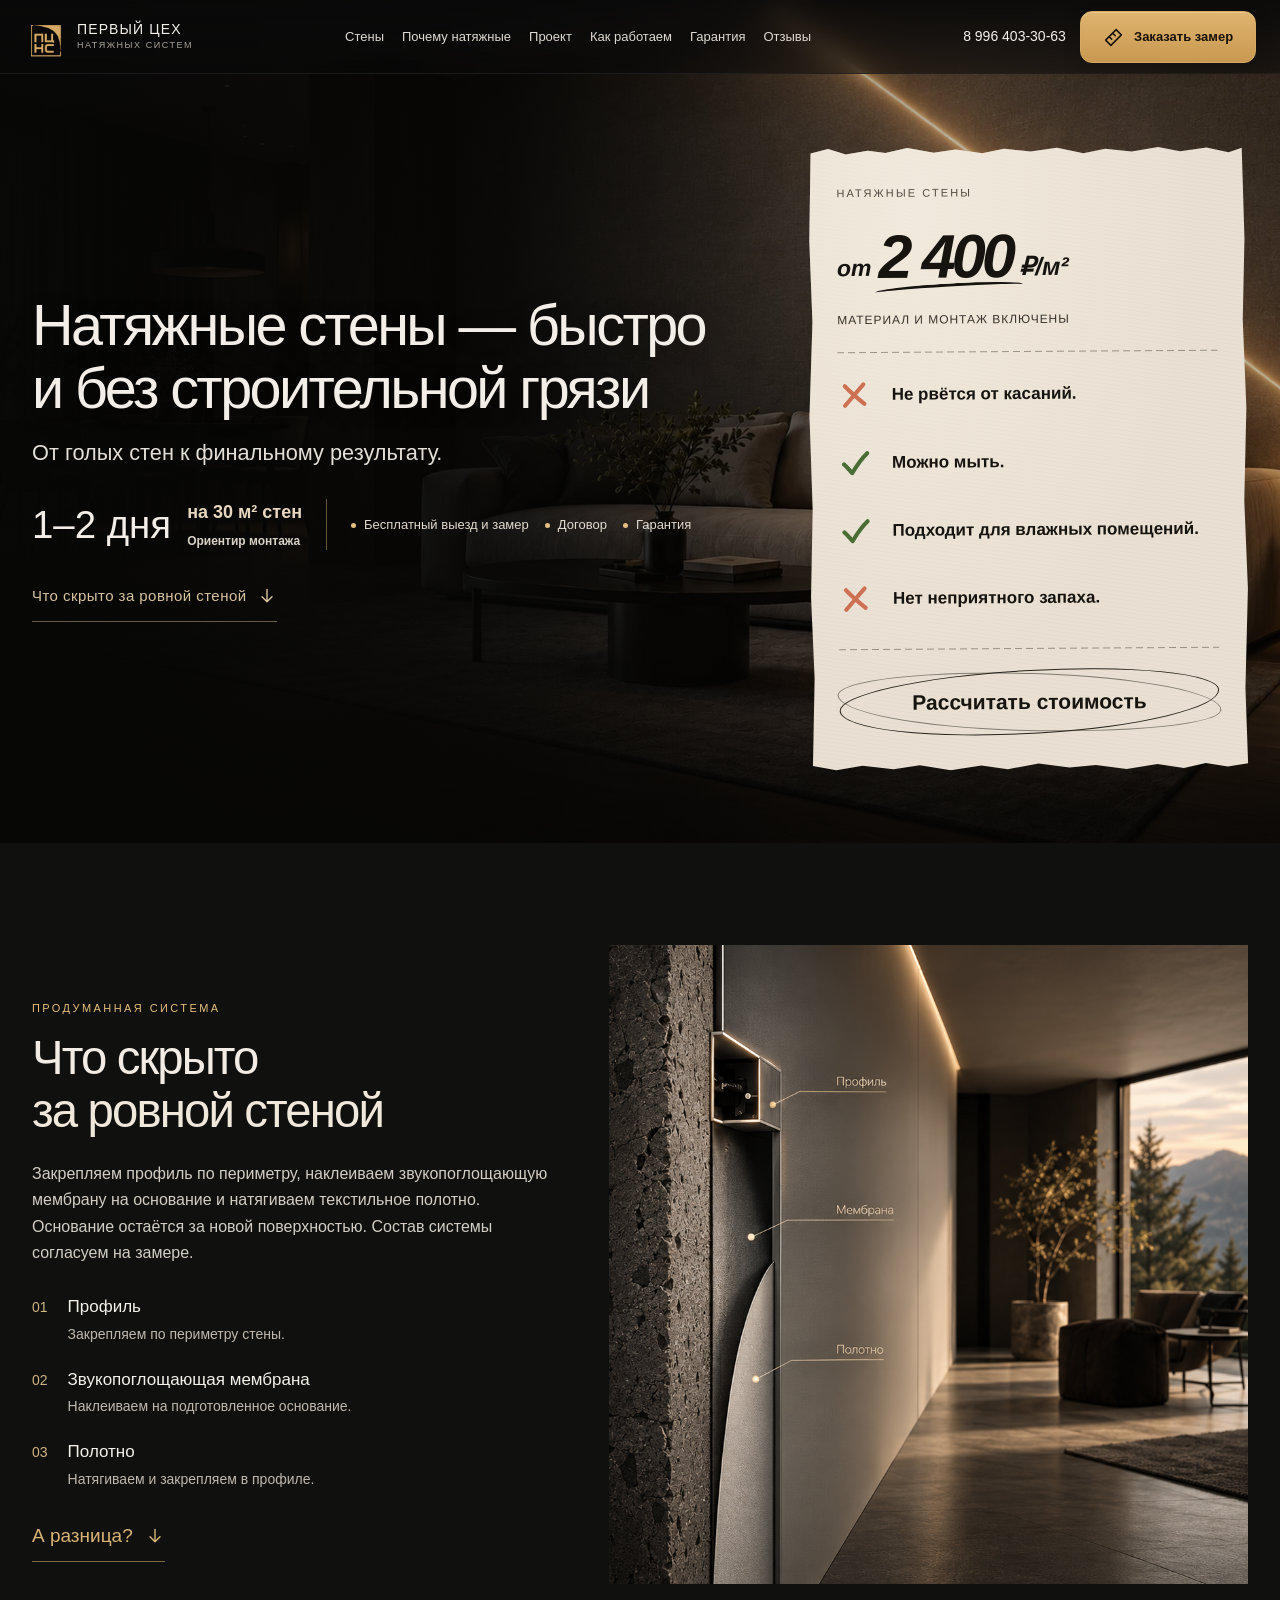
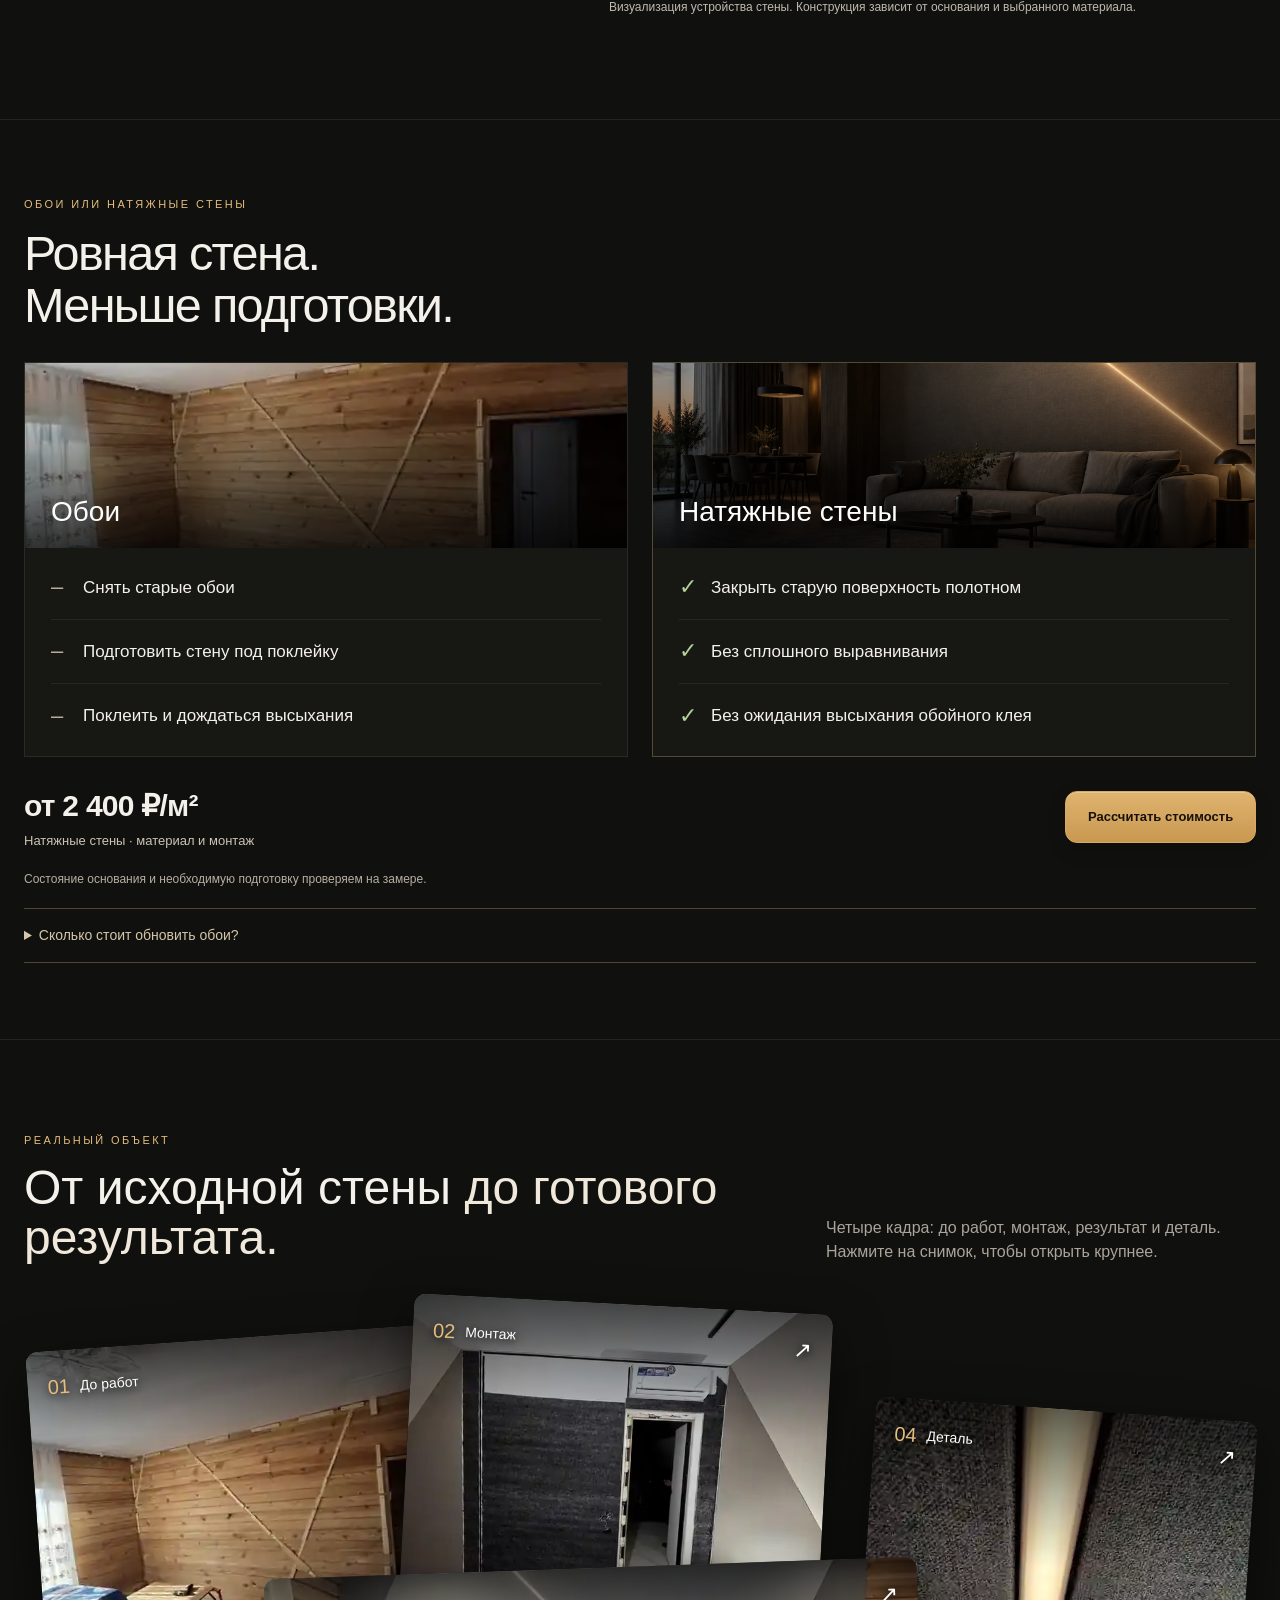
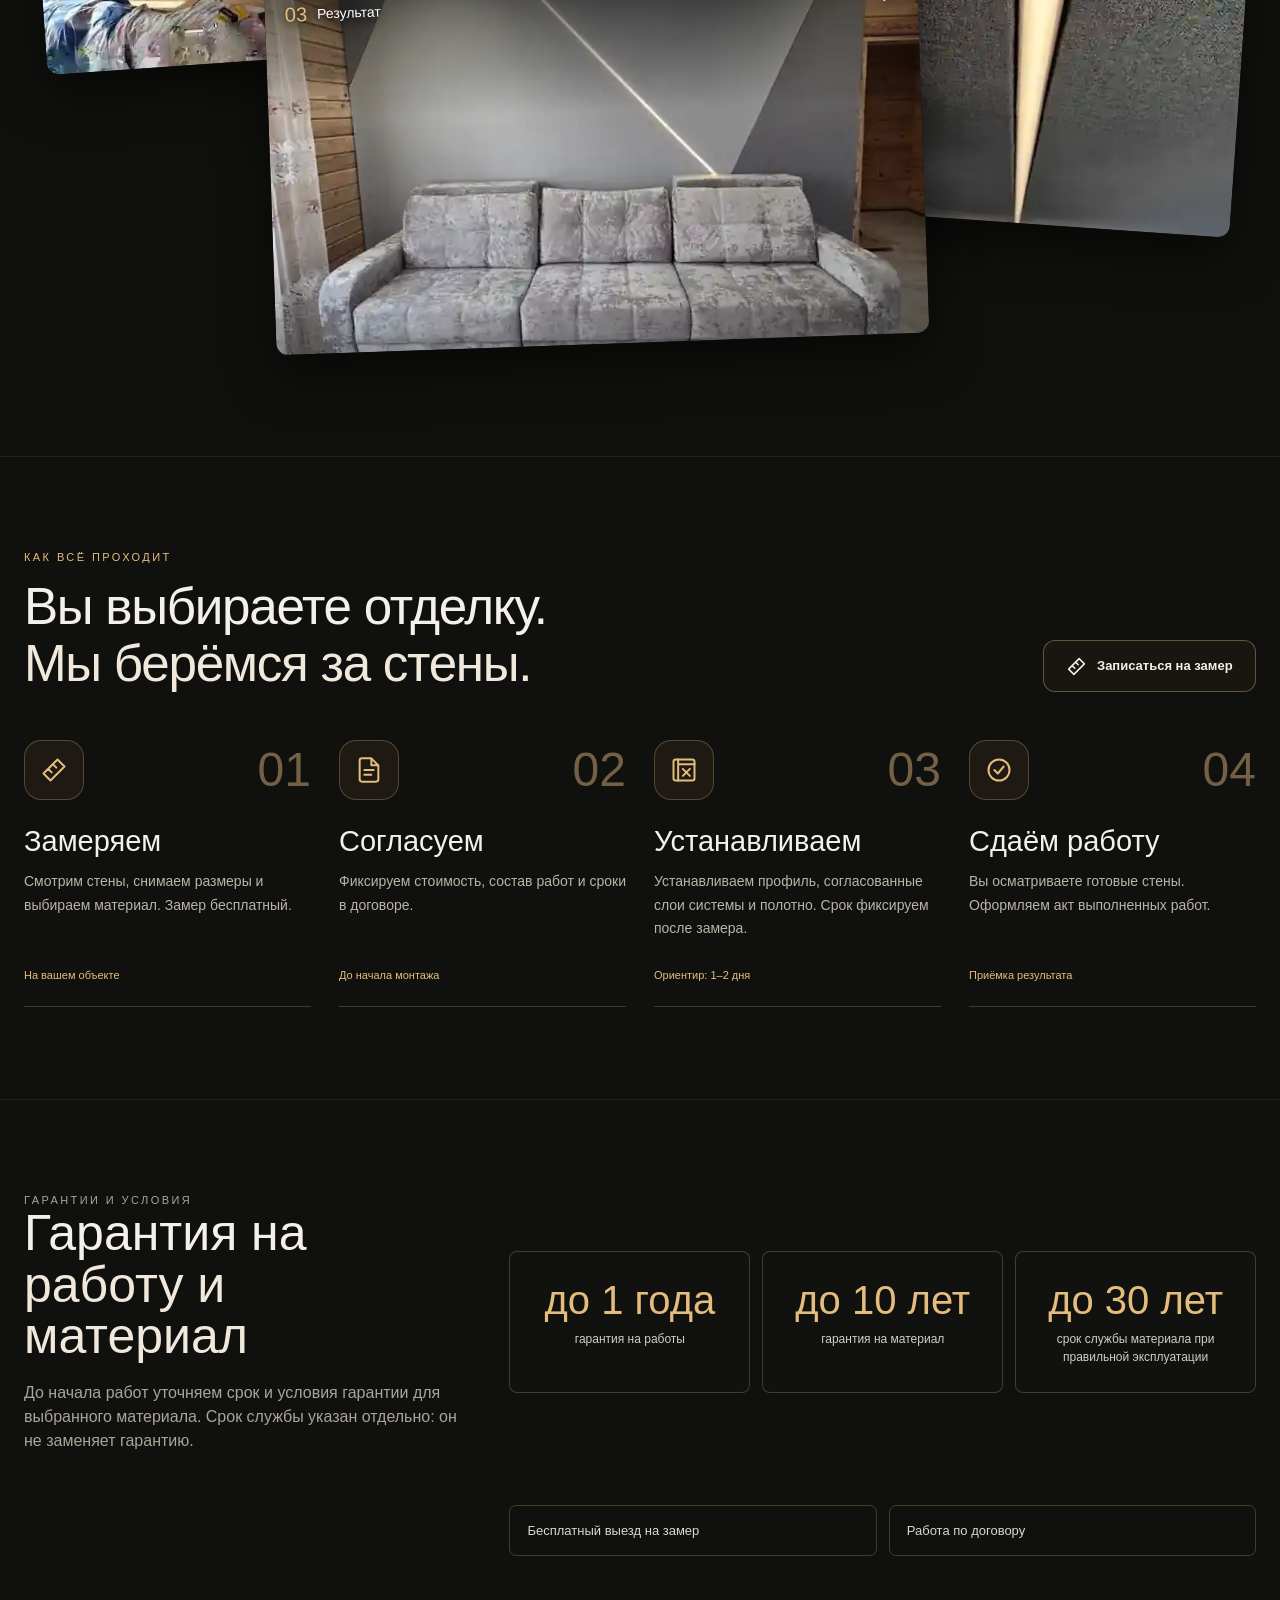
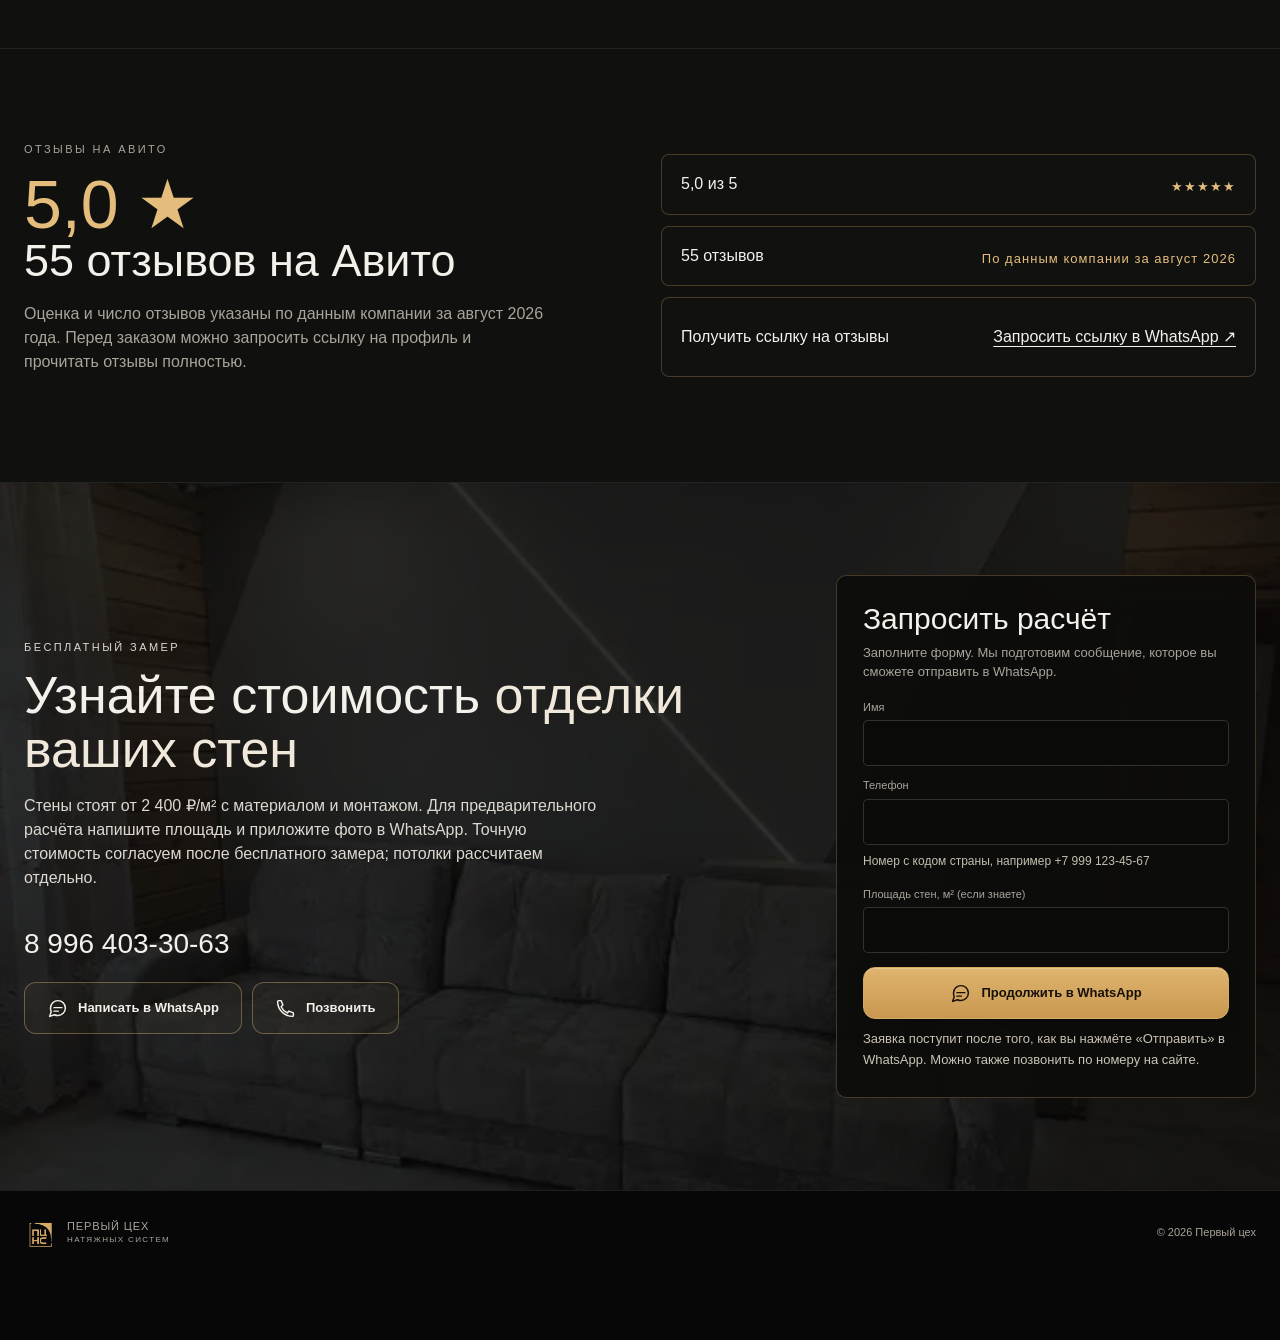
<file: index.html>
<!doctype html><html lang="ru"><head><meta charset="utf-8"><meta name="viewport" content="width=device-width,initial-scale=1,viewport-fit=cover"><title>Натяжные стены от 2 400 ₽/м² — Первый цех</title><meta name="description" content="Натяжные стены от 2 400 ₽/м² с материалом и монтажом. Также устанавливаем натяжные потолки. Бесплатный замер и расчёт."><meta name="theme-color" content="#090909"><link rel="icon" href="assets/logo.png"><link rel="stylesheet" href="styles.css?v=20260915-1936"><link rel="stylesheet" href="enhancements.css?v=20260915-1936"><link rel="stylesheet" href="comparison.css?v=20260915-1936"><link rel="stylesheet" href="story.css?v=20260915-1936"><link rel="stylesheet" href="attention.css?v=20260915-1936"><link rel="stylesheet" href="ui-refresh.css?v=20260916-bridge"><link rel="stylesheet" href="fullscreen.css?v=20260916-1"><link rel="stylesheet" href="revision-20260921.css?v=20260921-6"><style id="review-fixes-20260921">
.mount-detail{margin:0;min-width:0;padding:20px;background:rgba(9,8,7,.88);border-radius:16px}
.mount-detail svg{display:block;width:100%;height:auto}
.mount-detail figcaption{padding:0 10px 12px;color:#e2d9cb;font-size:15px;line-height:1.6}
.mount-detail small{display:block;margin-top:8px;font-size:12px;color:#b8ad9b}
.finish-visuals{display:grid;grid-template-columns:1fr 1fr;gap:24px;margin:0 0 32px}
.finish-visuals figure{position:relative;isolation:isolate;margin:0;min-height:390px;overflow:hidden;border-radius:16px;background:#28231d}
.finish-visuals img{position:absolute;inset:0;width:100%;height:100%;object-fit:cover}
.finish-visuals figure:after{content:"";position:absolute;inset:0;background:linear-gradient(0deg,rgba(0,0,0,.94),rgba(0,0,0,.5) 42%,transparent 85%);z-index:1}
.finish-visuals figcaption{position:absolute;z-index:2;bottom:0;left:0;right:0;padding:30px;color:#fff}
.finish-visuals small{display:block;font-size:13px;letter-spacing:.07em;color:#e6be7c;margin-bottom:12px}
.finish-visuals strong{display:block;font:400 clamp(28px,3vw,42px)/1.1 var(--serif);margin-bottom:12px}
.finish-visuals span{font-size:15px;line-height:1.5;color:#ddd5c9}
.finish-compare .finish-row>div{font-size:14px;line-height:1.55;padding:20px 16px}
.finish-compare .finish-row-head>div{font-size:14px}
@media(max-width:840px){.finish-visuals{gap:16px}.finish-visuals figure{min-height:360px}.finish-visuals figcaption{padding:22px}.finish-compare .finish-card dd{font-size:15px}.finish-compare .finish-card dt{font-size:11px}}
@media(max-width:600px){.finish-visuals{grid-template-columns:1fr}.finish-visuals figure{min-height:340px}.mount-detail{padding:10px}.mount-detail figcaption{font-size:14px}.wall-device-grid{min-width:0}}
</style><link rel="stylesheet" href="revision-20260922.css?v=20260923-2"><link rel="stylesheet" href="sections-v2.css?v=20260923"><link rel="stylesheet" href="audit-20260923.css?v=6"></head><body>
<header class="header"><div class="wrap header-in"><a class="brand" href="#top"><img src="assets/logo.png" alt="Логотип Первый цех"><span class="brand-text"><strong>Первый цех</strong><span>натяжных систем</span></span></a><nav class="nav"><a href="#walls">Стены</a><a href="#compare">Почему натяжные</a><a href="#case">Проект</a><a href="#process">Как работаем</a><a href="#guarantee">Гарантия</a><a href="#reviews">Отзывы</a></nav><div class="header-actions"><a class="phone" href="tel:+79964033063">8 996 403-30-63</a><a class="btn btn-primary attention-cue" href="#measure"><svg class="btn-icon" width="22" height="22" viewBox="0 0 24 24" fill="none" stroke="currentColor" stroke-width="1.7" stroke-linecap="round" stroke-linejoin="round" aria-hidden="true" focusable="false"><path d="m3 15 12-12 6 6L9 21l-6-6Z M7 11l3 3m1-7 3 3m1-7 3 3"/></svg><span class="btn-label">Заказать замер</span></a></div><button class="menu-btn" id="menuBtn" aria-expanded="false" aria-controls="mobilePanel" aria-label="Меню"><span></span></button></div></header>
<div class="mobile-panel" id="mobilePanel" aria-hidden="true" inert><nav><a href="#walls">Стены</a><a href="#compare">Почему натяжные</a><a href="#case">Проект</a><a href="#process">Как работаем</a><a href="#guarantee">Гарантия</a><a href="#reviews">Отзывы</a></nav><div class="mobile-contact"><a class="btn btn-primary attention-cue" href="#measure"><svg class="btn-icon" width="22" height="22" viewBox="0 0 24 24" fill="none" stroke="currentColor" stroke-width="1.7" stroke-linecap="round" stroke-linejoin="round" aria-hidden="true" focusable="false"><path d="m3 15 12-12 6 6L9 21l-6-6Z M7 11l3 3m1-7 3 3m1-7 3 3"/></svg><span class="btn-label">Заказать замер</span></a><a class="btn ghost" href="tel:+79964033063"><svg class="btn-icon" width="22" height="22" viewBox="0 0 24 24" fill="none" stroke="currentColor" stroke-width="1.7" stroke-linecap="round" stroke-linejoin="round" aria-hidden="true" focusable="false"><path d="M7 3H4a1 1 0 0 0-1 1c0 9.4 7.6 17 17 17a1 1 0 0 0 1-1v-3l-5-2-2 2a14 14 0 0 1-7-7l2-2-2-5Z"/></svg><span class="btn-label">Позвонить · 8 996 403-30-63</span></a></div></div>
<main id="top"><section class="hero hero-full hero-receipt-layout"><img class="full-section-image hero-full-image" src="assets/hero-interior-v2.webp?v=20260923-1" alt="" fetchpriority="high" decoding="async"><div class="wrap hero-receipt-grid"><div class="hero-receipt-copy"><h1 class="display">Натяжные стены — быстро и без строительной грязи</h1><p class="hero-receipt-lead">От голых стен к финальному результату.</p><div class="hero-receipt-facts"><div class="hero-time"><strong>1–2 дня</strong><span>на 30 м² стен<small>Ориентир монтажа</small></span></div><div class="hero-trust-line"><span>Бесплатный выезд и замер</span><span>Договор</span><span>Гарантия</span></div></div><a class="hero-down-link" href="#walls"><span>Что скрыто за ровной стеной</span><svg class="down-icon" width="20" height="20" viewBox="0 0 24 24" fill="none" stroke="currentColor" stroke-width="1.7" stroke-linecap="round" stroke-linejoin="round" aria-hidden="true"><path d="M12 4v15m-6-6 6 6 6-6"/></svg></a></div><aside class="receipt-card" aria-label="Стоимость и преимущества натяжных стен"><div class="receipt-kicker">Натяжные стены</div><div class="receipt-price"><small>от</small><strong>2 400</strong><span>₽/м²</span></div><div class="receipt-includes">Материал и монтаж включены</div><div class="receipt-rule" aria-hidden="true"></div><div class="receipt-benefits"><div><svg class="receipt-mark receipt-mark-no" viewBox="0 0 40 40" aria-hidden="true"><path d="M9 9c6 7 13 14 22 22M31 8C24 15 17 23 8 32"/></svg><b>Не рвётся от касаний.</b></div><div><svg class="receipt-mark receipt-mark-yes" viewBox="0 0 40 40" aria-hidden="true"><path d="M7 22c4 3 7 7 10 10C22 23 27 15 34 8"/></svg><b>Можно мыть.</b></div><div><svg class="receipt-mark receipt-mark-yes" viewBox="0 0 40 40" aria-hidden="true"><path d="M7 22c4 3 7 7 10 10C22 23 27 15 34 8"/></svg><b>Подходит для влажных помещений.</b></div><div><svg class="receipt-mark receipt-mark-no" viewBox="0 0 40 40" aria-hidden="true"><path d="M9 9c6 7 13 14 22 22M31 8C24 15 17 23 8 32"/></svg><b>Нет неприятного запаха.</b></div></div><div class="receipt-rule receipt-rule-bottom" aria-hidden="true"></div><a class="receipt-cta attention-cue" href="#measure">Рассчитать стоимость</a></aside></div></section><section class="section wall-system-v2" id="walls"><div class="wrap wall-system-grid"><div class="wall-system-copy"><p class="eyebrow">Продуманная система</p><h2>Что скрыто<br><span class="gold">за ровной стеной</span></h2><p>Закрепляем профиль по периметру, наклеиваем звукопоглощающую мембрану на основание и натягиваем текстильное полотно. Основание остаётся за новой поверхностью. Состав системы согласуем на замере.</p><ol class="system-steps"><li><span>01</span><div><b>Профиль</b><p>Закрепляем по периметру стены.</p></div></li><li><span>02</span><div><b>Звукопоглощающая мембрана</b><p>Наклеиваем на подготовленное основание.</p></div></li><li><span>03</span><div><b>Полотно</b><p>Натягиваем и закрепляем в профиле.</p></div></li></ol><a class="wall-scroll-link" href="#compare"><span>А разница?</span><svg class="down-icon" width="20" height="20" viewBox="0 0 24 24" fill="none" stroke="currentColor" stroke-width="1.7" stroke-linecap="round" stroke-linejoin="round" aria-hidden="true"><path d="M12 4v15m-6-6 6 6 6-6"/></svg></a></div><figure class="system-render" aria-label="Визуализация устройства натяжной стены"><div class="system-crop"><img src="assets/system-render-reference.png" width="1672" height="941" alt="Разрез стены: профиль, звукопоглощающая мембрана и наружное полотно" loading="lazy" decoding="async"></div><figcaption>Визуализация устройства стены. Конструкция зависит от основания и выбранного материала.</figcaption></figure></div></section><section class="section repair-simple" id="compare"><div class="wrap"><p class="eyebrow">Обои или натяжные стены</p><h2>Ровная стена.<br>Меньше подготовки.</h2><div class="repair-simple-grid"><article class="repair-simple-card"><div class="repair-simple-photo"><img src="assets/before.webp" alt="Основание до отделки" loading="lazy"><h3>Обои</h3></div><ul><li>Снять старые обои</li><li>Подготовить стену под поклейку</li><li>Поклеить и дождаться высыхания</li></ul></article><article class="repair-simple-card repair-simple-featured"><div class="repair-simple-photo"><img src="assets/hero-interior-v2.webp" alt="Визуализация готового интерьера" loading="lazy"><h3>Натяжные стены</h3></div><ul><li>Закрыть старую поверхность полотном</li><li>Без сплошного выравнивания</li><li>Без ожидания высыхания обойного клея</li></ul></article></div><div class="repair-simple-offer"><div><strong>от 2 400 ₽/м²</strong><span>Натяжные стены · материал и монтаж</span></div><a class="btn btn-primary" href="#measure">Рассчитать стоимость</a></div><p class="repair-simple-note">Состояние основания и необходимую подготовку проверяем на замере.</p><details class="wallpaper-estimate"><summary>Сколько стоит обновить обои?</summary><div class="estimate-body"><p>Пример расчёта на 9 м² стен по предоставленным расценкам. Это не универсальный прайс.</p><dl class="cost-breakdown"><div><dt>Обои: один рулон на 9 м²</dt><dd>2 000 ₽</dd></div><div><dt>Поклейка: 200 ₽ × 9 м²</dt><dd>1 800 ₽</dd></div><div><dt>Снятие старых обоев: 150 ₽ × 9 м²</dt><dd>1 350 ₽</dd></div><div><dt>Подготовка основания: условно 200 ₽ × 9 м²</dt><dd>1 800 ₽</dd></div></dl><p><strong>Всего по этим позициям: 6 950 ₽, или около 772 ₽/м².</strong> Клей и уборка не учтены. Реальный расход обоев зависит от высоты стен, проёмов и подгонки рисунка.</p><p>Грунтовка и выравнивание — разные работы: их необходимость и стоимость уточняются отдельно. В исходном примере на обновление обоев отведено 2–3 дня с уборкой; срок зависит от состояния стены и материалов.</p><p>Натяжная стена той же площади по стартовой цене: <strong>от 21 600 ₽</strong> с материалом и монтажом. В этом примере обои дешевле; для точного сравнения нужны две полные сметы на один объект.</p></div></details></div></section><section class="section project-section" id="case"><div class="wrap"><div class="section-head project-head"><div><p class="eyebrow">Реальный объект</p><h2>От исходной стены <span class="gold">до готового результата.</span></h2></div><p>Четыре кадра: до работ, монтаж, результат и деталь. Нажмите на снимок, чтобы открыть крупнее.</p></div><div class="project-collage" aria-label="Четыре фотографии отделки стены"><button class="collage-shot collage-before" type="button" data-photo-src="assets/before.webp" data-photo-caption="Исходная деревянная стена" aria-label="Открыть фото: Исходная деревянная стена"><img src="assets/before.webp" alt="Исходная деревянная стена" loading="lazy" decoding="async"><span class="collage-label"><small>01</small><strong>До работ</strong><span aria-hidden="true">↗</span></span></button><button class="collage-shot collage-process" type="button" data-photo-src="assets/process.webp" data-photo-caption="Подготовка и монтаж полотна" aria-label="Открыть фото: Подготовка и монтаж полотна"><img src="assets/process.webp" alt="Подготовка и монтаж полотна" loading="lazy" decoding="async"><span class="collage-label"><small>02</small><strong>Монтаж</strong><span aria-hidden="true">↗</span></span></button><button class="collage-shot collage-after" type="button" data-photo-src="assets/after.webp" data-photo-caption="Готовая стена со световой линией" aria-label="Открыть фото: Готовая стена со световой линией"><img src="assets/after.webp" alt="Готовая стена со световой линией" loading="lazy" decoding="async"><span class="collage-label"><small>03</small><strong>Результат</strong><span aria-hidden="true">↗</span></span></button><button class="collage-shot collage-detail" type="button" data-photo-src="assets/detail.webp" data-photo-caption="Фактура полотна и световая линия" aria-label="Открыть фото: Фактура полотна и световая линия"><img src="assets/detail.webp" alt="Фактура полотна и световая линия" loading="lazy" decoding="async"><span class="collage-label"><small>04</small><strong>Деталь</strong><span aria-hidden="true">↗</span></span></button></div></div></section><section class="section process-refresh" id="process"><div class="wrap"><div class="process-heading"><div><p class="eyebrow">Как всё проходит</p><h2>Вы выбираете отделку.<br><span class="gold">Мы берёмся за стены.</span></h2></div><a class="btn ghost" href="#measure"><svg class="btn-icon" width="22" height="22" viewBox="0 0 24 24" fill="none" stroke="currentColor" stroke-width="1.7" stroke-linecap="round" stroke-linejoin="round" aria-hidden="true" focusable="false"><path d="m3 15 12-12 6 6L9 21l-6-6Z M7 11l3 3m1-7 3 3m1-7 3 3"/></svg><span class="btn-label">Записаться на замер</span></a></div><ol class="order-steps"><li class="order-step"><div class="order-step-top"><span class="order-icon"><svg class="step-svg" width="22" height="22" viewBox="0 0 24 24" fill="none" stroke="currentColor" stroke-width="1.7" stroke-linecap="round" stroke-linejoin="round" aria-hidden="true" focusable="false"><path d="m3 15 12-12 6 6L9 21l-6-6Z M7 11l3 3m1-7 3 3m1-7 3 3"/></svg></span><span class="order-number">01</span></div><h3>Замеряем</h3><p>Смотрим стены, снимаем размеры и выбираем материал. Замер бесплатный.</p><small>На вашем объекте</small></li><li class="order-step"><div class="order-step-top"><span class="order-icon"><svg class="step-svg" width="22" height="22" viewBox="0 0 24 24" fill="none" stroke="currentColor" stroke-width="1.7" stroke-linecap="round" stroke-linejoin="round" aria-hidden="true" focusable="false"><path d="M14 2H6a2 2 0 0 0-2 2v16a2 2 0 0 0 2 2h12a2 2 0 0 0 2-2V8l-6-6Z M14 2v6h6M8 12h8m-8 4h6"/></svg></span><span class="order-number">02</span></div><h3>Согласуем</h3><p>Фиксируем стоимость, состав работ и сроки в договоре.</p><small>До начала монтажа</small></li><li class="order-step"><div class="order-step-top"><span class="order-icon"><svg class="step-svg" width="22" height="22" viewBox="0 0 24 24" fill="none" stroke="currentColor" stroke-width="1.7" stroke-linecap="round" stroke-linejoin="round" aria-hidden="true" focusable="false"><rect x="3" y="3" width="18" height="18" rx="2"/><path d="M7 3v18M7 7h14m-10 4 6 6m0-6-6 6"/></svg></span><span class="order-number">03</span></div><h3>Устанавливаем</h3><p>Устанавливаем профиль, согласованные слои системы и полотно. Срок фиксируем после замера.</p><small>Ориентир: 1–2 дня</small></li><li class="order-step"><div class="order-step-top"><span class="order-icon"><svg class="step-svg" width="22" height="22" viewBox="0 0 24 24" fill="none" stroke="currentColor" stroke-width="1.7" stroke-linecap="round" stroke-linejoin="round" aria-hidden="true" focusable="false"><circle cx="12" cy="12" r="9"/><path d="m8 12 3 3 5-6"/></svg></span><span class="order-number">04</span></div><h3>Сдаём работу</h3><p>Вы осматриваете готовые стены. Оформляем акт выполненных работ.</p><small>Приёмка результата</small></li></ol></div></section><section class="section guarantee" id="guarantee"><div class="wrap guarantee-grid"><div class="guarantee-copy"><p class="eyebrow">Гарантии и условия</p><h2>Гарантия на <span class="gold">работу и материал</span></h2><p>До начала работ уточняем срок и условия гарантии для выбранного материала. Срок службы указан отдельно: он не заменяет гарантию.</p></div><div class="metrics"><div class="metric"><strong>до 1 года</strong><span>гарантия на работы</span></div><div class="metric"><strong>до 10 лет</strong><span>гарантия на материал</span></div><div class="metric"><strong>до 30 лет</strong><span>срок службы материала при правильной эксплуатации</span></div></div><div class="guarantee-notes"><div class="note">Бесплатный выезд на замер</div><div class="note">Работа по договору</div></div></div></section>
<section class="section" id="reviews"><div class="wrap reviews-grid"><div class="rating-copy"><p class="eyebrow">Отзывы на Авито</p><h2><span class="rating">5,0 ★</span><br>55 отзывов на Авито</h2><p>Оценка и число отзывов указаны по данным компании за август 2026 года. Перед заказом можно запросить ссылку на профиль и прочитать отзывы полностью.</p></div><div class="review-points"><div class="review-point"><b>5,0 из 5</b><span>★★★★★</span></div><div class="review-point"><b>55 отзывов</b><span>По данным компании за август 2026</span></div><div class="review-point"><b>Получить ссылку на отзывы</b><a href="https://wa.me/79964033063?text=%D0%97%D0%B4%D1%80%D0%B0%D0%B2%D1%81%D1%82%D0%B2%D1%83%D0%B9%D1%82%D0%B5!%20%D0%9F%D1%80%D0%B8%D1%88%D0%BB%D0%B8%D1%82%D0%B5%2C%20%D0%BF%D0%BE%D0%B6%D0%B0%D0%BB%D1%83%D0%B9%D1%81%D1%82%D0%B0%2C%20%D1%81%D1%81%D1%8B%D0%BB%D0%BA%D1%83%20%D0%BD%D0%B0%20%D0%B2%D0%B0%D1%88%20%D0%BF%D1%80%D0%BE%D1%84%D0%B8%D0%BB%D1%8C%20%D0%90%D0%B2%D0%B8%D1%82%D0%BE%20%D1%81%20%D0%BE%D1%82%D0%B7%D1%8B%D0%B2%D0%B0%D0%BC%D0%B8." target="_blank" rel="noopener">Запросить ссылку в WhatsApp ↗</a></div></div></div></section>
<section class="section cta" id="measure"><div class="cta-bg"><img src="assets/hero.webp" alt=""></div><div class="wrap cta-in"><div class="cta-copy"><p class="eyebrow">Бесплатный замер</p><h2>Узнайте стоимость <span class="gold">отделки ваших стен</span></h2><p>Стены стоят от 2 400 ₽/м² с материалом и монтажом. Для предварительного расчёта напишите площадь и приложите фото в WhatsApp. Точную стоимость согласуем после бесплатного замера; потолки рассчитаем отдельно.</p><a class="cta-phone" href="tel:+79964033063">8 996 403-30-63</a><div class="contact-actions"><a class="btn ghost" href="https://wa.me/79964033063" target="_blank" rel="noopener"><svg class="btn-icon" width="22" height="22" viewBox="0 0 24 24" fill="none" stroke="currentColor" stroke-width="1.7" stroke-linecap="round" stroke-linejoin="round" aria-hidden="true" focusable="false"><path d="M21 11.5a8.5 8.5 0 0 1-8.5 8.5 9 9 0 0 1-4-.9L3 21l1.9-5.5a9 9 0 0 1-.9-4A8.5 8.5 0 0 1 12.5 3 8.5 8.5 0 0 1 21 11.5Z"/><path d="M8 11h9m-9 4h5"/></svg><span class="btn-label">Написать в WhatsApp</span></a><a class="btn ghost" href="tel:+79964033063"><svg class="btn-icon" width="22" height="22" viewBox="0 0 24 24" fill="none" stroke="currentColor" stroke-width="1.7" stroke-linecap="round" stroke-linejoin="round" aria-hidden="true" focusable="false"><path d="M7 3H4a1 1 0 0 0-1 1c0 9.4 7.6 17 17 17a1 1 0 0 0 1-1v-3l-5-2-2 2a14 14 0 0 1-7-7l2-2-2-5Z"/></svg><span class="btn-label">Позвонить</span></a></div></div><form class="form" id="leadForm"><h3>Запросить расчёт</h3><p>Заполните форму. Мы подготовим сообщение, которое вы сможете отправить в WhatsApp.</p><div class="field"><label for="name">Имя</label><input id="name" name="name" autocomplete="name" maxlength="80" required></div><div class="field"><label for="phone">Телефон</label><input id="phone" name="phone" type="tel" autocomplete="tel" inputmode="tel" maxlength="24" required aria-describedby="phoneHint"></div><small id="phoneHint">Номер с кодом страны, например +7 999 123-45-67</small><div class="field"><label for="area">Площадь стен, м² (если знаете)</label><input id="area" name="area" inputmode="decimal" maxlength="12"></div><button class="btn btn-primary attention-cue" type="submit"><svg class="btn-icon" width="22" height="22" viewBox="0 0 24 24" fill="none" stroke="currentColor" stroke-width="1.7" stroke-linecap="round" stroke-linejoin="round" aria-hidden="true" focusable="false"><path d="M21 11.5a8.5 8.5 0 0 1-8.5 8.5 9 9 0 0 1-4-.9L3 21l1.9-5.5a9 9 0 0 1-.9-4A8.5 8.5 0 0 1 12.5 3 8.5 8.5 0 0 1 21 11.5Z"/><path d="M8 11h9m-9 4h5"/></svg><span class="btn-label">Продолжить в WhatsApp</span></button><div class="form-note">Заявка поступит после того, как вы нажмёте «Отправить» в WhatsApp. Можно также позвонить по номеру на сайте.</div></form></div></section></main>
<div class="project-lightbox" id="projectLightbox" aria-hidden="true" inert role="dialog" aria-modal="true" aria-label="Фотография проекта"><button class="lightbox-close" id="lightboxClose" type="button" aria-label="Закрыть">×</button><figure><img id="lightboxImage" alt=""><figcaption id="lightboxCaption"></figcaption></figure></div><footer class="footer"><div class="wrap footer-in"><a class="brand" href="#top"><img src="assets/logo.png" alt=""><span class="brand-text"><strong>Первый цех</strong><span>натяжных систем</span></span></a><div>© <span id="year"></span> Первый цех</div></div></footer><div class="mobile-cta"><a class="btn ghost" href="tel:+79964033063"><svg class="btn-icon" width="22" height="22" viewBox="0 0 24 24" fill="none" stroke="currentColor" stroke-width="1.7" stroke-linecap="round" stroke-linejoin="round" aria-hidden="true" focusable="false"><path d="M7 3H4a1 1 0 0 0-1 1c0 9.4 7.6 17 17 17a1 1 0 0 0 1-1v-3l-5-2-2 2a14 14 0 0 1-7-7l2-2-2-5Z"/></svg><span class="btn-label">Позвонить</span></a><a class="btn btn-primary attention-cue" href="#measure"><svg class="btn-icon" width="22" height="22" viewBox="0 0 24 24" fill="none" stroke="currentColor" stroke-width="1.7" stroke-linecap="round" stroke-linejoin="round" aria-hidden="true" focusable="false"><rect x="5" y="2" width="14" height="20" rx="3"/><path d="M8 6h8M8 11h1m6 0h1m-8 4h1m6 0h1m-8 4h1m6 0h1"/></svg><span class="btn-label">Рассчитать</span></a></div>
<script src="script.js?v=20260925-1" defer></script></body></html>
</file>
<file: styles.css>
:root{--bg:#090909;--bg2:#0d0d0c;--panel:#11110f;--text:#f3f0e9;--muted:#aaa49a;--gold:#d6aa65;--gold2:#e4bd7c;--line:rgba(214,170,101,.28);--soft:rgba(255,255,255,.08);--max:1240px;--serif:Georgia,'Times New Roman',serif;--sans:Arial,Helvetica,sans-serif;--header:74px}
*{box-sizing:border-box}html{scroll-behavior:smooth;scroll-padding-top:calc(var(--header) + 16px);background:var(--bg)}body{margin:0;background:var(--bg);color:var(--text);font:16px/1.5 var(--sans);-webkit-font-smoothing:antialiased;overflow-x:hidden}body.menu-open{overflow:hidden}img{display:block;max-width:100%}a{color:inherit;text-decoration:none}button,input{font:inherit}.wrap{width:min(var(--max),calc(100% - 48px));margin:auto}.gold{color:var(--gold2)}.eyebrow{margin:0 0 14px;color:var(--gold2);font-size:11px;letter-spacing:.22em;text-transform:uppercase}.display{font-family:var(--serif);font-weight:400;line-height:.98;letter-spacing:-.035em}.btn{display:inline-flex;min-height:48px;padding:0 20px;align-items:center;justify-content:center;border:1px solid var(--gold);border-radius:6px;background:var(--gold);color:#17120b;font-size:13px;font-weight:700;cursor:pointer;transition:.16s}.btn:hover{filter:brightness(1.05);transform:translateY(-1px)}.btn.ghost{background:transparent;color:var(--text);border-color:rgba(214,170,101,.58);font-weight:600}.btn:focus-visible,a:focus-visible,input:focus-visible,button:focus-visible{outline:2px solid var(--gold2);outline-offset:3px}
.header{height:var(--header);position:fixed;inset:0 0 auto;z-index:100;background:rgba(9,9,9,.96);border-bottom:1px solid var(--soft)}.header-in{height:100%;display:flex;align-items:center;gap:24px}.brand{display:flex;align-items:center;gap:11px}.brand img{width:42px;height:42px;object-fit:contain}.brand-text strong{display:block;font-size:14px;line-height:1.1;font-weight:500;letter-spacing:.08em;text-transform:uppercase}.brand-text span{display:block;margin-top:4px;color:var(--muted);font-size:9px;line-height:1.1;letter-spacing:.17em;text-transform:uppercase}.nav{display:flex;gap:22px;margin:auto;font-size:13px;color:#ddd9d2}.nav a{padding:10px 0}.nav a:hover{color:var(--gold2)}.header-actions{display:flex;align-items:center;gap:14px}.phone{font-size:14px;white-space:nowrap}.phone small{display:block;color:var(--muted);font-size:10px;text-align:right}.menu-btn{display:none;margin-left:auto;width:42px;height:42px;border:1px solid var(--soft);border-radius:7px;background:#10100f;color:var(--text);cursor:pointer}.menu-btn span,.menu-btn:before,.menu-btn:after{content:'';display:block;width:18px;height:1px;margin:4px auto;background:currentColor;transition:.18s}.menu-btn[aria-expanded="true"] span{opacity:0}.menu-btn[aria-expanded="true"]:before{transform:translateY(5px) rotate(45deg)}.menu-btn[aria-expanded="true"]:after{transform:translateY(-5px) rotate(-45deg)}.mobile-panel{display:none;position:fixed;inset:var(--header) 0 0;z-index:99;background:rgba(8,8,8,.985);padding:28px 24px}.mobile-panel.open{display:block}.mobile-panel nav{display:grid}.mobile-panel nav a{padding:14px 4px;border-bottom:1px solid var(--soft);font:26px var(--serif)}.mobile-contact{display:grid;gap:10px;margin-top:26px}.mobile-contact .btn{width:100%}
.hero{padding:calc(var(--header) + 46px) 0 34px;border-bottom:1px solid var(--soft)}.hero-grid{display:grid;grid-template-columns:minmax(0,.86fr) minmax(560px,1.14fr);gap:46px;align-items:center}.hero-copy{padding:30px 0}.hero h1{margin:0 0 22px;font-size:clamp(52px,5vw,72px)}.hero-sub{margin:0 0 12px;font:25px/1.22 var(--serif)}.hero-text{max-width:540px;margin:0 0 28px;color:#d9d5cd}.hero-actions{display:flex;gap:12px;flex-wrap:wrap}.hero-media{position:relative;overflow:hidden;min-height:620px;border:1px solid var(--soft);border-radius:15px;background:#111}.hero-media>img{width:100%;height:620px;object-fit:cover}.price-card{position:absolute;right:24px;bottom:24px;width:330px;padding:26px;background:rgba(12,12,11,.96);border:1px solid rgba(214,170,101,.62);border-radius:12px;box-shadow:0 18px 45px rgba(0,0,0,.34)}.price-card small{color:#cac5bc}.price{margin:7px 0 16px;font:45px/1.08 var(--serif);color:var(--gold2)}.checks{display:grid;gap:9px;margin-bottom:20px;color:#ded9d1;font-size:13px}.checks span:before{content:'✓';margin-right:9px;color:var(--gold2)}.price-card .btn{width:100%}.trustbar{display:grid;grid-template-columns:repeat(3,1fr);margin-top:26px;background:var(--panel);border:1px solid var(--line);border-radius:9px;overflow:hidden}.trust{padding:18px 22px;border-right:1px solid var(--soft)}.trust:last-child{border-right:0}.trust b{display:block;font:25px var(--serif)}.trust span{display:block;margin-top:2px;color:var(--muted);font-size:12px}
.section{padding:92px 0;border-bottom:1px solid var(--soft);scroll-margin-top:calc(var(--header) + 16px)}.section-head{display:flex;align-items:end;justify-content:space-between;gap:34px;margin-bottom:34px}.section-head h2{max-width:760px;margin:0;font:400 48px/1.05 var(--serif)}.section-head>p{max-width:430px;margin:0;color:var(--muted)}.technology{display:grid;grid-template-columns:.92fr 1.08fr;gap:62px;align-items:center}.tech-copy h2{margin:0 0 24px;font:400 50px/1.03 var(--serif)}.tech-copy>p{max-width:560px;color:#d3cfc7}.tech-steps{display:grid;grid-template-columns:repeat(3,1fr);margin-top:32px}.tech-step{padding:0 18px;border-right:1px solid var(--line)}.tech-step:first-child{padding-left:0}.tech-step:last-child{border:0}.tech-step b{display:block;font:28px var(--serif);color:var(--gold2)}.tech-step span{font-size:13px;color:#d6d1c8}.tech-image{overflow:hidden;border:1px solid var(--soft);border-radius:12px}.tech-image img{width:100%;height:520px;object-fit:cover}.case-grid{display:grid;grid-template-columns:repeat(4,minmax(0,1fr));gap:14px}.case-card{overflow:hidden;background:var(--panel);border:1px solid var(--line);border-radius:9px}.case-card img{width:100%;aspect-ratio:4/3;object-fit:cover}.case-info{padding:16px}.case-num{display:inline-grid;place-items:center;width:32px;height:32px;margin-bottom:11px;border:1px solid var(--gold);border-radius:50%;color:var(--gold2);font-family:var(--serif)}.case-info h3{margin:0 0 5px;font:23px var(--serif)}.case-info p{margin:0;color:var(--muted);font-size:13px}.process-grid{display:grid;grid-template-columns:repeat(4,1fr);border-top:1px solid var(--line);border-bottom:1px solid var(--line)}.process-item{min-height:170px;padding:24px 22px;border-right:1px solid var(--line)}.process-item:last-child{border:0}.process-item .num{font:27px var(--serif);color:var(--gold2)}.process-item h3{margin:10px 0 7px;font:22px var(--serif)}.process-item p{margin:0;color:var(--muted);font-size:13px}.guarantee{background:var(--bg2)}.guarantee-grid{display:grid;grid-template-columns:.9fr 1.55fr;gap:52px;align-items:center}.guarantee-copy h2{margin:0 0 18px;font:400 50px/1.03 var(--serif)}.guarantee-copy p{margin:0;color:var(--muted)}.metrics{display:grid;grid-template-columns:repeat(3,1fr);gap:12px}.metric{padding:26px 16px;border:1px solid var(--line);border-radius:8px;background:#11110f;text-align:center}.metric strong{display:block;font:40px/1.1 var(--serif);color:var(--gold2)}.metric span{display:block;margin-top:8px;color:#d2cdc5;font-size:12px}.guarantee-notes{grid-column:2;display:grid;grid-template-columns:1fr 1fr;gap:12px}.note{padding:15px 17px;border:1px solid var(--line);border-radius:7px;color:#dcd7cf;font-size:13px}.reviews-grid{display:grid;grid-template-columns:1fr 1fr;gap:42px;align-items:center}.rating-copy h2{margin:0 0 16px;font:400 45px/1.08 var(--serif)}.rating{color:var(--gold2);font-size:68px;line-height:.95}.rating-copy p{max-width:520px;color:var(--muted)}.review-points{display:grid;gap:11px}.review-point{padding:17px 19px;border:1px solid var(--line);border-radius:8px;background:var(--panel)}.review-point b{font-weight:500}.review-point span{display:block;margin-top:5px;color:var(--gold2);font-size:13px;letter-spacing:.08em}.cta{position:relative;background:#0b0b0a}.cta-bg{position:absolute;inset:0;overflow:hidden}.cta-bg img{width:100%;height:100%;object-fit:cover;opacity:.42}.cta-bg:after{content:'';position:absolute;inset:0;background:rgba(7,7,7,.6)}.cta-in{position:relative;z-index:2;display:grid;grid-template-columns:1fr 420px;gap:54px;align-items:center}.cta h2{margin:0 0 18px;font:400 52px/1.03 var(--serif)}.cta-copy>p{max-width:580px;color:#ddd8d0}.cta-phone{display:inline-block;margin:22px 0;font:28px var(--serif)}.contact-actions{display:flex;gap:10px;flex-wrap:wrap}.form{padding:26px;background:rgba(13,13,12,.96);border:1px solid var(--line);border-radius:10px}.form h3{margin:0 0 7px;font:30px var(--serif)}.form>p{margin:0 0 17px;color:var(--muted);font-size:13px}.field{margin-bottom:11px}.field label{display:block;margin-bottom:5px;color:var(--muted);font-size:11px}.field input{width:100%;height:46px;padding:0 12px;border:1px solid rgba(255,255,255,.16);border-radius:5px;background:#0a0a09;color:#fff;outline:0}.field input:focus{border-color:var(--gold)}.form .btn{width:100%;margin-top:3px}.form-note{margin-top:10px;color:var(--muted);font-size:10px}.footer{padding:25px 0 92px;background:#070707}.footer-in{display:flex;align-items:center;justify-content:space-between;gap:24px;color:var(--muted);font-size:11px}.footer .brand img{width:32px;height:32px}.footer .brand-text strong{font-size:11px}.footer .brand-text span{font-size:8px}.mobile-cta{display:none}
@media(max-width:1120px){.nav,.header-actions{display:none}.menu-btn{display:block}.hero-grid{grid-template-columns:.82fr 1.18fr;gap:28px}.hero-media{min-height:560px}.hero-media>img{height:560px}.price-card{right:16px;bottom:16px;width:300px;padding:22px}.price{font-size:39px}.case-grid{grid-template-columns:repeat(2,1fr)}}
@media(max-width:860px){:root{--header:66px}.wrap{width:min(var(--max),calc(100% - 32px))}.header-in{gap:12px}.brand img{width:38px;height:38px}.brand-text strong{font-size:12px}.brand-text span{font-size:8px}.hero{padding-top:calc(var(--header) + 30px)}.hero-grid{grid-template-columns:1fr;gap:26px}.hero-copy{padding:0}.hero h1{font-size:clamp(46px,9vw,64px)}.hero-sub{font-size:22px}.hero-media{min-height:auto}.hero-media>img{height:auto;aspect-ratio:16/10;object-fit:cover}.price-card{position:relative;right:auto;bottom:auto;width:auto;border-radius:0;border-left:0;border-right:0;border-bottom:0;box-shadow:none}.trustbar{grid-template-columns:1fr}.trust{border-right:0;border-bottom:1px solid var(--soft);padding:15px 18px}.trust:last-child{border-bottom:0}.trust b{font-size:21px}.section{padding:70px 0}.section-head{display:block;margin-bottom:26px}.section-head h2,.tech-copy h2,.guarantee-copy h2,.rating-copy h2,.cta h2{font-size:38px}.section-head>p{margin-top:10px}.technology,.guarantee-grid,.reviews-grid,.cta-in{grid-template-columns:1fr;gap:28px}.tech-image{order:-1}.tech-image img{height:auto;aspect-ratio:4/3}.tech-steps{grid-template-columns:1fr}.tech-step{padding:11px 0;border-right:0;border-bottom:1px solid var(--line)}.tech-step:last-child{border-bottom:0}.case-grid{grid-template-columns:1fr 1fr}.process-grid{grid-template-columns:1fr 1fr}.process-item:nth-child(2){border-right:0}.process-item:nth-child(-n+2){border-bottom:1px solid var(--line)}.metrics{grid-template-columns:1fr}.metric{display:grid;grid-template-columns:120px 1fr;align-items:center;text-align:left;padding:18px}.metric strong{font-size:32px}.metric span{margin:0}.guarantee-notes{grid-column:auto}.rating{font-size:56px}.cta-in{gap:24px}.form{max-width:520px}.footer-in{flex-direction:column;text-align:center}.mobile-cta{position:fixed;z-index:95;left:10px;right:10px;bottom:max(10px,env(safe-area-inset-bottom));display:flex;gap:8px;padding:8px;background:rgba(13,13,12,.97);border:1px solid var(--line);border-radius:8px;box-shadow:0 12px 32px rgba(0,0,0,.42)}.mobile-cta .btn{flex:1;min-height:44px;padding:0 10px}}
@media(max-width:600px){.wrap{width:calc(100% - 24px)}.hero{padding-top:calc(var(--header) + 22px)}.hero h1{font-size:43px}.hero-sub{font-size:20px}.hero-text{font-size:14px}.hero-actions{display:grid;grid-template-columns:1fr}.hero-actions .btn{width:100%}.hero-media>img{aspect-ratio:4/3}.price-card{padding:20px}.price{font-size:36px}.section{padding:58px 0}.section-head h2,.tech-copy h2,.guarantee-copy h2,.rating-copy h2,.cta h2{font-size:34px}.case-grid{grid-template-columns:1fr}.case-card img{aspect-ratio:16/10}.process-grid{grid-template-columns:1fr}.process-item{min-height:auto;padding:18px 4px;border-right:0!important;border-bottom:1px solid var(--line)!important}.process-item:last-child{border-bottom:0!important}.guarantee-notes{grid-template-columns:1fr}.metric{grid-template-columns:105px 1fr}.rating-copy h2{font-size:32px}.rating{font-size:52px}.cta-phone{font-size:24px}.form{padding:20px}.contact-actions{display:grid;grid-template-columns:1fr 1fr}.contact-actions .btn{width:100%}.mobile-panel nav a{font-size:23px}}
@media(max-width:380px){.hero h1{font-size:38px}.section-head h2,.tech-copy h2,.guarantee-copy h2,.rating-copy h2,.cta h2{font-size:31px}.brand-text{display:none}.metric{grid-template-columns:92px 1fr}.metric strong{font-size:29px}}
</file>
<file: enhancements.css>
/* Motion system: one restrained language for every CTA */
.nav{gap:18px}
.btn{position:relative;overflow:hidden;isolation:isolate;will-change:transform,box-shadow}
.btn::before{content:"";position:absolute;z-index:0;pointer-events:none;top:-65%;left:-45%;width:28%;height:230%;background:linear-gradient(90deg,transparent,rgba(255,255,255,.46),transparent);transform:skewX(-18deg);opacity:0}
.btn>*{position:relative;z-index:1}
.btn-primary{background:linear-gradient(180deg,#dfb46f,#c99850);border-color:#d7aa63;color:#17110a;box-shadow:0 7px 18px rgba(0,0,0,.16),inset 0 1px 0 rgba(255,255,255,.24)}
.btn-primary:hover{filter:none;transform:translateY(-2px);box-shadow:0 11px 28px rgba(0,0,0,.24),0 0 0 1px rgba(228,189,124,.12),inset 0 1px 0 rgba(255,255,255,.28)}
.btn.ghost:hover{filter:none;transform:translateY(-2px);border-color:rgba(228,189,124,.86);background:rgba(214,170,101,.055)}
.btn:hover::before{animation:buttonSweep .82s ease-out both}
.btn.attention-cue.is-calling{animation:buttonWake 1.25s cubic-bezier(.2,.75,.2,1) both}
.btn.attention-cue.is-calling::before{animation:buttonSweep 1.15s ease-out both}

/* Hero motion without scaling the photo: keeps the image sharper */
.hero-copy>*{opacity:0;transform:translateY(14px);animation:heroCopyIn .7s cubic-bezier(.2,.75,.2,1) forwards}.hero-copy>*:nth-child(1){animation-delay:.05s}.hero-copy>*:nth-child(2){animation-delay:.13s}.hero-copy>*:nth-child(3){animation-delay:.21s}.hero-copy>*:nth-child(4){animation-delay:.29s}.hero-copy>*:nth-child(5){animation-delay:.37s}
.hero-animated{isolation:isolate}.hero-animated>img{transform:none!important;animation:none!important;filter:none!important;image-rendering:auto}
.hero-animated::after{content:"";position:absolute;z-index:1;inset:0;pointer-events:none;background:linear-gradient(108deg,transparent 0 43%,rgba(228,189,124,.075) 49%,transparent 55%);background-size:230% 100%;animation:heroLight 11s ease-in-out infinite}
.hero-badge{position:absolute;z-index:3;left:22px;top:22px;display:flex;align-items:center;gap:10px;padding:10px 13px;border:1px solid rgba(228,189,124,.34);border-radius:999px;background:rgba(8,8,8,.72);backdrop-filter:blur(10px);box-shadow:0 10px 28px rgba(0,0,0,.22)}.hero-badge-dot{width:8px;height:8px;border-radius:50%;background:var(--gold2);box-shadow:0 0 0 0 rgba(228,189,124,.35);animation:dotPulse 3.2s ease-out infinite}.hero-badge span:last-child{display:grid;line-height:1.05}.hero-badge b{font:16px var(--serif);font-weight:400;color:#fff}.hero-badge small{margin-top:3px;color:#bbb4a9;font-size:9px}
.price-card{overflow:hidden}.price-card::after{content:"";position:absolute;pointer-events:none;inset:-1px;border-radius:12px;background:linear-gradient(120deg,transparent 20%,rgba(228,189,124,.42) 48%,transparent 74%);background-size:240% 100%;mix-blend-mode:screen;opacity:.12;animation:priceSheen 8.5s ease-in-out infinite}.price-card.idle-active{animation:priceGlowOnce 1.3s ease-out both}

/* Aggressive comparison */
.compare-section{background:linear-gradient(180deg,#0a0a09,#0e0d0c)}.compare-head h2{max-width:900px}.compare-head>p{max-width:410px}.compare-battle{display:grid;grid-template-columns:minmax(0,1fr) 62px minmax(0,1fr);align-items:stretch;gap:14px}.compare-card{position:relative;padding:30px;border:1px solid var(--soft);border-radius:14px;background:#0e0e0d;overflow:hidden}.compare-card::before{content:"";position:absolute;inset:0;pointer-events:none;opacity:.45}.compare-card.classic{border-color:rgba(190,82,63,.46)}.compare-card.classic::before{background:radial-gradient(circle at 0 0,rgba(180,66,47,.17),transparent 44%)}.compare-card.stretch{border-color:rgba(214,170,101,.66);box-shadow:0 0 0 1px rgba(214,170,101,.05) inset}.compare-card.stretch::before{background:radial-gradient(circle at 100% 0,rgba(214,170,101,.15),transparent 44%)}.compare-card-top{position:relative;z-index:1;display:grid;gap:7px;margin-bottom:24px}.compare-kicker{font-size:10px;letter-spacing:.18em;text-transform:uppercase;color:#bbaea4}.classic .compare-kicker{color:#e39a88}.stretch .compare-kicker{color:var(--gold2)}.compare-card-top strong{max-width:520px;font:400 31px/1.08 var(--serif)}.compare-vs{align-self:center;justify-self:center;display:grid;place-items:center;width:52px;height:52px;border:1px solid var(--line);border-radius:50%;background:#0b0b0a;color:var(--gold2);font:15px var(--serif);box-shadow:0 0 0 8px #0d0d0c}.classic-chain,.stretch-chain{position:relative;z-index:1;display:flex;flex-wrap:wrap;align-items:center;gap:8px;margin:0 0 22px}.classic-chain span,.stretch-chain span{padding:10px 12px;border-radius:7px;font-size:12px;line-height:1;background:#141312;border:1px solid rgba(255,255,255,.08)}.classic-chain span{color:#d3bcb5}.classic-chain i,.stretch-chain i{font-style:normal;color:#665f59}.stretch-chain span{color:#f0e8dc;border-color:rgba(214,170,101,.3);background:rgba(214,170,101,.065)}.stretch-chain i{color:var(--gold2)}.compare-pains,.compare-wins{position:relative;z-index:1;display:grid;grid-template-columns:repeat(3,1fr);gap:9px}.compare-pains span,.compare-wins span{min-height:76px;padding:14px;border-radius:9px;border:1px solid rgba(255,255,255,.07);font-size:12px}.compare-pains span{display:flex;align-items:flex-end;color:#d3bbb5;background:rgba(150,55,42,.09)}.compare-pains span::before{content:"×";align-self:flex-start;margin-right:7px;color:#e58c78;font:21px/1 var(--serif)}.compare-wins span{display:block;color:#ddd7ce;background:rgba(214,170,101,.06)}.compare-wins b{display:block;margin-bottom:5px;color:var(--gold2);font:24px/1 var(--serif);font-weight:400}.compare-punch{display:grid;grid-template-columns:160px 1fr auto;align-items:center;gap:22px;margin-top:16px;padding:22px 24px;border:1px solid rgba(214,170,101,.5);border-radius:11px;background:rgba(214,170,101,.065)}.compare-punch>span{color:var(--gold2);font-size:10px;letter-spacing:.16em;text-transform:uppercase}.compare-punch>strong{font:400 22px/1.25 var(--serif)}.compare-punch .btn{white-space:nowrap}

/* Real-project gallery: no artificial zoom so the source stays crisp */
.project-section{background:#090908}.project-head{margin-bottom:28px}.project-gallery{display:grid;gap:13px}.project-stage{position:relative;isolation:isolate;overflow:hidden;width:100%;height:min(66vw,690px);min-height:520px;padding:0;border:1px solid rgba(214,170,101,.2);border-radius:15px;background:#0e0e0d;color:#fff;text-align:left;cursor:zoom-in;box-shadow:0 24px 55px rgba(0,0,0,.2)}.project-stage>img{width:100%;height:100%;object-fit:cover;transform:none!important;filter:none!important;image-rendering:auto;transition:opacity .25s ease}.project-stage.is-changing>img{opacity:.28}.stage-shade{position:absolute;z-index:1;inset:0;background:linear-gradient(180deg,rgba(0,0,0,.01) 38%,rgba(0,0,0,.12) 57%,rgba(0,0,0,.79) 100%);pointer-events:none}.project-count{position:absolute;z-index:2;top:22px;right:22px;padding:8px 11px;border:1px solid rgba(255,255,255,.22);border-radius:999px;background:rgba(6,6,6,.46);backdrop-filter:blur(8px);font:12px var(--serif);letter-spacing:.08em}.stage-copy{position:absolute;z-index:2;left:28px;right:28px;bottom:30px;display:grid;gap:5px;max-width:620px;pointer-events:none}.stage-copy small{color:var(--gold2);font-size:10px;letter-spacing:.17em;text-transform:uppercase}.stage-copy strong{font:400 40px/1.04 var(--serif)}.stage-copy em{margin-top:5px;color:#d4cfc8;font-size:11px;font-style:normal;opacity:.82}.project-progress{position:absolute;z-index:3;left:0;right:0;bottom:0;height:3px;background:rgba(255,255,255,.09)}.project-progress i{display:block;width:0;height:100%;background:var(--gold2)}.project-gallery.is-playing .project-progress i{animation:galleryProgress 4.8s linear forwards}.project-thumbs{display:grid;grid-template-columns:repeat(4,1fr);gap:12px}.project-thumb{position:relative;overflow:hidden;min-height:150px;padding:0;border:1px solid var(--soft);border-radius:10px;background:#11110f;color:#fff;cursor:pointer;text-align:left;transition:border-color .22s ease,transform .22s ease,opacity .22s ease;opacity:.72}.project-thumb:hover{opacity:1;transform:translateY(-2px)}.project-thumb.is-active{opacity:1;border-color:rgba(214,170,101,.72);box-shadow:0 0 0 1px rgba(214,170,101,.08) inset}.project-thumb img{width:100%;height:150px;object-fit:cover;transform:none!important;filter:none!important;image-rendering:auto}.project-thumb::after{content:"";position:absolute;inset:0;background:linear-gradient(180deg,transparent 45%,rgba(0,0,0,.72) 100%);pointer-events:none}.project-thumb>span{position:absolute;z-index:2;left:13px;right:13px;bottom:11px;font-size:11px}.project-thumb b{margin-right:6px;color:var(--gold2);font:13px var(--serif);font-weight:400}.project-lightbox{position:fixed;z-index:300;inset:0;display:grid;place-items:center;padding:28px;background:rgba(4,4,4,.93);backdrop-filter:blur(10px);opacity:0;visibility:hidden;transition:opacity .22s ease,visibility .22s ease}.project-lightbox.open{opacity:1;visibility:visible}.project-lightbox figure{margin:0;max-width:min(1120px,94vw);max-height:90vh;display:grid;gap:10px}.project-lightbox img{max-width:100%;max-height:82vh;border-radius:10px;border:1px solid var(--soft);object-fit:contain;image-rendering:auto}.project-lightbox figcaption{color:#d8d3cb;font-size:13px;text-align:center}.lightbox-close{position:absolute;top:18px;right:20px;width:44px;height:44px;border:1px solid rgba(255,255,255,.18);border-radius:50%;background:rgba(10,10,10,.72);color:#fff;font-size:30px;line-height:1;cursor:pointer}body.lightbox-open{overflow:hidden}

.motion-ready .reveal-item{opacity:0;transform:translateY(18px);transition:opacity .7s cubic-bezier(.2,.75,.2,1),transform .7s cubic-bezier(.2,.75,.2,1)}.motion-ready .reveal-item.in-view{opacity:1;transform:none}
@keyframes buttonSweep{0%{left:-45%;opacity:0}18%{opacity:.18}72%{left:120%;opacity:.72}100%{left:120%;opacity:0}}@keyframes buttonWake{0%,100%{transform:translateY(0) scale(1);box-shadow:inherit}42%{transform:translateY(-2px) scale(1.012);box-shadow:0 12px 30px rgba(0,0,0,.25),0 0 0 1px rgba(228,189,124,.24),0 0 24px rgba(214,170,101,.16)}}@keyframes phoneWake{0%,100%{color:inherit;text-shadow:none}45%{color:#f4dfbd;text-shadow:0 0 18px rgba(228,189,124,.3)}}@keyframes heroCopyIn{to{opacity:1;transform:none}}@keyframes heroLight{0%,72%,100%{background-position:210% 0;opacity:0}78%{opacity:.28}90%{background-position:-30% 0;opacity:.65}96%{opacity:0}}@keyframes dotPulse{0%,100%{box-shadow:0 0 0 0 rgba(228,189,124,.35)}50%{box-shadow:0 0 0 8px rgba(228,189,124,0)}}@keyframes priceSheen{0%,74%,100%{background-position:210% 0;opacity:.05}84%{opacity:.17}94%{background-position:-30% 0;opacity:.07}}@keyframes priceGlowOnce{0%,100%{border-color:rgba(214,170,101,.62);box-shadow:0 18px 45px rgba(0,0,0,.34)}45%{border-color:rgba(228,189,124,.98);box-shadow:0 18px 45px rgba(0,0,0,.34),0 0 0 1px rgba(228,189,124,.22),0 0 34px rgba(214,170,101,.17)}}@keyframes galleryProgress{from{width:0}to{width:100%}}
@media(max-width:1180px){.nav{gap:15px;font-size:12px}.compare-battle{grid-template-columns:1fr 48px 1fr}.compare-pains,.compare-wins{grid-template-columns:1fr}.compare-punch{grid-template-columns:140px 1fr}.compare-punch .btn{grid-column:1/-1;justify-self:start}}
@media(max-width:860px){.hero-badge{left:14px;top:14px}.compare-battle{grid-template-columns:1fr}.compare-vs{margin:-6px 0;z-index:2}.compare-punch{grid-template-columns:1fr}.compare-punch .btn{grid-column:auto;width:100%}.project-stage{height:auto;min-height:0;aspect-ratio:4/3}.project-thumbs{grid-template-columns:repeat(4,minmax(160px,1fr));overflow-x:auto;scroll-snap-type:x mandatory;padding-bottom:5px}.project-thumb{scroll-snap-align:start}.stage-copy strong{font-size:34px}.project-lightbox{padding:18px}.project-lightbox img{max-height:76vh}}
@media(max-width:600px){.hero-badge{padding:8px 10px}.hero-badge b{font-size:14px}.hero-badge small{font-size:8px}.compare-card{padding:22px}.compare-card-top strong{font-size:27px}.classic-chain,.stretch-chain{gap:6px}.classic-chain span,.stretch-chain span{padding:9px 10px}.compare-punch{padding:19px}.compare-punch>strong{font-size:20px}.project-stage{aspect-ratio:1/1.05}.stage-copy{left:18px;right:18px;bottom:20px}.stage-copy strong{font-size:29px}.project-count{top:14px;right:14px}.project-thumbs{grid-template-columns:repeat(4,minmax(142px,1fr));gap:9px}.project-thumb,.project-thumb img{height:132px;min-height:132px}.lightbox-close{top:12px;right:12px}}
@media(prefers-reduced-motion:reduce){.hero-copy>*,.hero-animated::after,.hero-badge-dot,.price-card::after,.btn::before,.btn,.phone-ring,.price-card,.project-stage>img,.project-progress i,.reveal-item,.project-lightbox{animation:none!important;transition:none!important;opacity:1!important;transform:none!important}.btn:hover,.project-thumb:hover{transform:none}}

/* Comparison v2: deliberately dirty on the left, clean and fast on the right */
.compare-section{position:relative;overflow:hidden;background:#0b0a09}
.compare-section::before{content:"";position:absolute;inset:0;pointer-events:none;background:radial-gradient(circle at 14% 20%,rgba(142,59,45,.10),transparent 30%),radial-gradient(circle at 78% 34%,rgba(214,170,101,.055),transparent 32%)}
.compare-intro{position:relative;z-index:1;max-width:930px;margin-bottom:34px}
.compare-intro h2{margin:0;max-width:900px;font:400 58px/1.00 var(--serif);letter-spacing:-.035em}
.compare-lead{max-width:700px;margin:20px 0 0;color:#bbb3aa;font-size:16px}
.dirty-word{color:#df8e7d}
.compare-showdown{position:relative;z-index:1;display:grid;grid-template-columns:1.08fr .92fr;gap:16px;align-items:stretch}
.compare-showdown .compare-card{min-height:590px;border-radius:16px;padding:34px}
.compare-showdown .compare-card::before{display:none}
.dirt-card{position:relative;overflow:hidden;border-color:rgba(194,78,59,.5)!important;background:radial-gradient(circle at 13% 18%,rgba(219,133,111,.13) 0 1px,transparent 2px),radial-gradient(circle at 23% 38%,rgba(219,133,111,.08) 0 1px,transparent 2px),radial-gradient(circle at 74% 18%,rgba(255,255,255,.055) 0 1px,transparent 2px),radial-gradient(circle at 84% 66%,rgba(219,133,111,.07) 0 1px,transparent 2px),linear-gradient(145deg,#17110f,#0f0e0d 65%)}
.dirt-card::after{content:"ПЫЛЬ";position:absolute;right:-16px;bottom:-32px;z-index:0;color:rgba(218,126,105,.055);font:700 124px/1 var(--sans);letter-spacing:-.08em;transform:rotate(-4deg);pointer-events:none}
.compare-showdown .compare-kicker{position:relative;z-index:2;display:inline-block;margin-bottom:18px;font-size:11px;letter-spacing:.19em;text-transform:uppercase}
.dirt-card .compare-kicker{color:#e59382}
.clean-card .compare-kicker{color:var(--gold2)}
.compare-showdown h3{position:relative;z-index:2;margin:0 0 26px;font:400 47px/.98 var(--serif);letter-spacing:-.035em}
.dirt-card h3{color:#f0ded9}
.dirt-card h3 em{color:#df8e7d;font-style:normal}
.clean-card h3 span{color:var(--gold2)}
.clean-card>p{position:relative;z-index:2;max-width:500px;margin:0 0 30px;color:#c8c1b8}
.mess-list{position:relative;z-index:2;display:grid;border-top:1px solid rgba(229,147,130,.25)}
.mess-list>div{display:grid;grid-template-columns:48px 1fr;gap:15px;align-items:center;min-height:69px;border-bottom:1px solid rgba(229,147,130,.18)}
.mess-list b{color:#ae6455;font:16px var(--serif);font-weight:400}
.mess-list span{display:grid;gap:2px}
.mess-list strong{font:400 23px/1.05 var(--serif);color:#f2ded9}
.mess-list small{color:#a99995;font-size:11px}
.dirt-stamp{position:relative;z-index:2;display:inline-block;margin-top:24px;padding:10px 13px;border:1px solid rgba(225,133,114,.35);border-radius:7px;color:#df8e7d;background:rgba(170,65,48,.08);font-size:10px;letter-spacing:.14em;text-transform:uppercase}
.clean-card{border-color:rgba(214,170,101,.72)!important;background:linear-gradient(145deg,rgba(214,170,101,.08),rgba(16,15,13,.96) 40%,#0e0e0d)}
.clean-steps{position:relative;z-index:2;display:grid;gap:10px;margin:0 0 24px}
.clean-steps>div{display:grid;grid-template-columns:50px 1fr;align-items:center;min-height:72px;padding:0 18px;border:1px solid rgba(214,170,101,.20);border-radius:10px;background:rgba(214,170,101,.035)}
.clean-steps>div.final{border-color:rgba(214,170,101,.65);background:rgba(214,170,101,.09)}
.clean-steps b{color:var(--gold2);font:16px var(--serif);font-weight:400}
.clean-steps strong{font:400 24px/1.05 var(--serif)}
.clean-facts{position:relative;z-index:2;display:grid;grid-template-columns:repeat(3,1fr);gap:9px}
.clean-facts span{min-height:98px;padding:16px;border:1px solid rgba(214,170,101,.16);border-radius:10px;background:rgba(214,170,101,.04)}
.clean-facts strong{display:block;margin-bottom:7px;color:var(--gold2);font:400 27px/1 var(--serif)}
.clean-facts small{display:block;color:#bcb5ab;font-size:11px;line-height:1.3}
.compare-punch{position:relative;z-index:1;display:flex;justify-content:space-between;align-items:center;gap:24px;margin-top:16px;padding:24px 26px;border:1px solid rgba(214,170,101,.46);border-radius:12px;background:rgba(214,170,101,.055)}
.compare-punch>div{display:grid;gap:4px}
.compare-punch>div>span{color:#a9a198;font-size:11px;text-transform:uppercase;letter-spacing:.14em}
.compare-punch>div>strong{font:400 26px/1.15 var(--serif)}
.compare-punch .btn{flex:0 0 auto;white-space:nowrap}
@media(max-width:980px){.compare-intro h2{font-size:48px}.compare-showdown{grid-template-columns:1fr}.compare-showdown .compare-card{min-height:0}.compare-punch{align-items:flex-start;flex-direction:column}.compare-punch .btn{width:100%}}
@media(max-width:600px){.compare-intro{margin-bottom:24px}.compare-intro h2{font-size:38px}.compare-lead{font-size:14px}.compare-showdown .compare-card{padding:22px}.compare-showdown h3{font-size:37px}.mess-list>div{grid-template-columns:40px 1fr;min-height:62px}.mess-list strong{font-size:21px}.dirt-card::after{font-size:84px}.clean-facts{grid-template-columns:1fr}.clean-facts span{min-height:0}.compare-punch{padding:20px}.compare-punch>div>strong{font-size:22px}}
</file>
<file: comparison.css>
/* Visual comparison rebuilt from the approved concept */
.visual-compare{position:relative;overflow:hidden;background:
radial-gradient(circle at 12% 45%,rgba(143,62,44,.16),transparent 34%),
radial-gradient(circle at 88% 42%,rgba(214,170,101,.08),transparent 35%),
#0a0908}
.visual-compare::before{content:"";position:absolute;inset:0;pointer-events:none;opacity:.18;background-image:
radial-gradient(circle at 15% 20%,rgba(255,255,255,.12) 0 1px,transparent 1.5px),
radial-gradient(circle at 8% 75%,rgba(206,108,83,.18) 0 1px,transparent 1.5px),
radial-gradient(circle at 24% 58%,rgba(206,108,83,.12) 0 1px,transparent 1.5px);background-size:74px 74px,96px 96px,120px 120px}
.visual-compare .wrap{position:relative;z-index:1}
.visual-compare-head{text-align:center;max-width:980px;margin:0 auto 34px}
.visual-compare-head .eyebrow{margin-bottom:12px}
.visual-compare-head h2{margin:0;font:400 58px/.98 var(--serif);letter-spacing:-.035em}
.visual-compare-head>p:last-child{margin:14px auto 0;max-width:720px;color:#b8b0a7;font-size:17px}
.visual-compare-grid{display:grid;grid-template-columns:minmax(0,1fr) 62px minmax(0,1fr);gap:18px;align-items:stretch}
.visual-side{position:relative;overflow:hidden;padding:28px;border-radius:16px;border:1px solid var(--soft);background:#0f0e0d;box-shadow:0 18px 45px rgba(0,0,0,.2)}
.visual-side-dirty{border-color:rgba(191,78,57,.46);background:linear-gradient(145deg,#17110f,#0f0e0d 62%)}
.visual-side-dirty::after{content:"";position:absolute;inset:0;pointer-events:none;background:radial-gradient(circle at 15% 15%,rgba(191,78,57,.12),transparent 38%)}
.visual-side-clean{border-color:rgba(214,170,101,.64);background:linear-gradient(145deg,rgba(214,170,101,.055),#0e0e0d 42%)}
.visual-side-title{position:relative;z-index:2;margin-bottom:20px}
.visual-side-title h3{margin:0 0 4px;font:400 34px/1.05 var(--serif)}
.visual-side-title p{margin:0;color:#b7afa6;font-size:15px}
.visual-side-dirty .visual-side-title p{color:#d4aaa0}
.visual-side-clean .visual-side-title h3{color:#f0c27f}
.cmp-strip{position:relative;z-index:2;display:grid;overflow:hidden;border:1px solid rgba(255,255,255,.11);border-radius:11px;background:#0c0c0b}
.cmp-strip-5{grid-template-columns:repeat(5,minmax(0,1fr))}
.cmp-strip-3{grid-template-columns:repeat(3,minmax(0,1fr))}
.cmp-shot{position:relative;min-width:0;height:355px;margin:0;overflow:hidden;border-right:1px solid rgba(255,255,255,.13);background:#111}
.cmp-shot:last-child{border-right:0}
.cmp-shot img{width:100%;height:100%;object-fit:cover;display:block;filter:saturate(.8) contrast(1.04)}
.visual-side-clean .cmp-shot img{filter:saturate(.92) contrast(1.02)}
.cmp-shot::after{content:"";position:absolute;inset:0;background:linear-gradient(180deg,rgba(0,0,0,.48),transparent 29%,transparent 68%,rgba(0,0,0,.12));pointer-events:none}
.cmp-shot figcaption{position:absolute;z-index:2;top:14px;left:14px;right:10px;color:#fff;font-size:13px;font-weight:700;text-shadow:0 2px 10px rgba(0,0,0,.7)}
.cmp-badges{position:relative;z-index:2;display:flex;flex-wrap:wrap;gap:8px;margin-top:15px}
.cmp-badges span{display:inline-flex;align-items:center;gap:8px;min-height:38px;padding:0 12px;border:1px solid rgba(255,255,255,.10);border-radius:999px;font-size:12px;background:rgba(255,255,255,.025)}
.cmp-badges span::before{display:grid;place-items:center;width:20px;height:20px;border-radius:50%;font-size:13px;font-weight:800;line-height:1}
.cmp-badges.negative span{border-color:rgba(211,101,80,.38);color:#e2cbc5;background:rgba(159,61,45,.055)}
.cmp-badges.negative span::before{content:"×";background:#cf6551;color:#180a07}
.cmp-badges.positive span{border-color:rgba(214,170,101,.34);color:#e8dfd2;background:rgba(214,170,101,.045)}
.cmp-badges.positive span::before{content:"✓";background:#e0b46d;color:#17110a}
.visual-vs{align-self:center;justify-self:center;display:grid;place-items:center;width:54px;height:54px;border-radius:50%;border:1px solid rgba(214,170,101,.55);background:#0b0a09;color:#efc77f;font:400 17px var(--serif);box-shadow:0 0 0 8px #0b0a09,0 0 32px rgba(214,170,101,.08)}
.visual-compare-footer{display:flex;align-items:center;justify-content:center;gap:26px;margin-top:30px;text-align:center;flex-wrap:wrap}
.visual-compare-footer strong{font:400 28px/1.15 var(--serif)}
.visual-compare-footer strong span{color:#efc77f}
.visual-compare-footer .btn{min-width:220px}
@media(max-width:1180px){.visual-compare-head h2{font-size:50px}.visual-compare-grid{grid-template-columns:1fr}.visual-vs{margin:-2px auto}.cmp-shot{height:320px}}
@media(max-width:760px){.visual-compare-head{text-align:left}.visual-compare-head h2{font-size:41px}.visual-compare-head>p:last-child{margin-left:0}.visual-side{padding:20px}.visual-side-title h3{font-size:29px}.cmp-strip{overflow-x:auto;scroll-snap-type:x mandatory}.cmp-strip-5{grid-template-columns:repeat(5,150px)}.cmp-strip-3{grid-template-columns:repeat(3,210px)}.cmp-shot{height:290px;scroll-snap-align:start}.cmp-badges{display:grid;grid-template-columns:1fr 1fr}.cmp-badges span{justify-content:flex-start}.visual-compare-footer{align-items:stretch;flex-direction:column}.visual-compare-footer strong{font-size:24px}.visual-compare-footer .btn{width:100%}}
@media(max-width:430px){.visual-compare-head h2{font-size:36px}.cmp-badges{grid-template-columns:1fr}.cmp-shot{height:270px}.cmp-strip-5{grid-template-columns:repeat(5,138px)}.cmp-strip-3{grid-template-columns:repeat(3,190px)}}

/* The transition card between comparison and gallery is intentionally removed. */
.project-bridge{display:none!important}
</file>
<file: story.css>
/* Clear explanation + two-picture comparison */
.wall-explain-section{position:relative;overflow:hidden;background:linear-gradient(180deg,#0a0a09,#0d0c0b)}.wall-explain-section:before{content:"";position:absolute;inset:0;pointer-events:none;background:radial-gradient(circle at 78% 45%,rgba(214,170,101,.1),transparent 34%)}.wall-explain{position:relative;z-index:1;display:grid;grid-template-columns:minmax(0,.96fr) minmax(420px,1.04fr);gap:64px;align-items:center}.wall-explain-copy h2{margin:0 0 22px;font:400 56px/1 var(--serif);letter-spacing:-.035em}.wall-explain-lead{max-width:720px;margin:0 0 16px;font:400 27px/1.25 var(--serif);color:#f0ece4}.wall-explain-note{max-width:660px;margin:0;color:#bbb4aa;font-size:16px;line-height:1.65}.wall-thesis{display:grid;gap:5px;max-width:690px;margin-top:26px;padding:20px 22px;border-left:2px solid var(--gold2);background:rgba(214,170,101,.055)}.wall-thesis span{color:#9f978d;font-size:10px;letter-spacing:.16em;text-transform:uppercase}.wall-thesis strong{font:400 24px/1.25 var(--serif);color:#fff}.wall-question{display:inline-flex;align-items:center;gap:11px;margin-top:30px;padding:12px 15px;border:1px solid rgba(214,170,101,.34);border-radius:999px;color:#e8dfd2;background:rgba(214,170,101,.035);font-size:13px;transition:.2s}.wall-question:hover{transform:translateY(-1px);border-color:rgba(228,189,124,.72);background:rgba(214,170,101,.07)}.question-dot{width:9px;height:9px;flex:0 0 9px;border-radius:50%;background:var(--gold2);animation:questionPing 2.8s ease-out infinite}.wall-question b{color:var(--gold2);font-size:16px;font-weight:400;animation:questionArrow 2.8s ease-in-out infinite}.wall-diagram{position:relative;min-height:470px;perspective:1000px}.wall-layer{position:absolute;top:50%;width:64%;height:72%;transform:translateY(-50%);border-radius:14px;overflow:hidden;box-shadow:0 24px 55px rgba(0,0,0,.28)}.wall-layer-old{left:2%;padding:24px;border:1px solid rgba(206,105,82,.28);background:linear-gradient(145deg,#24201d,#171513);transform:translateY(-50%) rotateY(9deg) rotateZ(-1.2deg)}.wall-layer-old:before{content:"";position:absolute;inset:0;background:linear-gradient(116deg,transparent 19%,rgba(255,255,255,.035) 20%,transparent 21%),linear-gradient(70deg,transparent 43%,rgba(205,112,91,.08) 44%,transparent 45%);background-size:180px 180px,220px 220px}.wall-layer-old span,.wall-layer-old small,.wall-layer-new span,.wall-layer-new strong{position:relative;z-index:1;display:block}.wall-layer-old span{color:#d7b3aa;font:25px var(--serif)}.wall-layer-old small{margin-top:6px;color:#8f8580;font-size:11px}.wall-layer-new{right:1%;padding:26px;border:1px solid rgba(228,189,124,.66);background:linear-gradient(145deg,#1a1916,#0f0f0e);transform:translateY(-50%) rotateY(-8deg) rotateZ(.8deg);box-shadow:0 26px 70px rgba(0,0,0,.34)}.wall-layer-new:before{content:"";position:absolute;inset:0;background:linear-gradient(112deg,transparent 0 43%,rgba(228,189,124,.09) 49%,transparent 55%);background-size:220% 100%;animation:wallSheen 7s ease-in-out infinite}.wall-layer-new span{color:var(--gold2);font-size:11px;letter-spacing:.15em;text-transform:uppercase}.wall-layer-new strong{max-width:390px;margin-top:12px;font:400 38px/1.03 var(--serif)}.wall-profile{position:absolute;z-index:4;right:4.5%;width:57%;height:3px;background:linear-gradient(90deg,transparent,var(--gold2) 16% 84%,transparent);box-shadow:0 0 18px rgba(228,189,124,.22)}.wall-profile-top{top:14%}.wall-profile-bottom{bottom:14%}.wall-gap-label{position:absolute;z-index:5;left:48%;top:50%;padding:7px 9px;border:1px solid rgba(228,189,124,.4);border-radius:999px;background:#0c0b0a;color:var(--gold2);font-size:9px;letter-spacing:.13em;text-transform:uppercase;transform:translate(-50%,-50%) rotate(-90deg)}
.compare-simple{position:relative;overflow:hidden;background:linear-gradient(180deg,#0d0c0b,#090909)}.compare-simple:before{content:"";position:absolute;inset:0;pointer-events:none;background:radial-gradient(circle at 17% 50%,rgba(151,58,44,.12),transparent 30%),radial-gradient(circle at 83% 50%,rgba(214,170,101,.08),transparent 32%)}.compare-simple .wrap{position:relative;z-index:1}.compare-simple-head{max-width:900px;margin:0 auto 34px;text-align:center}.compare-simple-head h2{margin:0;font:400 56px/1 var(--serif);letter-spacing:-.035em}.compare-simple-head>p:last-child{margin:14px auto 0;color:#b7afa5;font-size:16px}.compare-duo{position:relative;display:grid;grid-template-columns:1fr 1fr;gap:0;max-width:1180px;margin:0 auto}.compare-picture{position:relative;min-width:0}.compare-photo{position:relative;height:520px;overflow:hidden;background:#111;box-shadow:0 22px 55px rgba(0,0,0,.28)}.compare-picture-old .compare-photo{clip-path:polygon(0 0,100% 0,94% 100%,0 100%);border-radius:16px 0 0 16px}.compare-picture-new .compare-photo{clip-path:polygon(6% 0,100% 0,100% 100%,0 100%);border-radius:0 16px 16px 0}.compare-photo img{width:100%;height:100%;object-fit:cover;display:block}.compare-picture-old .compare-photo img{filter:saturate(.62) contrast(1.06) brightness(.72)}.compare-picture-new .compare-photo img{filter:saturate(.92) contrast(1.02) brightness(.96)}.compare-photo:after{content:"";position:absolute;inset:0;background:linear-gradient(180deg,rgba(0,0,0,.38),transparent 32%,transparent 62%,rgba(0,0,0,.62));pointer-events:none}.compare-photo-label{position:absolute;z-index:3;top:20px;left:22px;padding:8px 11px;border:1px solid rgba(255,255,255,.18);border-radius:999px;background:rgba(8,8,8,.58);backdrop-filter:blur(8px);font-size:10px;letter-spacing:.16em;text-transform:uppercase}.compare-picture-new .compare-photo-label{left:auto;right:22px;color:var(--gold2);border-color:rgba(228,189,124,.35)}.compare-vs{position:absolute;z-index:6;left:50%;top:46%;display:grid;place-items:center;width:58px;height:58px;border:1px solid rgba(228,189,124,.62);border-radius:50%;background:#0b0a09;color:var(--gold2);font:400 17px var(--serif);box-shadow:0 0 0 9px rgba(11,10,9,.94),0 0 34px rgba(214,170,101,.13);transform:translate(-50%,-50%)}.compare-verdict{position:relative;margin-top:-74px;padding:24px 26px 22px;min-height:150px;border:1px solid rgba(255,255,255,.08);background:rgba(11,10,9,.95);backdrop-filter:blur(12px)}.compare-verdict-old{margin-right:28px;border-color:rgba(198,83,63,.35);border-radius:0 12px 12px 12px}.compare-verdict-new{margin-left:28px;border-color:rgba(214,170,101,.45);border-radius:12px 0 12px 12px}.compare-verdict strong{display:block;font:400 34px/1.05 var(--serif)}.compare-verdict-old strong{color:#e59a89}.compare-verdict-new strong{color:#efc77f}.compare-verdict small{display:block;margin-top:10px;color:#aaa299;font-size:11px;line-height:1.5}.compare-simple-footer{display:flex;align-items:center;justify-content:center;gap:28px;margin-top:34px;text-align:center;flex-wrap:wrap}.compare-simple-footer>strong{max-width:700px;font:400 28px/1.18 var(--serif)}.compare-simple-footer>strong span{color:var(--gold2)}.compare-simple-footer .btn{min-width:220px}
@keyframes questionPing{0%,14%,28%,100%{box-shadow:0 0 0 0 rgba(228,189,124,.36);transform:scale(1)}7%,21%{box-shadow:0 0 0 8px rgba(228,189,124,0);transform:scale(1.18)}}@keyframes questionArrow{0%,14%,28%,100%{transform:translateY(0)}7%,21%{transform:translateY(4px)}}@keyframes wallSheen{0%,68%,100%{background-position:210% 0;opacity:0}76%{opacity:.28}90%{background-position:-30% 0;opacity:.65}96%{opacity:0}}
@media(max-width:980px){.wall-explain{grid-template-columns:1fr;gap:38px}.wall-explain-copy h2,.compare-simple-head h2{font-size:48px}.wall-diagram{min-height:390px;max-width:720px;width:100%;margin:auto}.compare-photo{height:430px}.compare-verdict strong{font-size:29px}}
@media(max-width:760px){.wall-explain-copy h2,.compare-simple-head h2{font-size:40px}.wall-explain-lead{font-size:23px}.wall-explain-note{font-size:14px}.wall-thesis strong{font-size:21px}.wall-question{width:100%;justify-content:center;text-align:center}.wall-diagram{min-height:330px}.wall-layer{width:69%;height:70%}.wall-layer-old{left:-2%}.wall-layer-new{right:-2%}.wall-layer-new strong{font-size:29px}.wall-profile{right:1%;width:64%}.wall-gap-label{display:none}.compare-simple-head{text-align:left}.compare-simple-head>p:last-child{margin-left:0}.compare-duo{grid-template-columns:1fr;gap:14px}.compare-picture-old .compare-photo,.compare-picture-new .compare-photo{clip-path:none;border-radius:14px}.compare-photo{height:360px}.compare-picture-new .compare-photo-label{left:22px;right:auto}.compare-vs{top:50%;width:50px;height:50px}.compare-verdict,.compare-verdict-old,.compare-verdict-new{margin:-62px 14px 0;border-radius:12px;min-height:130px}.compare-simple-footer{align-items:stretch;flex-direction:column}.compare-simple-footer>strong{font-size:24px}.compare-simple-footer .btn{width:100%}}
@media(max-width:480px){.wall-explain-copy h2,.compare-simple-head h2{font-size:36px}.wall-explain-lead{font-size:21px}.wall-thesis{padding:17px}.wall-diagram{min-height:285px}.wall-layer{height:68%}.wall-layer-old span{font-size:20px}.wall-layer-new strong{font-size:24px}.compare-photo{height:300px}.compare-verdict strong{font-size:26px}.compare-verdict small{font-size:10px}.compare-vs{display:none}}
@media(prefers-reduced-motion:reduce){.question-dot,.wall-question b,.wall-layer-new:before{animation:none!important}}
</file>
<file: attention.css>
/* First-screen CTA attention + stability fixes */

/* Main hero CTA: starts immediately, then repeats rarely. */
.hero-actions .btn-primary.attention-cue{
  position:relative;
  z-index:3;
  animation:heroCtaWake 8.2s cubic-bezier(.2,.75,.2,1) .12s infinite both;
  transform-origin:center;
}
.hero-actions .btn-primary.attention-cue::before{
  animation:heroCtaSweep 8.2s ease .12s infinite both;
}
.hero-actions .btn-primary.attention-cue::after{
  content:"";
  position:absolute;
  inset:1px;
  z-index:0;
  border:1px solid rgba(255,238,202,0);
  border-radius:5px;
  box-shadow:inset 0 0 0 0 rgba(255,235,196,0);
  pointer-events:none;
  animation:heroCtaInnerGlow 8.2s ease .12s infinite both;
}
@keyframes heroCtaWake{
  0%,2%,14%,100%{transform:translateY(0) scale(1);box-shadow:0 7px 18px rgba(0,0,0,.16),inset 0 1px 0 rgba(255,255,255,.24)}
  4%{transform:translateY(-3px) scale(1.035);box-shadow:0 13px 36px rgba(0,0,0,.30),0 0 0 1px rgba(239,199,127,.24),0 0 30px rgba(214,170,101,.30),inset 0 1px 0 rgba(255,255,255,.34)}
  7%{transform:translateY(0) scale(1.008)}
  10%{transform:translateY(-1px) scale(1.018);box-shadow:0 11px 30px rgba(0,0,0,.24),0 0 21px rgba(214,170,101,.20),inset 0 1px 0 rgba(255,255,255,.30)}
  13%{transform:translateY(0) scale(1)}
}
@keyframes heroCtaSweep{
  0%,2%,7%,100%{left:-45%;opacity:0}
  3%{opacity:.22}
  6%{left:120%;opacity:.86}
  8%{left:-45%;opacity:0}
  10%{opacity:.14}
  13%{left:120%;opacity:.58}
  14%{opacity:0}
}
@keyframes heroCtaInnerGlow{
  0%,2%,14%,100%{border-color:rgba(255,238,202,0);box-shadow:inset 0 0 0 0 rgba(255,235,196,0)}
  4%{border-color:rgba(255,238,202,.55);box-shadow:inset 0 0 18px rgba(255,226,170,.10)}
  7%{border-color:rgba(255,238,202,.12);box-shadow:inset 0 0 0 rgba(255,235,196,0)}
  10%{border-color:rgba(255,238,202,.36);box-shadow:inset 0 0 12px rgba(255,226,170,.07)}
}

/* Project gallery: JS changes the slide every 5.4s, so the progress line must match it. */
.project-gallery.is-playing .project-progress i{animation-duration:5.4s!important}

/* Comparison photos: failed remote image must not break the card. */
.cmp-shot{background:linear-gradient(145deg,#1b1714,#0e0d0c)}
.cmp-shot img{min-width:100%;min-height:100%}
.cmp-shot.is-image-missing::before{
  content:"Фото этапа";
  position:absolute;
  z-index:1;
  inset:0;
  display:grid;
  place-items:center;
  padding:28px 12px;
  color:#7e756d;
  font-size:11px;
  letter-spacing:.12em;
  text-transform:uppercase;
}

/* Guard against overflow on narrow screens. */
.btn{max-width:100%;text-align:center;white-space:normal}
.phone,.cta-phone{overflow-wrap:anywhere}
.project-stage,.project-thumb,.visual-side,.form,.price-card{min-width:0}

/* Second section — clear explanation in the approved visual direction. */
.wall-explain-section{
  padding:76px 0!important;
  background:#090909!important;
}
.wall-explain-section::before{display:none!important}
.wall-explain-section .wall-explain{
  position:relative!important;
  z-index:1;
  display:grid!important;
  grid-template-columns:minmax(0,1.04fr) minmax(420px,.96fr)!important;
  gap:0!important;
  align-items:stretch!important;
  overflow:hidden;
  border:1px solid rgba(214,170,101,.44);
  border-radius:28px;
  background:#0b0a09!important;
  box-shadow:0 28px 72px rgba(0,0,0,.34);
}
.wall-explain-section .wall-explain-copy{
  position:relative!important;
  z-index:3;
  display:flex!important;
  flex-direction:column;
  justify-content:center;
  min-width:0;
  padding:58px 48px 48px!important;
  background:linear-gradient(90deg,#0b0a09 0%,#0b0a09 78%,rgba(11,10,9,.88) 100%);
}
.wall-explain-section .wall-explain-copy>.eyebrow{order:1;margin:0 0 28px!important;font-size:0!important}
.wall-explain-section .wall-explain-copy>.eyebrow::before{
  content:"ЧТО ТАКОЕ НАТЯЖНЫЕ СТЕНЫ?";
  color:#9e958a;
  font:600 11px/1 var(--sans);
  letter-spacing:.24em;
}
.wall-explain-section .wall-explain-copy>h2{
  order:2;
  margin:0 0 24px!important;
  max-width:700px;
  font-size:0!important;
  letter-spacing:-.035em!important;
}
.wall-explain-section .wall-explain-copy>h2>*{display:none!important}
.wall-explain-section .wall-explain-copy>h2::before,
.wall-explain-section .wall-explain-copy>h2::after{display:block;font:400 clamp(38px,4.1vw,62px)/.98 var(--serif)}
.wall-explain-section .wall-explain-copy>h2::before{content:"Новая ровная поверхность";color:var(--gold2)}
.wall-explain-section .wall-explain-copy>h2::after{content:"поверх старой стены";color:#f4f0e8}
.wall-explain-section .wall-explain-lead{
  order:3;
  max-width:680px!important;
  margin:0!important;
  font-size:0!important;
  color:#cbc4bb!important;
}
.wall-explain-section .wall-explain-lead>*{display:none!important}
.wall-explain-section .wall-explain-lead::before{
  content:"По краям стены устанавливается тонкий профиль. На него натягивается прочное тканевое полотно. Неровности и старая отделка остаются под ним — снаружи вы видите аккуратную, ровную и современную поверхность.";
  display:block;
  font:400 16px/1.62 var(--sans);
}
.wall-explain-section .wall-explain-note{display:none!important}
.wall-explain-section .wall-thesis{
  order:4;
  display:flex!important;
  flex-wrap:wrap;
  gap:10px 22px;
  max-width:none!important;
  margin:24px 0 0!important;
  padding:18px 0 0!important;
  border:0!important;
  border-top:1px solid rgba(214,170,101,.23)!important;
  background:transparent!important;
}
.wall-explain-section .wall-thesis>*{display:none!important}
.wall-explain-section .wall-thesis::before{
  content:"●  Без штукатурки     ●  Без шлифовки     ●  Современный вид";
  color:#efe7da;
  font:600 13px/1.6 var(--sans);
  word-spacing:.1em;
}
.wall-explain-section .wall-explain-copy::after{
  content:"СТАРАЯ СТЕНА   →   ПРОФИЛЬ И ПОЛОТНО   →   ГОТОВАЯ ПОВЕРХНОСТЬ";
  order:5;
  display:block;
  margin-top:23px;
  padding:14px 16px;
  border:1px solid rgba(214,170,101,.25);
  border-radius:9px;
  color:#a9a198;
  background:rgba(255,255,255,.018);
  font:600 10px/1.45 var(--sans);
  letter-spacing:.1em;
}
.wall-explain-section .wall-question{
  order:6;
  position:relative!important;
  display:inline-flex!important;
  align-items:center!important;
  justify-content:space-between!important;
  align-self:flex-start;
  width:270px!important;
  min-height:62px!important;
  margin:26px 0 0!important;
  padding:0 23px!important;
  border:1px solid rgba(228,189,124,.85)!important;
  border-radius:16px!important;
  background:linear-gradient(180deg,#e7bd7d,#c99752)!important;
  color:#17110a!important;
  box-shadow:0 12px 32px rgba(0,0,0,.26),0 0 22px rgba(214,170,101,.10)!important;
  overflow:hidden;
  transition:transform .2s,box-shadow .2s,filter .2s!important;
  animation:wallQuestionPulse 4.8s ease-in-out infinite;
}
.wall-explain-section .wall-question:hover{transform:translateY(-2px)!important;filter:brightness(1.05);box-shadow:0 16px 38px rgba(0,0,0,.3),0 0 26px rgba(214,170,101,.16)!important}
.wall-explain-section .wall-question .question-dot{display:none!important}
.wall-explain-section .wall-question>span:not(.question-dot){font-size:0!important}
.wall-explain-section .wall-question>span:not(.question-dot)::after{content:"А разница?";font:700 17px/1 var(--sans)}
.wall-explain-section .wall-question>b{font-size:0!important;color:#17110a!important;animation:none!important}
.wall-explain-section .wall-question>b::after{content:"→";font:400 22px/1 var(--sans)}
.wall-explain-section .wall-diagram{
  position:relative!important;
  display:block!important;
  min-height:610px!important;
  margin:0!important;
  overflow:hidden;
  background:#17130f url('assets/wall-touch.webp') center/cover no-repeat!important;
  perspective:none!important;
}
.wall-explain-section .wall-diagram>*{display:none!important}
.wall-explain-section .wall-diagram::after{
  content:"";
  position:absolute;
  inset:0;
  pointer-events:none;
  background:linear-gradient(90deg,rgba(11,10,9,.38) 0%,transparent 24%),linear-gradient(180deg,transparent 60%,rgba(8,7,6,.22) 100%);
}
.wall-explain-section .wall-diagram::before{
  content:"ДЕТАЛИ СОЗДАЮТ БОЛЬШЕ, ЧЕМ ПРОСТРАНСТВО";
  position:absolute;
  z-index:2;
  right:28px;
  bottom:28px;
  width:135px;
  color:rgba(239,229,214,.48);
  font:600 9px/1.55 var(--sans);
  letter-spacing:.17em;
}
@keyframes wallQuestionPulse{
  0%,14%,100%{box-shadow:0 12px 32px rgba(0,0,0,.26),0 0 0 rgba(214,170,101,0)}
  5%{box-shadow:0 15px 38px rgba(0,0,0,.3),0 0 28px rgba(214,170,101,.22)}
  9%{box-shadow:0 12px 32px rgba(0,0,0,.26),0 0 14px rgba(214,170,101,.10)}
}

@media(max-width:980px){
  .wall-explain-section .wall-explain{grid-template-columns:1fr 42%!important}
  .wall-explain-section .wall-explain-copy{padding:42px 32px 38px!important}
  .wall-explain-section .wall-diagram{min-height:560px!important}
  .wall-explain-section .wall-explain-lead::before{font-size:14px}
  .wall-explain-section .wall-thesis::before{font-size:12px}
}
@media(max-width:760px){
  .wall-explain-section{padding:48px 0!important}
  .wall-explain-section .wall-explain{grid-template-columns:1fr!important;border-radius:18px}
  .wall-explain-section .wall-explain-copy{padding:34px 24px 28px!important;background:#0b0a09}
  .wall-explain-section .wall-explain-copy>h2::before,
  .wall-explain-section .wall-explain-copy>h2::after{font-size:clamp(36px,10vw,48px)}
  .wall-explain-section .wall-thesis::before{white-space:normal;line-height:1.9}
  .wall-explain-section .wall-question{width:100%!important}
  .wall-explain-section .wall-diagram{min-height:420px!important;background-position:center!important}
}
@media(max-width:600px){
  .hero-actions .btn-primary.attention-cue,
  .hero-actions .btn-primary.attention-cue::before,
  .hero-actions .btn-primary.attention-cue::after{animation-delay:.08s}
}
@media(prefers-reduced-motion:reduce){
  .hero-actions .btn-primary.attention-cue,
  .hero-actions .btn-primary.attention-cue::before,
  .hero-actions .btn-primary.attention-cue::after,
  .wall-explain-section .wall-question{animation:none!important}
}
</file>
<file: ui-refresh.css>
/* Action controls and an open, unframed explanation. */
.btn{gap:10px;min-height:52px;padding:12px 22px;border-radius:12px;line-height:1.25;transition:background .2s,box-shadow .2s,transform .2s;touch-action:manipulation}
.btn-icon{display:block;flex:0 0 21px;width:21px;height:21px;position:relative;z-index:1}
.btn-label{position:relative;z-index:1}
.btn.ghost{background:rgba(228,189,124,.035);border-color:rgba(228,189,124,.38)}
.btn.ghost:hover{background:rgba(228,189,124,.1);border-color:var(--gold2)}
.btn:active{transform:translateY(1px);filter:brightness(.95)}
.btn:focus-visible{outline:2px solid #fff;outline-offset:4px}
.wall-intro-v2{scroll-margin-top:calc(var(--header) + 24px)}
.wall-intro-v2-card{border:0;border-radius:0;background:transparent;box-shadow:none;gap:48px;overflow:visible;grid-template-columns:minmax(0,1fr) minmax(0,.96fr)}
.wall-intro-v2-copy{padding:28px 0;background:transparent}
.wall-intro-v2-media{min-height:530px;border-radius:20px;overflow:hidden}
.wall-intro-v2 h2{font-size:clamp(38px,4vw,60px);line-height:1.05}
.wall-intro-v2-question{gap:12px;justify-content:center;width:auto;max-width:100%;min-height:52px;margin-top:32px;padding:14px 22px;border-radius:12px;font-size:14px;animation:none}
.wall-intro-v2-question:after{display:none}
.wall-intro-v2-question:before{animation:none;display:none}
.wall-intro-v2-points{gap:14px 22px}
.compare-verdict strong{font-size:clamp(26px,2.65vw,38px)}
.compare-verdict small{font-size:12px;line-height:1.6}
.room-invite{position:relative;display:flex;align-items:center;gap:28px;max-width:1180px;margin:48px auto 0;padding:36px 40px;overflow:hidden;border-radius:20px;background:linear-gradient(115deg,#252017,#12110e 64%);border:1px solid rgba(228,189,124,.18)}
.room-invite-mark{flex:none;display:grid;place-items:center;width:94px;height:94px;border:1px solid rgba(228,189,124,.3);border-radius:50%;font:64px/1 var(--serif);color:var(--gold2)}
.room-invite-copy{flex:1;min-width:0}
.room-invite .eyebrow{margin:0 0 9px;font-size:10px}
.room-invite h3{margin:0 0 10px;font:400 38px/1.1 var(--serif)}
.room-invite-copy>p:last-child{margin:0;color:#c5bdb0;font-size:14px;line-height:1.65}
.room-invite .btn{flex:none}
.process-refresh{background:linear-gradient(180deg,#090909,#11100d)}
.process-heading{display:flex;align-items:end;justify-content:space-between;gap:28px;margin-bottom:48px}
.process-heading h2{margin:0;font:400 clamp(34px,4vw,52px)/1.1 var(--serif);letter-spacing:-.025em}
.process-heading .btn{flex:none}
.order-steps{list-style:none;display:grid;grid-template-columns:repeat(4,minmax(0,1fr));gap:28px;padding:0;margin:0}
.order-step{position:relative;display:flex;flex-direction:column;min-width:0;padding:0 0 22px;border-bottom:1px solid rgba(228,189,124,.24)}
.order-step-top{display:flex;align-items:center;justify-content:space-between;margin-bottom:26px}
.order-icon{position:relative;z-index:1;display:grid;place-items:center;width:60px;height:60px;background:#1e1a13;color:var(--gold2);border:1px solid rgba(228,189,124,.28);border-radius:17px}
.step-svg{width:28px;height:28px}
.order-number{font:400 48px/1 var(--serif);color:#746044}
.order-step h3{margin:0 0 12px;font:400 29px/1.1 var(--serif)}
.order-step>p{margin:0 0 26px;font-size:14px;line-height:1.7;color:#bbb4a8}
.order-step>small{margin-top:auto;font-size:11px;color:var(--gold2)}
.project-thumb:focus-visible{outline:2px solid var(--gold2);outline-offset:4px}
.gallery-toolbar{display:flex;align-items:center;justify-content:space-between;gap:16px;margin:0 0 18px;color:#bdb5a7;font-size:13px}
.gallery-buttons{display:flex;gap:8px;flex:none}
.gallery-arrow{display:grid;place-items:center;width:48px;height:48px;padding:0;border:1px solid rgba(228,189,124,.36);border-radius:50%;color:var(--gold2);background:#17150f;cursor:pointer;touch-action:manipulation;transition:background .2s}
.gallery-arrow:hover{background:#2b2418}.gallery-arrow:active{background:#393021}
@media(max-width:980px){
 .wall-intro-v2-card{gap:32px}.wall-intro-v2-media{min-height:480px}
 .room-invite{padding:28px;gap:22px}.room-invite-mark{width:68px;height:68px;font-size:46px}.room-invite h3{font-size:32px}
 .order-steps{grid-template-columns:repeat(2,minmax(0,1fr));gap:34px}
}
@media(max-width:760px){
 .wall-intro-v2-card{grid-template-columns:1fr;gap:28px}.wall-intro-v2-copy{padding:0}.wall-intro-v2-media{min-height:0;height:420px;border-radius:16px}
 .wall-intro-v2-question{width:100%}.wall-intro-v2-kicker{gap:14px;font-size:10px;letter-spacing:.17em}.wall-intro-v2-kicker:after{width:60px}
 .room-invite{display:grid;grid-template-columns:48px 1fr;gap:16px;padding:24px;margin-top:28px}
 .room-invite-mark{width:48px;height:48px;font-size:34px}.room-invite h3{font-size:30px}.room-invite .eyebrow{font-size:9px;letter-spacing:.16em}
 .room-invite .btn{grid-column:1/-1;width:100%;margin-top:4px}.room-invite-copy>p:last-child{font-size:13px}.room-invite br{display:none}
 .process-heading{display:block;margin-bottom:32px}.process-heading .btn{margin-top:24px}
 .btn{min-height:52px;font-size:14px}.btn-icon{width:22px;height:22px;flex-basis:22px}
 .mobile-cta{border-radius:18px;padding:8px;gap:8px;background:rgba(16,15,12,.96);backdrop-filter:blur(16px)}
 .mobile-cta .btn{min-height:50px;gap:8px;border-radius:12px;font-size:13px}
 .contact-actions{grid-template-columns:1fr}.contact-actions .btn{justify-content:center}
}
@media(max-width:480px){
 .wall-intro-v2-media{height:340px}.wall-intro-v2 h2{font-size:37px}
 .order-steps{grid-template-columns:1fr;gap:0;padding-left:0}
 .order-step{padding:0 0 28px 78px;margin-bottom:28px;border-bottom:1px solid rgba(228,189,124,.15)}
 .order-step:last-child{padding-bottom:0;margin-bottom:0;border-bottom:0}
 .order-step-top{position:absolute;top:0;left:0;display:block;margin:0}
 .order-icon{width:54px;height:54px;border-radius:15px}.order-number{display:block;margin-top:12px;text-align:center;font-size:26px}
 .order-step h3{font-size:28px}.order-step>p{margin-bottom:12px}.order-step>small{margin:0}
 .hero-actions{grid-template-columns:1fr}.process-heading .btn{width:100%}
}
@media(prefers-reduced-motion:reduce){.btn,.wall-intro-v2-question{animation:none!important;transition:none!important}}
/* Comparison copy sits directly on photographs, without caption panels. */
.compare-duo{gap:20px}
.compare-picture{overflow:hidden;border:0;border-radius:16px}
.compare-picture-old .compare-photo,.compare-picture-new .compare-photo{clip-path:none;border-radius:0;box-shadow:none;height:560px}
.compare-photo:after{background:linear-gradient(180deg,rgba(0,0,0,.28),transparent 30%,rgba(0,0,0,.1) 43%,rgba(0,0,0,.88))}
.compare-verdict,.compare-verdict-old,.compare-verdict-new{position:absolute;z-index:4;left:0;right:0;bottom:0;margin:0;padding:36px;min-height:0;background:none;border:0;border-radius:0;backdrop-filter:none;box-shadow:none}
.compare-verdict strong{max-width:450px;font-size:clamp(30px,3.5vw,46px);line-height:1.08;text-shadow:0 3px 24px rgba(0,0,0,.65)}
.compare-verdict small{color:#ddd3c4;max-width:420px;line-height:1.6}
.compare-photo-label{border:0;background:none;backdrop-filter:none;padding:0;font-size:11px;text-shadow:0 2px 10px #000}
.compare-vs{border:0;box-shadow:none;background:none;text-shadow:0 2px 14px #000}
.project-bridge{display:flex;align-items:center;justify-content:space-between;gap:32px;max-width:1180px;margin:0 auto;padding:50px 0 8px}
.bridge-copy{display:block}.bridge-copy>small{display:block;margin-bottom:14px;color:#bcb3a5;font-size:12px;letter-spacing:.04em}
.bridge-copy>strong{display:block;font:400 clamp(32px,3.5vw,48px)/1.1 var(--serif)}
.bridge-action{display:flex;align-items:center;gap:20px;font-size:14px;color:var(--gold2)}
.bridge-action svg{box-sizing:content-box;padding:18px;border:1px solid rgba(228,189,124,.4);border-radius:50%;transition:transform .25s,background .25s}
.project-bridge:hover .bridge-action svg{transform:translateY(5px);background:rgba(228,189,124,.08)}
.project-collage{position:relative;height:660px;margin:40px 0 0;isolation:isolate}
.collage-shot{position:absolute;overflow:hidden;padding:0;border:0;border-radius:12px;background:#171613;color:#fff;box-shadow:0 20px 50px rgba(0,0,0,.55);cursor:zoom-in;text-align:left;transition:transform .3s,box-shadow .3s;touch-action:manipulation}
.collage-shot img{width:100%;height:100%;object-fit:cover}
.collage-shot:after{content:'';position:absolute;inset:0;background:linear-gradient(180deg,rgba(0,0,0,.64),transparent 38%,transparent 80%,rgba(0,0,0,.1));pointer-events:none}
.collage-label{position:absolute;z-index:1;left:20px;right:20px;top:20px;display:flex;align-items:center;gap:10px;text-shadow:0 2px 10px #000}
.collage-label small{font:20px var(--serif);color:var(--gold2)}
.collage-label strong{font-size:14px;font-weight:500}.collage-label>span{margin-left:auto;font-size:22px}
.collage-before{left:1%;top:5%;width:36%;height:49%;transform:rotate(-4deg);z-index:1}
.collage-process{left:31%;top:0;width:34%;height:50%;transform:rotate(3deg);z-index:2}
.collage-after{left:20%;top:40%;width:53%;height:57%;transform:rotate(-2deg);z-index:4}
.collage-detail{right:1%;top:16%;width:31%;height:63%;transform:rotate(4deg);z-index:3}
.collage-shot:hover,.collage-shot:focus-visible{z-index:6;transform:rotate(0) translateY(-5px);box-shadow:0 24px 60px rgba(0,0,0,.7)}
.collage-shot:focus-visible{outline:2px solid var(--gold2);outline-offset:5px}
@media(max-width:760px){
 .compare-duo{gap:20px}.compare-picture-old .compare-photo,.compare-picture-new .compare-photo{height:400px}
 .compare-verdict,.compare-verdict-old,.compare-verdict-new{padding:26px}.compare-verdict strong{font-size:36px}.compare-vs{display:none}
 .project-bridge{padding-top:34px;display:block}.bridge-action{margin-top:24px;justify-content:space-between}.bridge-action svg{padding:12px;width:24px;height:24px}
 .project-collage{height:590px;margin-top:28px}
 .collage-before{left:2%;top:0;width:59%;height:36%;transform:rotate(-3deg)}
 .collage-process{left:43%;top:10%;width:54%;height:36%;transform:rotate(3deg)}
 .collage-after{left:2%;top:41%;width:66%;height:49%;transform:rotate(-2deg);z-index:3}
 .collage-detail{right:2%;top:60%;width:45%;height:39%;transform:rotate(3deg);z-index:4}
 .collage-label{top:14px;left:14px;right:14px;gap:7px}.collage-label strong{font-size:12px}.collage-label small{font-size:17px}
}
@media(max-width:420px){.compare-picture-old .compare-photo,.compare-picture-new .compare-photo{height:350px}.compare-verdict strong{font-size:32px}.compare-verdict small{font-size:11px}.project-collage{height:530px}}
@media(prefers-reduced-motion:reduce){.collage-shot,.bridge-action svg{transition:none}}

/* Main conversion buttons pulse continuously, including while scrolling. */
@keyframes primaryContinuousPulse{
  0%,100%{filter:brightness(1);box-shadow:0 6px 18px rgba(0,0,0,.2),0 0 0 0 rgba(228,189,124,0),inset 0 1px 0 rgba(255,255,255,.24)}
  50%{filter:brightness(1.14);box-shadow:0 8px 24px rgba(0,0,0,.25),0 0 25px 3px rgba(228,189,124,.38),inset 0 1px 0 rgba(255,255,255,.42)}
}
.btn.btn-primary.attention-cue{animation:primaryContinuousPulse 2.6s ease-in-out infinite!important}
.btn.btn-primary.attention-cue::before,.btn.btn-primary.attention-cue::after{animation:none!important;opacity:0!important}
.price-card::after{animation:none;opacity:0}
@media(prefers-reduced-motion:reduce){.btn.btn-primary.attention-cue{animation:none!important}}


/* The transition into the project gallery is a single, compact invitation. */
.project-bridge{position:relative;isolation:isolate;display:grid;grid-template-columns:58px minmax(0,1fr) auto;align-items:center;gap:20px;max-width:1180px;margin:22px auto 0;padding:18px 20px 18px 16px;border:1px solid rgba(228,189,124,.24);border-radius:18px;background:linear-gradient(100deg,rgba(228,189,124,.075),rgba(255,255,255,.02) 62%,rgba(228,189,124,.05));overflow:hidden;transition:transform .22s ease,border-color .22s ease,background .22s ease}
.project-bridge::before{content:'';position:absolute;z-index:-1;inset:0;background:linear-gradient(100deg,transparent 15%,rgba(255,236,196,.16) 50%,transparent 85%);transform:translateX(-105%);transition:transform .7s ease}
.project-bridge:hover{transform:translateY(-2px);border-color:rgba(228,189,124,.48);background:linear-gradient(100deg,rgba(228,189,124,.11),rgba(255,255,255,.035) 62%,rgba(228,189,124,.08))}
.project-bridge:hover::before{transform:translateX(105%)}
.bridge-index{display:grid;place-items:center;width:58px;height:58px;border:1px solid rgba(228,189,124,.5);border-radius:14px;background:rgba(10,9,8,.62);color:var(--gold2);font:400 27px/1 var(--serif)}
.bridge-copy{min-width:0}.bridge-copy>small{display:block;margin:0 0 6px;color:var(--gold2);font-size:10px;letter-spacing:.18em}.bridge-copy>strong{display:block;font:400 clamp(26px,3vw,42px)/1.08 var(--serif);letter-spacing:-.02em}
.bridge-action{display:inline-flex;align-items:center;justify-content:center;gap:13px;min-height:48px;padding:10px 13px 10px 18px;border:1px solid rgba(228,189,124,.65);border-radius:999px;background:linear-gradient(180deg,#e4bb78,#c99953);color:#17110a;font-size:13px;font-weight:700;white-space:nowrap;box-shadow:0 8px 22px rgba(0,0,0,.22);transition:transform .22s ease,filter .22s ease,box-shadow .22s ease}
.bridge-action svg{flex:0 0 22px;width:22px;height:22px;padding:0;border:0;border-radius:0;transition:transform .24s ease;background:transparent}.project-bridge:hover .bridge-action{filter:brightness(1.05);box-shadow:0 11px 28px rgba(0,0,0,.28)}.project-bridge:hover .bridge-action svg{transform:translateY(3px);background:transparent}
@media(max-width:760px){
 .project-bridge{grid-template-columns:46px minmax(0,1fr);gap:14px;margin-top:18px;padding:16px;border-radius:15px}
 .bridge-index{width:46px;height:46px;border-radius:12px;font-size:21px}.bridge-copy>small{font-size:9px}.bridge-copy>strong{font-size:27px}
 .bridge-action{grid-column:2;justify-self:start;margin-top:0;min-height:44px;padding:9px 12px 9px 15px;font-size:12px}
 .bridge-action svg{width:20px;height:20px;flex-basis:20px}
}
@media(max-width:480px){
 .project-bridge{grid-template-columns:42px minmax(0,1fr);gap:12px;padding:14px}.bridge-index{width:42px;height:42px;font-size:19px}.bridge-copy>strong{font-size:24px}
 .bridge-action{grid-column:1/-1;justify-self:stretch;width:100%;margin-top:3px;justify-content:space-between}
}

 /* Main CTA buttons get a stronger, still controlled pulse. */
@keyframes primaryContinuousPulse{
  0%,100%{transform:scale(1);filter:brightness(1) saturate(1);box-shadow:0 6px 18px rgba(0,0,0,.2),0 0 0 0 rgba(228,189,124,0),inset 0 1px 0 rgba(255,255,255,.24)}
  36%{transform:scale(1.018);filter:brightness(1.06) saturate(1.02);box-shadow:0 8px 24px rgba(0,0,0,.24),0 0 18px 1px rgba(228,189,124,.22),inset 0 1px 0 rgba(255,255,255,.34)}
  50%{transform:scale(1.038);filter:brightness(1.17) saturate(1.08);box-shadow:0 11px 30px rgba(0,0,0,.3),0 0 0 4px rgba(228,189,124,.13),0 0 34px 5px rgba(228,189,124,.4),inset 0 1px 0 rgba(255,255,255,.48)}
  64%{transform:scale(1.012);filter:brightness(1.04) saturate(1.01);box-shadow:0 8px 23px rgba(0,0,0,.23),0 0 20px 1px rgba(228,189,124,.2),inset 0 1px 0 rgba(255,255,255,.3)}
}
@keyframes primaryContinuousSweep{0%,18%,100%{left:-48%;opacity:0}25%{opacity:.1}44%{left:120%;opacity:.8}56%{left:120%;opacity:0}}
.btn.btn-primary.attention-cue{animation:primaryContinuousPulse 2.35s cubic-bezier(.25,.8,.25,1) infinite!important}
.btn.btn-primary.attention-cue::before{animation:primaryContinuousSweep 2.35s ease-in-out infinite!important;opacity:1!important}
@media(prefers-reduced-motion:reduce){.btn.btn-primary.attention-cue,.btn.btn-primary.attention-cue::before{animation:none!important;opacity:0!important}}


/* Keep the cached pre-refresh markup readable while GitHub Pages rolls out index.html. */
.project-bridge:not(:has(.bridge-index)){display:flex;grid-template-columns:none;padding:18px 20px 18px 16px}
.project-bridge:not(:has(.bridge-index)) .bridge-copy{flex:1;min-width:0}.project-bridge:not(:has(.bridge-index)) .bridge-copy>small{margin:0;font-size:0;letter-spacing:0}.project-bridge:not(:has(.bridge-index)) .bridge-copy>small::before{content:'ЧЕТЫРЕ КАДРА';display:block;margin:0 0 6px;color:var(--gold2);font:600 10px/1 var(--sans);letter-spacing:.18em}.project-bridge:not(:has(.bridge-index)) .bridge-copy>small::after{content:'Посмотрите, как меняется стена';display:block;color:#f3f0e9;font:400 clamp(26px,3vw,42px)/1.08 var(--serif);letter-spacing:-.02em}
@media(max-width:760px){.project-bridge:not(:has(.bridge-index)){display:grid;padding:16px}.project-bridge:not(:has(.bridge-index)) .bridge-action{grid-column:2;justify-self:start;margin-top:0}.project-bridge:not(:has(.bridge-index)) .bridge-copy>small::after{font-size:27px}}
@media(max-width:480px){.project-bridge:not(:has(.bridge-index)){padding:14px}.project-bridge:not(:has(.bridge-index)) .bridge-action{grid-column:1/-1;justify-self:stretch;width:100%;margin-top:3px;justify-content:space-between}.project-bridge:not(:has(.bridge-index)) .bridge-copy>small::after{font-size:24px}}
</file>
<file: fullscreen.css>
/* Approved immersive two-section design. */
.header{background:linear-gradient(180deg,rgba(9,9,9,.9),rgba(9,9,9,.55));backdrop-filter:blur(10px)}
.hero.hero-full{position:relative;isolation:isolate;min-height:100vh;min-height:100svh;display:flex;flex-direction:column;padding:var(--header) 0 0;overflow:hidden;border-bottom:0;background:#13110e}
.full-section-image{position:absolute;inset:0;z-index:-2;width:100%;height:100%;object-fit:cover;pointer-events:none}
.hero-full:before{content:'';position:absolute;inset:0;z-index:-1;background:linear-gradient(90deg,rgba(0,0,0,.69),rgba(0,0,0,.42) 43%,rgba(0,0,0,.08) 75%),linear-gradient(0deg,rgba(0,0,0,.72),transparent 34%);pointer-events:none}
.full-hero-layout{flex:1;display:grid;grid-template-columns:minmax(0,1fr) 330px;gap:64px;align-items:center;padding:100px 0 70px}
.hero-full .hero-copy{padding:0;max-width:790px}
.hero-full h1{margin:0 0 28px;font-size:clamp(52px,5.6vw,84px);line-height:1.04;letter-spacing:-.035em;text-shadow:0 3px 24px rgba(0,0,0,.2)}
.hero-full .hero-text{max-width:570px;margin:0 0 34px;font-size:18px;line-height:1.65;color:#ece8e1;text-wrap:pretty}
.hero-full .hero-actions{display:flex;gap:16px;flex-wrap:wrap}
.hero-full .hero-actions .ghost{background:rgba(0,0,0,.3)}
.hero-full .price-card{position:relative;inset:auto;width:100%;align-self:end;padding:25px;background:rgba(12,11,9,.88);backdrop-filter:blur(10px);border:1px solid rgba(228,189,124,.8);border-radius:14px;box-shadow:0 18px 50px rgba(0,0,0,.22)}
.hero-full .price-card>small{display:block;max-width:245px;line-height:1.5;color:#e1dcd3;font-size:13px}
.hero-full .price{font-size:37px;line-height:1.15;margin:16px 0 22px;letter-spacing:-.025em}
.price-amount{white-space:nowrap}
.hero-full .checks{gap:10px;margin-bottom:24px;font-size:13px}
.full-hero-facts{background:rgba(9,9,9,.35);border-top:1px solid rgba(228,189,124,.12);padding:25px 0}
.hero-full .trustbar{display:grid;grid-template-columns:repeat(3,minmax(0,1fr));margin:0 auto;background:none;border:0;border-radius:0}
.hero-full .trust{padding:0 28px;border-right:1px solid rgba(228,189,124,.35);border-bottom:0;text-align:center}
.hero-full .trust:last-child{border-right:0}
.hero-full .trust b{font-size:28px;color:#f3f0e9}.hero-full .trust span{color:#cec7bb;font-size:12px;margin-top:5px}
.wall-full{position:relative;isolation:isolate;overflow:hidden;display:flex;align-items:center;min-height:780px;padding:100px 0;scroll-margin-top:var(--header);background:#1d1a16}
.wall-full:before{content:'';position:absolute;inset:0;z-index:-1;background:linear-gradient(90deg,rgba(0,0,0,.85),rgba(0,0,0,.67) 41%,rgba(0,0,0,.2) 69%,rgba(0,0,0,.04)),linear-gradient(0deg,rgba(0,0,0,.25),transparent 30%);pointer-events:none}
.wall-full-copy{max-width:730px;width:62%}
.wall-full .eyebrow{margin-bottom:24px;font-size:11px;letter-spacing:.19em}
.wall-full h2{margin:0 0 28px;font:400 clamp(38px,4.15vw,62px)/1.1 var(--serif);letter-spacing:-.025em;text-wrap:balance}
.wall-full-copy>p:not(.eyebrow){max-width:615px;margin:0 0 22px;color:#e0dcd5;font-size:17px;line-height:1.7}
.wall-full .btn{margin-top:16px;gap:20px}
@media(min-width:1700px){.full-hero-layout{padding-top:135px;padding-bottom:110px}.wall-full{min-height:880px}}
@media(max-width:1100px){.full-hero-layout{grid-template-columns:minmax(0,1fr) 300px;gap:32px}.hero-full h1{font-size:60px}.hero-full .price-card{padding:21px}.hero-full .price{font-size:34px}.wall-full-copy{width:65%}}
@media(max-width:760px){
 .full-hero-layout{grid-template-columns:1fr;gap:40px;padding:62px 0 40px}.hero-full .hero-copy{max-width:620px}
 .hero-full h1{font-size:clamp(42px,8.5vw,62px);margin-bottom:24px}.hero-full .hero-text{font-size:16px;max-width:520px}
 .hero-full .price-card{max-width:400px;justify-self:start;padding:24px}.hero-full .price{font-size:40px}
 .hero-full-image{object-position:62% center}.hero-full:before{background:linear-gradient(90deg,rgba(0,0,0,.76),rgba(0,0,0,.36)),linear-gradient(0deg,rgba(0,0,0,.65),transparent 45%)}
 .full-hero-facts{padding:20px 0}.hero-full .trust{padding:0 10px}.hero-full .trust b{font-size:23px}.hero-full .trust span{font-size:11px;line-height:1.45}
 .wall-full{min-height:730px;padding:70px 0}.wall-full-copy{width:84%;max-width:600px}.wall-full h2{font-size:43px}.wall-full-copy>p:not(.eyebrow){font-size:16px}
 .wall-full .full-section-image{object-position:65% center}.wall-full:before{background:linear-gradient(90deg,rgba(0,0,0,.87),rgba(0,0,0,.68) 50%,rgba(0,0,0,.27))}
}
@media(max-width:480px){
 .full-hero-layout{padding-top:48px;gap:36px}.hero-full h1{font-size:clamp(35px,9.7vw,46px)}
 .hero-full .hero-actions{display:grid;grid-template-columns:1fr;gap:12px}.hero-full .hero-actions .btn{width:100%}
 .hero-full .price-card{max-width:none}.hero-full .price{font-size:clamp(32px,9vw,40px)}
 .hero-full .trust{padding:0 6px}.hero-full .trust b{font-size:20px}.hero-full .trust span{font-size:10px}
 .wall-full{min-height:720px;padding:64px 0}.wall-full-copy{width:100%}.wall-full h2{font-size:clamp(32px,9vw,41px)}.wall-full .eyebrow{font-size:10px;letter-spacing:.12em}
 .wall-full-copy>p:not(.eyebrow){font-size:15px;max-width:95%}.wall-full .btn{width:100%;margin-top:20px}
 .wall-full:before{background:linear-gradient(90deg,rgba(0,0,0,.87),rgba(0,0,0,.63)),linear-gradient(0deg,rgba(0,0,0,.25),transparent)}
}
</file>
<file: revision-20260921.css>
/* 2026-09-21: hero, wall explainer, 4-way comparison, transition, mobile QA */
section[id]{scroll-margin-top:calc(var(--header) + 16px)}
.hero-revamp .hero-text.hero-one-liner{max-width:660px;margin-bottom:24px;font-size:18px;line-height:1.55}
.hero-revamp-layout{align-items:center}
.hero-quick-facts{display:flex;align-items:center;gap:24px;flex-wrap:wrap;margin:0 0 28px}
.hero-term{display:flex;align-items:baseline;gap:10px;padding-right:24px;border-right:1px solid rgba(228,189,124,.32)}
.hero-term b{font:400 34px/1 var(--serif);color:var(--gold2);white-space:nowrap}
.hero-term span{font-size:12px;line-height:1.35;color:#d6cec1}
.hero-compact-trust{display:flex;gap:16px;flex-wrap:wrap;color:#eee7dd;font-size:12px}
.hero-compact-trust span{position:relative;padding-left:13px}
.hero-compact-trust span:before{content:"";position:absolute;left:0;top:.5em;width:5px;height:5px;border-radius:50%;background:var(--gold2)}
.hero-price-card .price{margin-bottom:10px}
.price-includes{margin:0 0 22px;color:#ddd4c7;font-size:13px;line-height:1.5}
.hero-revamp .full-hero-facts{display:none!important}

.wall-device{min-height:760px}
.wall-device-grid{display:grid;grid-template-columns:minmax(0,.92fr) minmax(420px,1.08fr);gap:70px;align-items:center}
.wall-device .wall-full-copy{width:auto;max-width:650px}
.wall-device .wall-full-copy>p:not(.eyebrow){font-size:18px;line-height:1.68}
.wall-next{margin-top:22px!important}
.wall-layer-diagram{padding:28px;border:1px solid rgba(228,189,124,.25);border-radius:18px;background:rgba(10,9,8,.76);backdrop-filter:blur(8px);box-shadow:0 24px 60px rgba(0,0,0,.28)}
.layer-scene{position:relative;display:grid;grid-template-columns:minmax(150px,1fr) 42px 86px 12px;align-items:stretch;gap:0;min-height:330px;padding:24px 12px 18px}
.layer-base,.layer-profile,.layer-space,.layer-fabric{position:relative;min-width:0}
.layer-base{border:1px solid rgba(255,255,255,.12);border-radius:10px 0 0 10px;background:linear-gradient(130deg,#5f574f,#302c28 58%,#1e1c19);box-shadow:inset -18px 0 35px rgba(0,0,0,.16)}
.layer-base:after{content:"";position:absolute;inset:0;opacity:.45;background:repeating-linear-gradient(112deg,transparent 0 33px,rgba(255,255,255,.035) 34px 35px,transparent 36px 68px)}
.layer-profile{align-self:stretch;margin:34px 0;border-left:3px solid #c9c7c0;border-right:3px solid #77766f;background:linear-gradient(90deg,#282826,#a5a39c 25%,#3b3a37 45%,#bdbab2 72%,#20201e);box-shadow:0 0 0 1px rgba(255,255,255,.08)}
.layer-profile:after{content:"";position:absolute;left:8px;right:8px;top:46%;height:26px;border:2px solid #0c0c0b;background:#171614}
.layer-space{background:linear-gradient(90deg,rgba(228,189,124,.04),rgba(228,189,124,.015))}
.layer-fabric{border-radius:3px;background:linear-gradient(180deg,#d7d1c5,#a79f94 48%,#777168);box-shadow:-5px 0 18px rgba(228,189,124,.14),0 0 0 1px rgba(228,189,124,.42)}
.layer-fabric:after{content:"";position:absolute;inset:0;opacity:.35;background:radial-gradient(circle,rgba(255,255,255,.42) 0 1px,transparent 1.4px);background-size:8px 8px}
.layer-base span,.layer-profile span,.layer-fabric span{position:absolute;z-index:2;left:50%;bottom:-30px;transform:translateX(-50%);white-space:nowrap;color:#f0e9de;font-size:11px;font-weight:700;letter-spacing:.08em;text-transform:uppercase}
.layer-profile span{bottom:auto;top:-25px}
.wall-layer-diagram>p{margin:36px 0 0;color:#bdb5a9;font-size:13px;line-height:1.6}

.finish-compare{background:#090908}
.finish-compare-head{max-width:900px;margin-bottom:32px}
.finish-compare-head h2{margin:0;font:400 clamp(38px,4.2vw,58px)/1.02 var(--serif);letter-spacing:-.035em}
.finish-compare-head p{max-width:760px;margin:14px 0 0;color:#bbb3a8;font-size:15px;line-height:1.65}
.finish-table{overflow:hidden;border:1px solid rgba(228,189,124,.18);border-radius:18px;background:#0e0d0b}
.finish-row{display:grid;grid-template-columns:170px repeat(4,minmax(0,1fr));border-top:1px solid rgba(255,255,255,.07)}
.finish-row:first-child{border-top:0}
.finish-row>div{min-width:0;padding:18px 16px;border-left:1px solid rgba(255,255,255,.07);color:#d8d1c6;font-size:12px;line-height:1.55}
.finish-row>div:first-child{border-left:0}
.finish-row-head>div{background:rgba(228,189,124,.055);color:#f1e8dc;font-size:13px;font-weight:800}
.finish-row-head>div:last-child{color:var(--gold2)}
.finish-param{color:#a99f92!important;font-weight:700;text-transform:uppercase;letter-spacing:.06em;font-size:10px!important}
.finish-row strong{color:#f2e8d8}
.compare-caveat{display:block;margin-top:7px;color:#a89f94;font-size:11px;line-height:1.45}
.compare-example strong{display:block;color:#f1ddba;font-size:12px;line-height:1.45}
.compare-example span{display:block;margin-top:6px;color:#b9b0a4;font-size:11px;line-height:1.5}
.finish-cards{display:none}
.project-transition{display:flex;align-items:center;justify-content:space-between;gap:28px;margin-top:30px;padding:22px 0;border-top:1px solid rgba(228,189,124,.2);border-bottom:1px solid rgba(228,189,124,.12)}
.project-transition small{display:block;margin-bottom:6px;color:var(--gold2);font-size:10px;font-weight:700;letter-spacing:.16em;text-transform:uppercase}
.project-transition strong{display:block;font:400 clamp(26px,3vw,40px)/1.1 var(--serif)}
.project-transition .btn{flex:none}

.project-section .collage-label strong{white-space:nowrap}

.btn.btn-primary.attention-cue{position:relative;overflow:hidden;isolation:isolate;animation:revPrimaryPulse 2.7s ease-in-out infinite!important;opacity:1!important;transform-origin:center}
.btn.btn-primary.attention-cue:before{content:"";position:absolute;z-index:0;top:-35%;bottom:-35%;left:-42%;width:34%;background:linear-gradient(90deg,transparent,rgba(255,255,255,.42),transparent);transform:skewX(-20deg);animation:revPrimaryShine 2.7s ease-in-out infinite!important;opacity:1!important;pointer-events:none}
.btn.btn-primary.attention-cue .btn-label,.btn.btn-primary.attention-cue .btn-icon{position:relative;z-index:1}
@keyframes revPrimaryPulse{0%,100%{filter:brightness(1);box-shadow:0 8px 22px rgba(0,0,0,.22),0 0 0 rgba(228,189,124,0)}50%{filter:brightness(1.12);box-shadow:0 10px 28px rgba(0,0,0,.25),0 0 28px rgba(228,189,124,.34)}}
@keyframes revPrimaryShine{0%,28%,100%{left:-42%;opacity:0}36%{opacity:.3}50%{left:118%;opacity:.9}58%{opacity:0}}

@media(max-width:1180px){
 .wall-device-grid{grid-template-columns:minmax(0,.9fr) minmax(360px,1.1fr);gap:38px}
 .finish-row{grid-template-columns:145px repeat(4,minmax(0,1fr))}
 .finish-row>div{padding:15px 12px;font-size:11px}
}
@media(max-width:840px){
 .hero-revamp-layout{grid-template-columns:1fr;gap:34px;padding-top:64px}
 .hero-revamp .hero-copy{max-width:680px}
 .hero-revamp .hero-price-card{max-width:430px;justify-self:start;align-self:auto}
 .wall-device{padding:70px 0}.wall-device-grid{grid-template-columns:1fr;gap:32px}.wall-device .wall-full-copy{max-width:620px}.wall-layer-diagram{max-width:620px}
 .finish-table{display:none}.finish-cards{display:grid;grid-template-columns:1fr 1fr;gap:14px}
 .finish-card{padding:22px;border:1px solid rgba(255,255,255,.09);border-radius:16px;background:#11100e}
 .finish-card-accent{border-color:rgba(228,189,124,.46);background:linear-gradient(145deg,rgba(228,189,124,.065),#11100e 45%)}
 .finish-card h3{margin:0 0 18px;font:400 30px/1.05 var(--serif);color:#f2ede5}.finish-card-accent h3{color:var(--gold2)}
 .finish-card dl{margin:0}.finish-card dt{margin-top:15px;color:#9f9689;font-size:9px;font-weight:800;letter-spacing:.08em;text-transform:uppercase}.finish-card dt:first-child{margin-top:0}
 .finish-card dd{margin:5px 0 0;color:#d8d0c5;font-size:12px;line-height:1.55}
 .project-transition{align-items:flex-start}
}
@media(max-width:600px){
 .hero-revamp-layout{padding-top:50px}.hero-revamp .hero-text.hero-one-liner{font-size:16px}
 .hero-quick-facts{display:grid;gap:14px}.hero-term{border-right:0;padding-right:0}.hero-compact-trust{gap:10px 14px}
 .hero-revamp .hero-actions{grid-template-columns:1fr}.hero-revamp .hero-actions .btn{width:100%}
 .hero-revamp .hero-price-card{max-width:none;width:100%}
 .wall-device{min-height:0}.wall-layer-diagram{padding:22px 16px}.layer-scene{grid-template-columns:minmax(115px,1fr) 34px 56px 10px;min-height:260px;padding-left:0;padding-right:0}
 .layer-base span,.layer-profile span,.layer-fabric span{font-size:9px}.wall-layer-diagram>p{font-size:12px}
 .finish-cards{grid-template-columns:1fr}.finish-card{padding:20px}
 .project-transition{display:grid;grid-template-columns:1fr;gap:16px}.project-transition .btn{width:100%}
}
@media(max-width:390px){
 .hero-term b{font-size:30px}.hero-compact-trust{font-size:11px}.wall-device h2{font-size:34px}
 .layer-scene{grid-template-columns:minmax(96px,1fr) 30px 48px 9px;min-height:230px}.layer-profile span{top:-23px}.layer-base span,.layer-fabric span{bottom:-27px}
 .finish-card h3{font-size:27px}
}
@media(prefers-reduced-motion:reduce){
 .btn.btn-primary.attention-cue{animation:none!important;opacity:1!important;filter:none!important;transform:none!important}
 .btn.btn-primary.attention-cue:before{animation:none!important;opacity:0!important}
}


/* 2026-09-21 v2: speed/convenience emphasis + household comparison + daily life */
.hero-process-benefit{max-width:690px;margin:-10px 0 23px;padding-left:16px;border-left:2px solid rgba(228,189,124,.6);color:#d8d0c4;font-size:14px;line-height:1.55}
.finish-visuals-story figcaption span{max-width:560px;display:block}
.comfort-strip{display:grid;grid-template-columns:repeat(3,minmax(0,1fr));gap:12px;margin:0 0 28px}
.comfort-strip>div{padding:18px 18px 17px;border:1px solid rgba(228,189,124,.15);border-radius:14px;background:linear-gradient(145deg,rgba(228,189,124,.055),rgba(255,255,255,.015))}
.comfort-strip b{display:block;margin-bottom:7px;color:#f0dfc4;font-size:14px}
.comfort-strip span{display:block;color:#aaa195;font-size:12px;line-height:1.5}
.finish-row-life>div{background:rgba(255,255,255,.012)}
.daily-life{position:relative;overflow:hidden;background:linear-gradient(180deg,#0b0a09,#10100e)}
.daily-life:before{content:"";position:absolute;inset:0;pointer-events:none;background:radial-gradient(circle at 20% 40%,rgba(228,189,124,.07),transparent 32%)}
.daily-life-grid{position:relative;display:grid;grid-template-columns:minmax(360px,.82fr) minmax(0,1.18fr);gap:58px;align-items:center}
.daily-life-media{position:relative;overflow:hidden;min-height:590px;border-radius:18px;border:1px solid rgba(228,189,124,.22);background:#15130f}
.daily-life-media img{position:absolute;inset:0;width:100%;height:100%;object-fit:cover}
.daily-life-media:after{content:"";position:absolute;inset:0;background:linear-gradient(180deg,transparent 55%,rgba(0,0,0,.62))}
.daily-life-media span{position:absolute;z-index:2;left:20px;bottom:18px;color:#eee7dc;font-size:11px;letter-spacing:.08em;text-transform:uppercase}
.daily-life-copy h2{margin:0 0 28px;font:400 clamp(36px,4vw,54px)/1.03 var(--serif);letter-spacing:-.03em}
.life-qa{display:grid;gap:0;border-top:1px solid rgba(228,189,124,.16)}
.life-qa article{padding:20px 0;border-bottom:1px solid rgba(228,189,124,.13)}
.life-qa h3{margin:0 0 8px;color:#efe8de;font:500 19px/1.25 var(--sans)}
.life-qa p{margin:0;color:#b9b0a4;font-size:14px;line-height:1.65}
.life-note{margin:20px 0 0;padding:14px 16px;border-radius:12px;background:rgba(228,189,124,.05);color:#9f968b;font-size:12px;line-height:1.55}
@media(max-width:980px){.daily-life-grid{grid-template-columns:1fr;gap:30px}.daily-life-media{min-height:420px}.comfort-strip{grid-template-columns:1fr 1fr}.comfort-strip>div:last-child{grid-column:1/-1}}
@media(max-width:600px){.hero-process-benefit{margin-top:-6px;font-size:13px}.comfort-strip{grid-template-columns:1fr}.comfort-strip>div:last-child{grid-column:auto}.daily-life-media{min-height:340px}.life-qa h3{font-size:18px}.life-qa p{font-size:13px}}


/* 2026-09-21 v3: Nail brief — 30m² timing + wallpaper cost story */
.hero-process-benefit strong{display:block;margin-bottom:4px;color:#f2e8d8;font-size:15px}
.hero-term{align-items:center}
.hero-term-area{display:grid!important;grid-template-columns:auto auto;align-items:baseline;column-gap:5px;row-gap:2px}
.hero-term-area strong{color:#f1e7d8;font:600 19px/1 var(--sans)}
.hero-term-area em{color:#c7beb1;font:500 11px/1 var(--sans);font-style:normal;text-transform:lowercase}
.hero-term-area small{grid-column:1/-1;color:#aaa092;font-size:10px;line-height:1.2}
.membrane-note{display:grid;gap:6px;margin:8px 10px 16px;padding:14px 15px;border:1px solid rgba(228,189,124,.17);border-radius:12px;background:rgba(228,189,124,.045)}
.membrane-note b{color:#e8d1aa;font-size:12px}
.membrane-note span{color:#aFA598;font-size:11px;line-height:1.5}
.wallpaper-story{margin:34px 0 42px;padding:30px;border:1px solid rgba(228,189,124,.24);border-radius:20px;background:linear-gradient(145deg,rgba(228,189,124,.07),rgba(255,255,255,.018) 56%,#0f0e0c);box-shadow:0 20px 55px rgba(0,0,0,.2)}
.wallpaper-story-head{display:grid;grid-template-columns:minmax(0,.65fr) minmax(0,1.35fr);gap:24px;align-items:end;margin-bottom:26px}
.wallpaper-story-head .eyebrow{margin:0}
.wallpaper-story-head h3{margin:0;font:400 clamp(30px,3.6vw,48px)/1.04 var(--serif);letter-spacing:-.03em}
.wallpaper-math{display:grid;grid-template-columns:minmax(0,1fr) 32px minmax(0,1fr) 32px minmax(0,1.15fr);gap:12px;align-items:stretch}
.math-step,.math-total{display:flex;flex-direction:column;justify-content:space-between;gap:16px;min-height:128px;padding:18px;border:1px solid rgba(255,255,255,.08);border-radius:14px;background:#11100e}
.math-step span,.math-total span{color:#b9afa3;font-size:12px;line-height:1.45}
.math-step b,.math-total b{color:#f0e6d8;font:500 28px/1 var(--serif)}
.math-total small{color:#d8b475;font-size:12px}
.math-plus,.math-equals{display:grid;place-items:center;color:#806d50;font:400 30px/1 var(--serif)}
.math-total-muted{border-color:rgba(228,189,124,.22);background:rgba(228,189,124,.045)}
.wallpaper-reality{margin-top:18px;padding-top:20px;border-top:1px solid rgba(228,189,124,.15)}
.wallpaper-reality>p{margin:0 0 12px;color:#d7cec0;font-size:14px}
.reality-items{display:grid;grid-template-columns:1fr 1fr;gap:10px}
.reality-items>div{display:flex;align-items:center;justify-content:space-between;gap:14px;padding:13px 15px;border-radius:12px;background:rgba(255,255,255,.025)}
.reality-items span{color:#b8afa4;font-size:12px}.reality-items b{color:#e7c383;white-space:nowrap}
.wallpaper-final{display:flex;align-items:baseline;gap:14px;flex-wrap:wrap;margin-top:16px;padding:18px 20px;border:1px solid rgba(228,189,124,.38);border-radius:14px;background:rgba(228,189,124,.07)}
.wallpaper-final span{margin-right:auto;color:#d7cdbf;font-size:13px}.wallpaper-final b{color:#fff;font:500 34px/1 var(--serif)}.wallpaper-final strong{color:var(--gold2);font-size:16px}
.wallpaper-foot{display:grid;grid-template-columns:minmax(0,1.4fr) minmax(240px,.6fr);gap:24px;align-items:start;margin-top:18px}
.wallpaper-foot p{margin:0;color:#c5bbaf;font-size:13px;line-height:1.6}.wallpaper-foot p b{color:#f0e5d4}
.wallpaper-foot small{color:#938a7f;font-size:10px;line-height:1.55}
.finish-detail-head{display:flex;align-items:end;justify-content:space-between;gap:28px;margin:0 0 18px}
.finish-detail-head h3{margin:0;font:400 31px/1.1 var(--serif)}
.finish-detail-head p{max-width:420px;margin:0;color:#a9a094;font-size:12px;line-height:1.5;text-align:right}
@media(max-width:840px){
 .wallpaper-story-head{grid-template-columns:1fr;gap:10px}.wallpaper-math{grid-template-columns:1fr 26px 1fr}.math-equals{display:none}.math-total{grid-column:1/-1}
 .wallpaper-foot{grid-template-columns:1fr}.finish-detail-head{display:block}.finish-detail-head p{margin-top:8px;text-align:left}
}
@media(max-width:600px){
 .hero-term{align-items:flex-start;gap:12px}.hero-term-area strong{font-size:18px}
 .wallpaper-story{padding:20px 16px;margin-top:26px}.wallpaper-math{grid-template-columns:1fr}.math-plus,.math-equals{height:22px}
 .math-step,.math-total{min-height:0}.math-total{grid-column:auto}.reality-items{grid-template-columns:1fr}.wallpaper-final{align-items:flex-start}.wallpaper-final span{width:100%;margin:0}.wallpaper-final b{font-size:31px}
}


/* 2026-09-21 v4: exact Nail hero copy */
.hero-copy-nail{max-width:830px!important}
.hero-copy-nail h1{max-width:820px;margin-bottom:18px!important;font-size:clamp(44px,4.9vw,74px)!important;line-height:1.01!important}
.hero-nail-lead{margin:0 0 18px;color:#f0ebe3;font:400 clamp(22px,2.2vw,31px)/1.2 var(--serif);letter-spacing:-.015em}
.hero-nail-promises{display:grid;grid-template-columns:1fr 1fr;gap:8px 18px;max-width:760px;margin:0 0 24px}
.hero-nail-promises p{position:relative;margin:0;padding-left:17px;color:#d9d1c5;font-size:14px;line-height:1.45}
.hero-nail-promises p:before{content:"";position:absolute;left:0;top:.56em;width:6px;height:6px;border-radius:50%;background:var(--gold2);box-shadow:0 0 12px rgba(228,189,124,.28)}
@media(max-width:760px){
 .hero-copy-nail h1{font-size:clamp(38px,8.3vw,56px)!important}
 .hero-nail-lead{font-size:23px}
 .hero-nail-promises{grid-template-columns:1fr;gap:7px;margin-bottom:22px}
 .hero-nail-promises p{font-size:13px}
}
@media(max-width:420px){
 .hero-copy-nail h1{font-size:clamp(34px,9.5vw,43px)!important}
 .hero-nail-lead{font-size:21px}
}


/* 2026-09-21 v5: properties inside price card */
.hero-revamp-layout{grid-template-columns:minmax(0,1fr) minmax(360px,420px)}
.hero-price-card{align-self:center!important;padding:26px!important}
.price-benefits{display:grid;gap:0;margin:18px 0 22px;border-top:1px solid rgba(228,189,124,.18);border-bottom:1px solid rgba(228,189,124,.18)}
.price-benefits>div{display:grid;grid-template-columns:84px minmax(0,1fr);gap:12px;align-items:start;padding:12px 0;border-top:1px solid rgba(255,255,255,.06)}
.price-benefits>div:first-child{border-top:0}
.price-benefits span{color:#978e82;font-size:10px;font-weight:700;letter-spacing:.09em;text-transform:uppercase}
.price-benefits strong{color:#f1eadf;font-size:13px;font-weight:600;line-height:1.38}
.price-benefits>div:nth-child(1) strong,.price-benefits>div:nth-child(2) strong{color:#f0d7aa}
.hero-copy-nail .hero-nail-lead{margin-bottom:26px}
@media(max-width:1100px){
 .hero-revamp-layout{grid-template-columns:minmax(0,1fr) 360px;gap:34px}
}
@media(max-width:840px){
 .hero-revamp-layout{grid-template-columns:1fr}
 .hero-revamp .hero-price-card{max-width:520px!important;width:100%;justify-self:start}
}
@media(max-width:480px){
 .hero-price-card{padding:22px!important}
 .price-benefits>div{grid-template-columns:72px minmax(0,1fr);gap:10px;padding:11px 0}
 .price-benefits strong{font-size:12px}
}


/* 2026-09-21 v6: direct Nail claims in price card */
.price-benefits{display:none!important}
.price-benefits-direct{display:grid;gap:0;margin:18px 0 22px;padding:3px 0;border-top:1px solid rgba(228,189,124,.2);border-bottom:1px solid rgba(228,189,124,.2)}
.price-benefits-direct p{margin:0;padding:12px 0;border-top:1px solid rgba(255,255,255,.065);color:#f3ede4;font-size:14px;font-weight:600;line-height:1.45}
.price-benefits-direct p:first-child{border-top:0}
.price-benefits-direct b{color:var(--gold2);font-weight:800}
.price-benefits-direct span{color:#d9cdbb}
@media(max-width:480px){
 .price-benefits-direct p{padding:11px 0;font-size:13px;line-height:1.42}
}
</file>
<file: revision-20260922.css>
/* 2026-09-22 — selected landing redesign */
:root{
  --receipt:#e8dfd2;
  --receipt-ink:#17130f;
  --coral:#df7058;
  --leaf:#79a85c;
  --warm:#e5bf82;
}
html{overflow-x:hidden}
section[id]{scroll-margin-top:calc(var(--header,72px) + 14px)}

/* HERO */
.hero-receipt-layout{
  position:relative!important;
  min-height:min(880px,calc(100svh - var(--header,72px)))!important;
  overflow:hidden!important;
  display:flex!important;
  align-items:stretch!important;
  background:#0c0b09!important;
}
.hero-receipt-layout>.hero-full-image{
  position:absolute!important;inset:0!important;
  width:100%!important;height:100%!important;
  object-fit:cover!important;object-position:center center!important;
  filter:none!important;opacity:1!important;
}
.hero-receipt-layout:after{
  content:"";position:absolute;inset:0;z-index:1;pointer-events:none;
  background:
    linear-gradient(90deg,rgba(7,7,6,.92) 0%,rgba(7,7,6,.72) 34%,rgba(7,7,6,.22) 62%,rgba(7,7,6,.22) 100%),
    linear-gradient(0deg,rgba(7,7,6,.38),transparent 38%);
}
.hero-receipt-grid{
  position:relative!important;z-index:2!important;
  width:100%!important;
  display:grid!important;
  grid-template-columns:minmax(0,1fr) minmax(330px,400px)!important;
  gap:clamp(34px,5vw,76px)!important;
  align-items:center!important;
  padding-top:clamp(58px,8vh,96px)!important;
  padding-bottom:clamp(48px,7vh,82px)!important;
}
.hero-receipt-copy{max-width:780px}
.hero-receipt-copy .display{
  max-width:760px!important;margin:0 0 18px!important;
  font:400 clamp(48px,5.5vw,82px)/.98 var(--serif)!important;
  letter-spacing:-.045em!important;color:#f3eee7!important;
}
.hero-receipt-lead{
  margin:0 0 30px!important;
  font:400 clamp(20px,2vw,30px)/1.25 var(--serif)!important;
  color:#ddd3c6!important;
}
.hero-receipt-facts{display:flex!important;align-items:center!important;gap:24px!important;flex-wrap:wrap!important;margin-bottom:28px!important}
.hero-time{display:flex!important;align-items:center!important;gap:16px!important;padding-right:24px!important;border-right:1px solid rgba(229,191,130,.44)!important}
.hero-time strong{font:500 clamp(29px,3vw,40px)/1 var(--serif)!important;color:#f3eee7!important;white-space:nowrap}
.hero-time span{display:flex;align-items:baseline;gap:5px;color:#e7d7bf;font-size:18px;font-weight:700;white-space:nowrap}
.hero-time small{font-size:11px!important;font-weight:600!important;color:#bdb2a4!important}
.hero-trust-line{display:flex!important;gap:9px 16px!important;flex-wrap:wrap!important;max-width:390px}
.hero-trust-line span{position:relative;padding-left:13px;color:#cec5ba;font-size:12px;line-height:1.3}
.hero-trust-line span:before{content:"";position:absolute;left:0;top:.48em;width:5px;height:5px;border-radius:50%;background:var(--warm)}
.hero-down-link{
  display:inline-flex!important;align-items:center!important;gap:10px!important;
  color:#d7c39e!important;text-decoration:none!important;
  font-size:12px!important;letter-spacing:.03em!important;
  padding-bottom:7px!important;border-bottom:1px solid rgba(215,195,158,.45)!important;
}
.hero-down-link svg{transition:transform .2s ease}
.hero-down-link:hover svg{transform:translateY(3px)}

/* receipt / price */
.receipt-card{
  position:relative!important;isolation:isolate!important;
  width:100%!important;max-width:400px!important;justify-self:end!important;
  padding:30px 30px 33px!important;margin:0!important;
  color:var(--receipt-ink)!important;
  border:0!important;border-radius:0!important;
  background:
    radial-gradient(circle at 18% 8%,rgba(255,255,255,.48),transparent 29%),
    repeating-linear-gradient(0deg,rgba(70,54,39,.025) 0 1px,transparent 1px 4px),
    var(--receipt)!important;
  clip-path:polygon(1% 2%,7% .3%,14% 2%,21% .5%,29% 2%,36% .4%,44% 1.8%,52% .2%,60% 1.7%,68% .5%,76% 2%,84% .4%,92% 1.8%,99% .4%,100% 97.5%,94% 99.5%,87% 97.5%,80% 99.4%,72% 97.6%,64% 99.2%,56% 97.5%,48% 99.5%,40% 97.5%,32% 99.3%,24% 97.5%,16% 99.4%,8% 97.6%,1% 99%)!important;
  box-shadow:0 30px 75px rgba(0,0,0,.45)!important;
  transform:rotate(-.25deg)!important;
}
.receipt-card:before{content:"";position:absolute;inset:10px;z-index:-1;border:1px solid rgba(23,19,15,.065);pointer-events:none}
.receipt-kicker{font-size:10px!important;font-weight:700!important;letter-spacing:.22em!important;text-transform:uppercase!important;color:#655d54!important}
.receipt-price{display:flex!important;align-items:flex-end!important;gap:6px!important;margin:17px 0 7px!important;white-space:nowrap!important;color:#17130f!important}
.receipt-price small{padding-bottom:7px!important;font:700 19px/1 "Segoe Print","Bradley Hand","Comic Sans MS",cursive!important}
.receipt-price strong{
  position:relative!important;
  font:800 clamp(54px,5vw,72px)/.86 "Segoe Print","Bradley Hand","Comic Sans MS",cursive!important;
  letter-spacing:-.065em!important;color:#17130f!important;
}
.receipt-price strong:after{
  content:"";position:absolute;left:-2%;right:-5%;bottom:-9px;height:9px;
  border-top:3px solid #17130f;border-radius:50%;transform:rotate(-1.5deg);
}
.receipt-price span{padding-bottom:7px!important;font:700 25px/1 var(--sans)!important;color:#17130f!important}
.receipt-includes{margin:14px 0 0!important;color:#4d463f!important;font-size:11px!important;font-weight:800!important;letter-spacing:.065em!important;text-transform:uppercase!important}
.receipt-rule{height:1px!important;margin:21px 0 5px!important;background:repeating-linear-gradient(90deg,rgba(23,19,15,.42) 0 7px,transparent 7px 11px)!important}
.receipt-rule-bottom{margin:7px 0 20px!important}
.receipt-benefits{display:grid!important;margin:0!important;padding:0!important}
.receipt-benefits>div{
  display:grid!important;grid-template-columns:40px minmax(0,1fr)!important;
  align-items:center!important;gap:10px!important;padding:11px 2px!important;
  border-bottom:1px solid rgba(23,19,15,.13)!important;
}
.receipt-benefits>div:last-child{border-bottom:0!important}
.receipt-benefits b{color:#17130f!important;font-size:14px!important;line-height:1.32!important;font-weight:800!important}
.receipt-mark{width:33px!important;height:33px!important;fill:none!important;stroke-width:4.2!important;stroke-linecap:round!important;stroke-linejoin:round!important}
.receipt-mark-no{stroke:var(--coral)!important;transform:rotate(-3deg)}
.receipt-mark-yes{stroke:var(--leaf)!important;transform:rotate(2deg)}
.receipt-cta{
  position:relative!important;display:flex!important;align-items:center!important;justify-content:center!important;
  min-height:58px!important;width:100%!important;padding:14px 22px!important;
  border:0!important;border-radius:999px!important;background:#181410!important;color:#f4eee5!important;
  text-decoration:none!important;font-size:15px!important;font-weight:800!important;
  box-shadow:0 12px 28px rgba(0,0,0,.24),0 0 0 rgba(229,191,130,0)!important;
  transition:transform .2s ease,box-shadow .2s ease,background .2s ease!important;
  animation:receiptPulse 2.8s ease-in-out infinite!important;
}
.receipt-cta:before{content:"";position:absolute;inset:-5px -7px;border:1.5px solid rgba(23,19,15,.62);border-radius:52% 48% 55% 45%/46% 54% 47% 53%;transform:rotate(-1deg);pointer-events:none}
.receipt-cta:hover{transform:translateY(-2px)!important;background:#2a2119!important;box-shadow:0 15px 32px rgba(0,0,0,.29),0 0 26px rgba(229,191,130,.2)!important}
@keyframes receiptPulse{0%,100%{box-shadow:0 12px 28px rgba(0,0,0,.24),0 0 0 rgba(229,191,130,0)}50%{box-shadow:0 14px 32px rgba(0,0,0,.28),0 0 24px rgba(229,191,130,.18)}}

/* SYSTEM / SECOND BLOCK */
.wall-system-v2{
  position:relative!important;overflow:hidden!important;
  padding:clamp(70px,8vw,118px) 0!important;background:#0a0908!important;
}
.wall-system-grid{
  display:grid!important;grid-template-columns:minmax(300px,.72fr) minmax(0,1.28fr)!important;
  gap:clamp(32px,5vw,70px)!important;align-items:center!important;
}
.wall-system-copy{padding:18px 0!important}
.wall-system-copy .eyebrow{margin-bottom:14px!important}
.wall-system-copy h2{margin:0!important;font:400 clamp(44px,5vw,70px)/.99 var(--serif)!important;letter-spacing:-.04em!important;color:#f2ece4!important}
.wall-system-copy>p:not(.eyebrow){max-width:540px!important;margin:22px 0 30px!important;color:#bcb3a8!important;font-size:16px!important;line-height:1.7!important}
.wall-scroll-link{display:inline-flex!important;align-items:center!important;gap:12px!important;color:#d8b475!important;text-decoration:none!important;font:400 23px/1.2 var(--serif)!important;padding-bottom:7px!important;border-bottom:1px solid rgba(216,180,117,.55)!important}
.wall-scroll-link svg{transition:transform .2s ease}.wall-scroll-link:hover svg{transform:translateY(4px)}
.system-visual{
  position:relative!important;margin:0!important;min-width:0!important;
  aspect-ratio:1/1!important;overflow:hidden!important;border-radius:0!important;background:#17130f!important;
  box-shadow:0 25px 70px rgba(0,0,0,.35)!important;
}
.system-visual>img{position:absolute!important;inset:0!important;width:100%!important;height:100%!important;object-fit:cover!important;object-position:center!important}
.system-visual:after{content:"";position:absolute;inset:0;z-index:1;pointer-events:none;background:linear-gradient(90deg,rgba(4,4,3,.18),transparent 45%),linear-gradient(0deg,rgba(4,4,3,.08),transparent 38%)}
.layer-label{
  position:absolute!important;z-index:3!important;left:14%!important;
  display:flex!important;align-items:center!important;gap:10px!important;
  color:#f1e4cf!important;font-size:13px!important;font-weight:700!important;letter-spacing:.025em!important;
  text-shadow:0 2px 12px rgba(0,0,0,.75)!important;
}
.layer-label i{position:relative!important;width:clamp(58px,7vw,108px)!important;height:1px!important;background:rgba(235,202,149,.82)!important}
.layer-label i:before{content:"";position:absolute;left:-4px;top:-3px;width:7px;height:7px;border-radius:50%;background:#f0cf95;box-shadow:0 0 12px rgba(240,207,149,.45)}
.layer-profile{top:18%!important}
.layer-membrane{top:48%!important}
.layer-fabric{top:70%!important}

/* COMPARISON */
.repair-compare-v2{padding:clamp(72px,8vw,112px) 0!important;background:#090807!important;overflow:hidden!important}
.repair-compare-head{display:flex!important;align-items:end!important;justify-content:space-between!important;gap:32px!important;margin-bottom:28px!important}
.repair-compare-head h2{margin:0!important;font:400 clamp(45px,5vw,67px)/1 var(--serif)!important;letter-spacing:-.04em!important;color:#f2ece4!important}
.repair-compare-head p{max-width:410px!important;margin:0!important;color:#aaa195!important;font-size:13px!important;line-height:1.58!important;text-align:right!important}
.repair-compare-grid{display:grid!important;grid-template-columns:1fr 1fr!important;gap:2px!important;background:#2a241d!important;border-top:1px solid rgba(228,189,124,.24)!important;border-bottom:1px solid rgba(228,189,124,.2)!important}
.repair-option{position:relative!important;min-height:590px!important;overflow:hidden!important;background:#181511!important}
.repair-option>img{position:absolute!important;inset:0!important;width:100%!important;height:100%!important;object-fit:cover!important}
.repair-old>img{object-position:center 58%!important;filter:saturate(.78) brightness(.66)!important}
.repair-new>img{object-position:center!important;filter:brightness(.78) saturate(.9)!important}
.repair-overlay{position:absolute!important;inset:0!important;z-index:1!important;background:linear-gradient(90deg,rgba(0,0,0,.93),rgba(0,0,0,.52) 67%,rgba(0,0,0,.18))!important}
.repair-new .repair-overlay{background:linear-gradient(90deg,rgba(0,0,0,.88),rgba(0,0,0,.44) 66%,rgba(0,0,0,.08))!important}
.repair-option-copy{position:relative!important;z-index:2!important;display:flex!important;flex-direction:column!important;justify-content:center!important;min-height:590px!important;max-width:520px!important;padding:48px 50px!important}
.repair-option-copy small{margin-bottom:12px!important;color:#d2c1a7!important;font-size:10px!important;letter-spacing:.09em!important;text-transform:uppercase!important}
.repair-option-copy h3{margin:0 0 12px!important;color:#f4eee6!important;font:400 clamp(30px,3vw,44px)/1.05 var(--serif)!important}
.repair-price{display:flex!important;align-items:baseline!important;gap:12px!important;flex-wrap:wrap!important;margin:0 0 8px!important}
.repair-price span{color:#efe7dc!important;font-size:24px!important}
.repair-price em{color:#a69b8e!important;font-style:normal!important}
.repair-price strong{color:#df7058!important;font-size:28px!important;font-weight:600!important}
.repair-delta{margin:0 0 24px!important;color:#e0b08f!important;font-size:13px!important}
.repair-included{margin:0 0 24px!important;color:#d9d0c4!important;font-size:13px!important}
.repair-option ul{display:grid!important;gap:14px!important;margin:0!important;padding:0!important;list-style:none!important}
.repair-option li{position:relative!important;padding-left:26px!important;color:#ded6cb!important;font-size:14px!important;line-height:1.45!important}
.repair-option li:before{position:absolute;left:0;top:-1px;width:18px;height:18px;display:grid;place-items:center;border-radius:50%;font-size:13px;font-weight:800}
.repair-old li:before{content:"−";color:#e8755c;border:1px solid #e8755c}
.repair-new li:before{content:"+";color:#83ba67;border:1px solid #83ba67}
.repair-note{display:flex!important;align-items:center!important;justify-content:space-between!important;gap:24px!important;padding-top:19px!important;color:#8f877d!important;font-size:11px!important}
.repair-note a{display:inline-flex!important;align-items:center!important;gap:8px!important;color:#d7bc8d!important;text-decoration:none!important;white-space:nowrap!important}
.repair-note a svg{transition:transform .2s ease}.repair-note a:hover svg{transform:translateY(3px)}

@media(max-width:1050px){
  .hero-receipt-grid{grid-template-columns:minmax(0,1fr) 350px!important;gap:30px!important}
  .receipt-card{max-width:350px!important;padding:26px 24px 30px!important}
  .receipt-price strong{font-size:57px!important}.receipt-price span{font-size:22px!important}
  .wall-system-grid{grid-template-columns:minmax(280px,.8fr) minmax(0,1.2fr)!important;gap:34px!important}
  .repair-option-copy{padding:42px 34px!important}
}
@media(max-width:840px){
  .hero-receipt-layout{min-height:auto!important}
  .hero-receipt-layout:after{background:linear-gradient(180deg,rgba(7,7,6,.62) 0%,rgba(7,7,6,.72) 48%,rgba(7,7,6,.9) 100%)!important}
  .hero-receipt-layout>.hero-full-image{object-position:60% center!important}
  .hero-receipt-grid{grid-template-columns:1fr!important;padding-top:74px!important;padding-bottom:64px!important;gap:38px!important}
  .hero-receipt-copy{max-width:680px!important}
  .receipt-card{justify-self:start!important;max-width:470px!important;width:min(100%,470px)!important}
  .wall-system-grid{grid-template-columns:1fr!important;gap:30px!important}
  .wall-system-copy{max-width:650px!important}
  .system-visual{width:100%!important;max-width:720px!important}
  .layer-label{font-size:12px!important;left:11%!important}
  .repair-compare-head{display:block!important}
  .repair-compare-head p{margin-top:10px!important;text-align:left!important}
}
@media(max-width:680px){
  .hero-receipt-copy .display{font-size:clamp(39px,10.5vw,58px)!important}
  .hero-receipt-lead{font-size:21px!important}
  .hero-receipt-facts{display:grid!important;gap:15px!important}
  .hero-time{border-right:0!important;padding-right:0!important}
  .hero-trust-line{gap:8px 13px!important}
  .receipt-card{max-width:none!important;width:100%!important}
  .receipt-price strong{font-size:clamp(52px,15vw,67px)!important}
  .receipt-benefits b{font-size:13px!important}
  .system-visual{aspect-ratio:1/1.03!important}
  .layer-label{left:8%!important;font-size:11px!important;gap:7px!important}
  .layer-label i{width:54px!important}
  .layer-profile{top:16%!important}.layer-membrane{top:48%!important}.layer-fabric{top:69%!important}
  .repair-compare-grid{grid-template-columns:1fr!important;gap:14px!important;background:transparent!important;border:0!important}
  .repair-option{min-height:520px!important;border:1px solid rgba(228,189,124,.13)!important}
  .repair-option-copy{min-height:520px!important;padding:38px 26px!important;justify-content:flex-end!important;background:linear-gradient(0deg,rgba(0,0,0,.94) 0%,rgba(0,0,0,.72) 48%,rgba(0,0,0,.04) 84%)!important;max-width:none!important}
  .repair-overlay{display:none!important}
  .repair-old>img{object-position:center 48%!important}
  .repair-new>img{object-position:center!important}
  .repair-note{display:grid!important;gap:12px!important}
  .repair-note a{white-space:normal!important}
}
@media(max-width:390px){
  .hero-receipt-grid{padding-top:60px!important;padding-bottom:54px!important}
  .hero-time strong{font-size:30px!important}.hero-time span{font-size:16px!important}
  .receipt-card{padding:25px 21px 29px!important}
  .receipt-price small{font-size:17px!important}.receipt-price span{font-size:20px!important}
  .receipt-benefits>div{grid-template-columns:36px minmax(0,1fr)!important;gap:8px!important}
  .receipt-mark{width:30px!important;height:30px!important}
  .wall-system-copy h2{font-size:39px!important}
  .system-visual{aspect-ratio:1/1.08!important}
  .layer-label{left:6%!important}
  .layer-label i{width:42px!important}
  .repair-option{min-height:500px!important}.repair-option-copy{min-height:500px!important;padding:32px 22px!important}
}
@media(prefers-reduced-motion:reduce){
  .receipt-cta{animation:none!important;opacity:1!important;transform:none!important}
  .hero-down-link svg,.wall-scroll-link svg,.repair-note a svg{transition:none!important}
}


/* 2026-09-23 layout audit fixes */
.hero-receipt-grid{
  width:min(1240px,calc(100% - 64px))!important;
  max-width:1240px!important;
  margin-inline:auto!important;
  padding-left:0!important;
  padding-right:0!important;
}
.hero-receipt-copy .display{
  font-size:clamp(46px,5vw,72px)!important;
  max-width:720px!important;
}
.mobile-cta{display:none!important}

/* Stable visual cutaway: labels stay on the picture at every width */
.system-visual-cutaway>img{
  object-position:68% center!important;
  filter:brightness(.62) saturate(.8)!important;
}
.system-visual-cutaway:before{
  content:"";position:absolute;inset:0;z-index:1;pointer-events:none;
  background:linear-gradient(90deg,rgba(6,6,5,.86) 0%,rgba(6,6,5,.66) 36%,rgba(6,6,5,.18) 63%,rgba(6,6,5,.05) 100%);
}
.cutaway-model{
  position:absolute;z-index:2;left:5%;top:9%;bottom:8%;width:40%;
  filter:drop-shadow(16px 10px 24px rgba(0,0,0,.42));
}
.cutaway-model span{position:absolute;display:block}
.cutaway-base{
  left:0;top:0;bottom:0;width:46%;
  background:
    linear-gradient(90deg,#171615 0%,#514b43 52%,#24211e 100%);
  clip-path:polygon(0 0,86% 0,100% 7%,88% 15%,100% 24%,87% 34%,100% 45%,88% 57%,100% 69%,88% 82%,100% 100%,0 100%);
}
.cutaway-membrane{
  left:45%;top:7%;bottom:6%;width:9%;
  background:linear-gradient(180deg,#282724,#5b5751 50%,#2f2d2a);
  box-shadow:1px 0 0 rgba(255,255,255,.09),6px 0 18px rgba(0,0,0,.35);
}
.cutaway-fabric{
  left:58%;top:9%;bottom:7%;width:13%;
  background:linear-gradient(180deg,#ddd4c6 0%,#a99f90 46%,#e4dbce 100%);
  border-radius:0 46% 60% 0 / 0 32% 68% 0;
  transform:skewY(-2deg);
  box-shadow:10px 0 28px rgba(0,0,0,.32),0 0 15px rgba(229,191,130,.12);
}
.cutaway-profile{
  left:37%;top:2%;width:34%;height:10%;
  min-height:48px;
  background:linear-gradient(135deg,#b6b2a9 0%,#3c3935 34%,#aba79f 68%,#292824 100%);
  border:1px solid rgba(255,255,255,.22);
  box-shadow:0 9px 22px rgba(0,0,0,.42);
}
.system-visual-cutaway .layer-label{left:42%!important;z-index:4!important}
.system-visual-cutaway .layer-profile{top:18%!important}
.system-visual-cutaway .layer-membrane{top:48%!important}
.system-visual-cutaway .layer-fabric{top:72%!important}
.system-visual-cutaway .layer-label i{width:clamp(52px,6vw,92px)!important}

.repair-new>img{
  object-position:70% center!important;
  filter:brightness(.76) saturate(.9)!important;
}

/* Gallery must never collapse into black cards if old WebP files fail to decode. */
.project-collage .collage-shot{background:#171411!important}
.project-collage .collage-shot img{display:block!important;width:100%!important;height:100%!important;object-fit:cover!important;opacity:1!important}

/* Desktop spacing: content no longer touches the viewport edge. */
@media(min-width:841px){
  .wall-system-grid,.repair-compare-v2>.wrap{width:min(1240px,calc(100% - 64px))!important;margin-inline:auto!important}
}

/* Mobile: one CTA only, safe side padding, labels remain inside the image. */
@media(max-width:840px){
  .hero-receipt-grid{width:calc(100% - 28px)!important;max-width:none!important;margin-inline:auto!important}
  .hero-receipt-copy .display{font-size:clamp(38px,10.1vw,55px)!important;line-height:1.02!important}
  .receipt-card{margin-inline:auto!important}
  .wall-system-v2,.repair-compare-v2{padding-top:64px!important;padding-bottom:64px!important}
  .system-visual-cutaway{max-width:none!important}
  .cutaway-model{left:3%;top:8%;bottom:7%;width:52%}
  .system-visual-cutaway .layer-label{left:8%!important}
  .system-visual-cutaway .layer-label i{width:46px!important}
  .system-visual-cutaway .layer-profile{top:17%!important}
  .system-visual-cutaway .layer-membrane{top:48%!important}
  .system-visual-cutaway .layer-fabric{top:72%!important}
  .repair-new>img{object-position:64% center!important}
}
@media(max-width:390px){
  .hero-receipt-grid{width:calc(100% - 20px)!important}
  .receipt-card{padding:24px 19px 27px!important}
  .receipt-benefits>div{padding:10px 0!important}
  .system-visual-cutaway .layer-label{font-size:10px!important}
  .system-visual-cutaway .layer-label i{width:38px!important}
}
</file>
<file: sections-v2.css>
/* Final explanatory block + two-image comparison */
.wall-story-section{position:relative;overflow:hidden;background:linear-gradient(180deg,#0b0b0a,#0c0b0a)}
.wall-story-section::before{content:"";position:absolute;inset:0;pointer-events:none;background:radial-gradient(circle at 78% 42%,rgba(214,170,101,.08),transparent 34%)}
.wall-story{position:relative;z-index:1;display:grid;grid-template-columns:minmax(0,.88fr) minmax(520px,1.12fr);gap:68px;align-items:center}
.wall-story-copy h2{max-width:610px;margin:0;font:400 62px/.98 var(--serif);letter-spacing:-.04em}
.wall-story-lead{max-width:660px;margin:32px 0 20px;font:400 42px/1.12 var(--serif);letter-spacing:-.025em;color:#f1eee7}
.wall-story-text{max-width:640px;margin:0;color:#c9c2b8;font-size:18px;line-height:1.7}
.wall-stack-card{position:relative;min-height:500px;padding:34px 28px 26px;border:1px solid rgba(214,170,101,.38);border-radius:16px;background:linear-gradient(145deg,#11110f,#0d0d0c 68%);box-shadow:0 24px 60px rgba(0,0,0,.26)}
.wall-stack-note{display:block;margin-bottom:20px;color:#8f887f;font-size:9px;letter-spacing:.18em;text-transform:uppercase}
.wall-stack{display:grid;grid-template-columns:1.18fr .36fr 1fr 1.08fr;gap:13px;align-items:end;height:398px}
.stack-part{position:relative;display:grid;grid-template-rows:auto 1fr;gap:12px;min-width:0}
.stack-part>span{position:relative;padding-left:12px;color:#d8d2ca;font-size:11px;line-height:1.15;letter-spacing:.05em;text-transform:uppercase}
.stack-part>span::before{content:"";position:absolute;left:0;top:2px;width:4px;height:4px;border-radius:50%;background:var(--gold2);box-shadow:0 0 0 4px rgba(228,189,124,.06)}
.stack-surface{position:relative;overflow:hidden;height:330px;border-radius:8px;box-shadow:0 18px 38px rgba(0,0,0,.24)}
.stack-old .stack-surface{border:1px solid rgba(194,119,98,.26);background:radial-gradient(circle at 18% 23%,rgba(255,255,255,.09) 0 2px,transparent 2.5px),radial-gradient(circle at 68% 61%,rgba(0,0,0,.28) 0 3px,transparent 3.5px),linear-gradient(118deg,transparent 0 17%,rgba(0,0,0,.18) 18% 20%,transparent 21% 47%,rgba(255,255,255,.04) 48% 49%,transparent 50%),linear-gradient(145deg,#665d54,#39332e 55%,#24211e)}
.stack-old .stack-surface::after{content:"";position:absolute;inset:0;background:repeating-linear-gradient(112deg,transparent 0 27px,rgba(0,0,0,.07) 28px 29px,transparent 30px 57px);opacity:.8}
.stack-profile .stack-surface{border:1px solid rgba(255,255,255,.12);background:linear-gradient(90deg,#343434 0 16%,#8a8a86 17% 30%,#242424 31% 49%,#6c6c69 50% 65%,#1c1c1c 66% 100%)}
.stack-profile .stack-surface::before{content:"";position:absolute;left:23%;right:23%;top:0;bottom:0;background:linear-gradient(90deg,#111 0 17%,#b4b4ae 18% 34%,#3a3a38 35% 65%,#bdbdb6 66% 82%,#111 83%);box-shadow:inset 0 0 0 1px rgba(255,255,255,.12)}
.stack-profile .stack-surface i{position:absolute;left:28%;right:28%;top:42%;height:16%;border:2px solid rgba(6,6,6,.9);border-left-width:4px;background:#111}
.stack-profile .stack-surface b{position:absolute;left:0;right:0;bottom:18%;height:2px;background:rgba(228,189,124,.45);box-shadow:0 0 12px rgba(228,189,124,.2)}
.stack-fabric .stack-surface{border:1px solid rgba(255,255,255,.12);background:radial-gradient(circle at 20% 24%,rgba(255,255,255,.10) 0 1px,transparent 1.5px),radial-gradient(circle at 74% 62%,rgba(0,0,0,.08) 0 1px,transparent 1.5px),linear-gradient(145deg,#bdbab3,#77746e 60%,#5d5a55);background-size:10px 10px,12px 12px,100% 100%}
.stack-finish .stack-surface{border:1px solid rgba(228,189,124,.44);background:linear-gradient(145deg,#9d9a93,#615e58);box-shadow:0 18px 42px rgba(0,0,0,.28),0 0 0 1px rgba(228,189,124,.04) inset}
.stack-finish .stack-surface i{position:absolute;left:17%;top:-7%;width:2px;height:122%;background:linear-gradient(180deg,rgba(255,255,255,0),#f6dfa8 18% 82%,rgba(255,255,255,0));box-shadow:0 0 8px rgba(246,223,168,.9),0 0 24px rgba(214,170,101,.42);transform:rotate(-31deg);transform-origin:center}

.compare-v3-section{position:relative;overflow:hidden;background:#090908}
.compare-v3-section::before{content:"";position:absolute;inset:0;pointer-events:none;background:radial-gradient(circle at 13% 54%,rgba(154,62,47,.09),transparent 30%),radial-gradient(circle at 86% 50%,rgba(214,170,101,.06),transparent 30%)}
.compare-v3{position:relative;z-index:1}
.compare-v3-head{max-width:980px;margin-bottom:34px}
.compare-v3-head h2{margin:0;font:400 61px/.98 var(--serif);letter-spacing:-.04em}
.compare-v3-grid{display:grid;grid-template-columns:1fr 1fr;gap:16px}
.compare-v3-card{position:relative;overflow:hidden;min-height:610px;border:1px solid rgba(255,255,255,.08);border-radius:16px;background:#111;box-shadow:0 22px 54px rgba(0,0,0,.24)}
.compare-v3-card img{width:100%;height:610px;object-fit:cover;display:block;transition:transform .65s cubic-bezier(.2,.7,.2,1)}
.compare-v3-card:hover img{transform:scale(1.018)}
.compare-v3-old{border-color:rgba(188,80,61,.34)}
.compare-v3-old img{filter:saturate(.62) contrast(1.04) brightness(.78)}
.compare-v3-new{border-color:rgba(214,170,101,.55)}
.compare-v3-new img{filter:saturate(.94) contrast(1.015) brightness(.96)}
.compare-v3-shade{position:absolute;inset:0;z-index:1;pointer-events:none;background:linear-gradient(180deg,rgba(0,0,0,.48) 0,rgba(0,0,0,.06) 23%,rgba(0,0,0,.04) 57%,rgba(0,0,0,.84) 100%)}
.compare-v3-label{position:absolute;z-index:2;top:24px;left:24px;display:flex;align-items:center;gap:14px;color:#f0ece5;font-size:15px;font-weight:500;text-shadow:0 2px 10px rgba(0,0,0,.68)}
.compare-v3-label i{display:block;width:40px;height:1px;background:var(--gold2);box-shadow:0 0 10px rgba(228,189,124,.28)}
.compare-v3-new .compare-v3-label{color:#f1d29b}
.compare-v3-copy{position:absolute;z-index:2;left:28px;right:28px;bottom:26px;padding:20px 20px 16px 22px;border-left:3px solid var(--gold2);background:linear-gradient(90deg,rgba(7,7,7,.72),rgba(7,7,7,.30) 72%,transparent);backdrop-filter:blur(2px)}
.compare-v3-copy h3{margin:0;max-width:520px;font:400 42px/1.04 var(--serif);letter-spacing:-.025em;color:#fff;text-shadow:0 3px 18px rgba(0,0,0,.82)}
.compare-v3-new .compare-v3-copy{background:linear-gradient(90deg,rgba(7,7,7,.68),rgba(7,7,7,.25) 70%,transparent)}
.compare-v3-new .compare-v3-copy h3{color:#f7f2e8}
.compare-v3-card.image-fallback .compare-v3-label span::after{content:" · фото объекта";color:#a99f95;font-weight:400}

@media(max-width:1040px){.wall-story{grid-template-columns:1fr;gap:40px}.wall-story-copy h2,.compare-v3-head h2{font-size:52px}.wall-story-lead{font-size:36px}.wall-stack-card{min-height:450px}.wall-stack{height:360px}.stack-surface{height:300px}.compare-v3-card,.compare-v3-card img{min-height:520px;height:520px}}
@media(max-width:760px){.wall-story-copy h2,.compare-v3-head h2{font-size:40px}.wall-story-lead{margin-top:24px;font-size:29px}.wall-story-text{font-size:15px;line-height:1.6}.wall-stack-card{padding:22px 18px 18px;min-height:0}.wall-stack{grid-template-columns:150px 72px 150px 165px;height:330px;overflow-x:auto;gap:10px;padding-bottom:7px;scroll-snap-type:x mandatory}.stack-part{scroll-snap-align:start}.stack-surface{height:270px}.compare-v3-head{margin-bottom:24px}.compare-v3-grid{grid-template-columns:1fr;gap:14px}.compare-v3-card,.compare-v3-card img{height:auto;min-height:0;aspect-ratio:4/5}.compare-v3-label{top:18px;left:18px;font-size:14px}.compare-v3-label i{width:30px}.compare-v3-copy{left:18px;right:18px;bottom:18px;padding:17px 16px 14px 18px}.compare-v3-copy h3{font-size:34px}}
@media(max-width:460px){.wall-story-copy h2,.compare-v3-head h2{font-size:36px}.wall-story-lead{font-size:26px}.wall-stack{grid-template-columns:138px 68px 138px 150px;height:310px}.stack-surface{height:250px}.compare-v3-card,.compare-v3-card img{aspect-ratio:4/5.4}.compare-v3-copy h3{font-size:31px}}
@media(prefers-reduced-motion:reduce){.compare-v3-card img{transition:none!important}.compare-v3-card:hover img{transform:none!important}}
</file>
<file: audit-20260923.css>
/* Final visual audit: one dark architectural palette, readable live text. */
:root{--sans:Arial,Helvetica,sans-serif;--serif:var(--sans);--coral:#ed9a87;--leaf:#b2d398;--bg:#10100e;--bg2:#10100e}
body{background:#10100e;color:#f4f1eb}h1,h2,h3{font-family:var(--sans)!important;font-weight:400!important}.gold{color:#f0e8db!important}
.hero-receipt-layout{min-height:calc(100svh - var(--header))!important}
.hero-receipt-grid{grid-template-columns:minmax(0,1.6fr) minmax(300px,1fr)!important;gap:clamp(32px,5vw,80px)!important;padding-block:72px!important}
.hero-receipt-copy .display{font-size:clamp(40px,4.5vw,68px)!important;line-height:1.08!important;letter-spacing:-.045em!important}
.hero-receipt-lead{font:400 clamp(18px,1.7vw,24px)/1.5 var(--sans)!important;color:#e3ded7!important}
.hero-time span{display:block!important;font-size:18px!important}.hero-time small{display:block!important;font-size:12px!important;margin-top:6px;color:#d8d1c6!important}
.hero-trust-line span{font-size:13px!important;color:#e2dacf!important}
.hero-down-link{font-size:15px!important;min-height:44px!important}
.receipt-card{background:rgba(13,13,11,.84)!important;color:white!important;clip-path:none!important;transform:none!important;box-shadow:none!important;border-left:1px solid #bcaa8050!important;padding:34px 28px!important;max-width:440px!important;backdrop-filter:blur(8px)}
.receipt-card:before,.receipt-price strong:after,.receipt-cta:before{display:none!important}
.receipt-kicker{color:#cbc4b7!important;font-size:11px!important;letter-spacing:.14em!important}
.receipt-price{color:white!important;gap:8px!important;margin:22px 0 10px!important}
.receipt-price small{font:400 20px/1 var(--sans)!important;color:#f7f5ef!important}
.receipt-price strong{font:400 clamp(43px,4.5vw,62px)/1 var(--sans)!important;color:white!important;letter-spacing:-.04em!important}
.receipt-price span{font:400 24px/1 var(--sans)!important;color:#f7f5ef!important}
.receipt-includes{color:#ded9cf!important;font-size:14px!important;font-weight:400!important;letter-spacing:0!important;text-transform:none!important;line-height:1.5!important}
.receipt-rule{background:#ffffff29!important;margin:24px 0 4px!important}.receipt-rule-bottom{display:none!important}
.receipt-benefits>div{grid-template-columns:46px minmax(0,1fr)!important;gap:14px!important;padding:19px 0!important;border-bottom:1px solid #ffffff24!important}
.receipt-benefits b{font-size:16px!important;line-height:1.45!important;color:#fff!important;font-weight:700!important}
.answer{display:block;width:46px}.answer svg{width:46px;height:29px;overflow:visible;display:block;fill:none;stroke:currentColor;stroke-width:3.8;stroke-linecap:round;stroke-linejoin:round;transform:rotate(-2deg)}.answer-no{color:var(--coral)}.answer-yes{color:var(--leaf)}
.receipt-cta{margin-top:26px!important;background:#d3ba86!important;color:#161510!important;border-radius:3px!important;min-height:54px!important;box-shadow:none!important;font-size:16px!important}
.receipt-cta:hover{background:#e4cd9e!important;box-shadow:none!important}
.wall-system-v2,.repair-compare-v2,.project-section,.process-refresh,.guarantee,#reviews{background:#10100e!important}
.wall-system-grid{grid-template-columns:minmax(0,.9fr) minmax(0,1.1fr)!important;gap:54px!important}
.wall-system-copy h2,.repair-compare-head h2{font-size:clamp(34px,3.7vw,56px)!important;line-height:1.12!important}
.wall-system-copy>p:not(.eyebrow){color:#d3cec5!important;line-height:1.65!important;font-size:16px!important;margin-block:24px!important}
.system-steps{list-style:none;padding:0;margin:28px 0;display:grid;gap:22px}.system-steps li{display:flex;gap:20px}.system-steps li>span{color:#cdb582;font-size:14px;padding-top:3px}.system-steps b{font-size:17px;font-weight:500}.system-steps p{margin:4px 0 0;font-size:14px;color:#bfb9af}
.system-render{margin:0;min-width:0}.system-crop{position:relative;overflow:hidden;aspect-ratio:1/1;background:#151411}.system-crop img{position:absolute;max-width:none!important;width:177.68%!important;height:100%!important;right:0;top:0;object-fit:fill}.system-render figcaption{color:#bfb9af;font-size:12px;line-height:1.55;margin-top:14px}
.wall-scroll-link{font-size:19px!important;min-height:44px!important}
.repair-compare-head p{font-size:15px!important;color:#cbc4b8!important}.repair-option-copy{padding:38px!important;min-height:620px!important;justify-content:flex-start!important}.repair-option{min-height:620px!important}
.repair-option-copy small{font-size:12px!important;line-height:1.5!important}.repair-option-copy h3{font-size:34px!important}
.repair-price strong{color:var(--coral)!important}.repair-delta{color:var(--coral)!important}
.repair-new li{color:#e9f0e2!important}.repair-new li:before{color:var(--leaf)!important;border-color:var(--leaf)!important}.repair-old li:before{color:var(--coral)!important;border-color:var(--coral)!important}
.repair-option li{font-size:16px!important}.unit-price{font-size:19px;color:#f6eee2;margin:8px 0 18px}.repair-new .unit-price{color:var(--leaf)}
.cost-breakdown{margin:0 0 12px;font-size:14px}.cost-breakdown>div{display:flex;justify-content:space-between;gap:12px;padding:10px 0;border-bottom:1px solid #ffffff22}.cost-breakdown dd{white-space:nowrap;margin:0;color:#f2c6ba}.cost-breakdown dt{color:#e6ded2}
.repair-note{align-items:flex-start!important;font-size:13px!important;line-height:1.6!important;color:#c2b9ab!important}.repair-note>span{max-width:740px}
#phoneHint{display:block;margin:-4px 0 16px;color:#c5beaf;font-size:12px}.field input{font-size:16px!important}.form-note{font-size:13px!important;line-height:1.6!important;color:#ccc4b6!important}
[aria-hidden="true"].project-lightbox{display:none!important}.project-lightbox.open{display:flex!important}.mobile-panel{overflow-y:auto;overscroll-behavior:contain}.mobile-panel[aria-hidden="true"]{display:none!important}
.project-lightbox .lightbox-close{min-width:48px;min-height:48px}.section[id]{scroll-margin-top:90px!important}
@media(max-width:1120px){.header .nav,.header-actions{display:none!important}.menu-btn{display:block!important}.hero-receipt-grid{gap:32px!important}.receipt-card{padding:28px 22px!important}.receipt-price span{font-size:21px!important}.receipt-price strong{font-size:47px!important}.wall-system-grid{gap:32px!important}}
@media(max-width:840px){.hero-receipt-grid{grid-template-columns:1fr!important;width:calc(100% - 40px)!important;padding:42px 0 50px!important;gap:32px!important}.hero-receipt-copy .display{font-size:clamp(34px,6.4vw,53px)!important}.hero-receipt-copy .display br{display:none}.hero-receipt-copy .display br:after{content:' '}.hero-receipt-copy .display{max-width:680px!important}.hero-receipt-copy{padding:0!important}.hero-receipt-facts{margin-bottom:20px!important}.receipt-card{max-width:none!important;width:100%!important;padding:28px!important;border-left:0!important;border-top:1px solid #bcaa8050!important}.receipt-price strong{font-size:54px!important}.receipt-price span{font-size:24px!important}.receipt-benefits>div{padding:16px 0!important}.wall-system-grid{grid-template-columns:1fr!important}.wall-system-copy{padding:0!important}.wall-system-grid,.repair-compare-v2>.wrap{width:calc(100% - 40px)!important}.system-render{max-width:650px}.repair-option-copy{padding:28px!important}.repair-compare-grid{grid-template-columns:1fr!important;gap:20px!important}.repair-option,.repair-option-copy{min-height:540px!important}.repair-note{display:block!important}.repair-note a{margin-top:16px!important}.brand-text{display:block!important}.wall-system-copy h2{font-size:clamp(34px,6vw,48px)!important}}
@media(max-width:480px){.hero-receipt-copy .display{font-size:36px!important}.hero-receipt-lead{font-size:18px!important}.receipt-card{padding:25px 18px!important}.receipt-benefits b{font-size:16px!important}.receipt-benefits>div{gap:12px!important;grid-template-columns:42px minmax(0,1fr)!important}.answer,.answer svg{width:42px}.hero-time{gap:16px!important}.hero-time strong{font-size:29px!important}.hero-time span{font-size:16px!important}.hero-trust-line span{font-size:12px!important}.repair-option-copy{padding:26px 22px!important}.repair-option-copy h3{font-size:30px!important}.cost-breakdown{font-size:13px}.system-steps{gap:18px}.brand-text strong{font-size:12px!important}.brand-text span{font-size:8px!important}.header-in{gap:10px!important}.contact-actions{grid-template-columns:1fr!important}.system-crop{aspect-ratio:1/1}.receipt-price strong{font-size:48px!important}}
@media(prefers-reduced-motion:reduce){html{scroll-behavior:auto!important}*,*:before,*:after{animation:none!important;transition:none!important;scroll-behavior:auto!important}.reveal-item{opacity:1!important;transform:none!important}}

/* Approved reference: a paper receipt on the right of the dark hero. */
.receipt-card{
  color:#191714!important;border:0!important;backdrop-filter:none!important;
  background:radial-gradient(ellipse at 25% 10%,#f6eee2aa,transparent 60%),repeating-linear-gradient(8deg,#56453406 0 1px,transparent 1px 4px),#e9e0d3!important;
  padding:38px 30px 40px!important;
  clip-path:polygon(1% 1%,5% .3%,9% 1.2%,14% .6%,18% 1%,23% .2%,29% 1%,34% .5%,40% 1.1%,45% .4%,51% .9%,57% .3%,63% 1.2%,68% .5%,74% 1%,80% .3%,85% 1%,91% .4%,96% 1.2%,99% .5%,99.5% 15%,99% 28%,99.7% 42%,99.1% 57%,99.8% 71%,99.1% 87%,99.6% 99%,95% 99.5%,90% 98.9%,85% 99.7%,79% 99%,72% 99.8%,65% 99.1%,59% 99.5%,52% 98.8%,45% 99.7%,39% 99.1%,32% 99.8%,25% 99%,19% 99.6%,12% 99%,6% 99.7%,.7% 99%,1.2% 85%,.5% 72%,1% 58%,.4% 43%,1.2% 28%,.6% 15%)!important;
  transform:rotate(-.35deg)!important;box-shadow:0 18px 40px #0005!important;
}
.receipt-kicker{color:#514b43!important;font-weight:500!important;letter-spacing:.19em!important;font-size:11px!important}
.receipt-price{gap:7px!important;margin:24px 0 16px!important;color:#171410!important}
.receipt-price small{color:#171410!important;font:700 italic 23px/1 var(--sans)!important}
.receipt-price strong{color:#171410!important;font:900 italic clamp(48px,4.8vw,66px)/1 var(--sans)!important;letter-spacing:-.065em!important}
.receipt-price strong:after{display:block!important;content:"";position:absolute;left:-3%;right:-8%;bottom:-7px;height:7px;border-top:3px solid #171410;border-radius:50%;transform:rotate(-3deg)}
.receipt-price span{color:#171410!important;font:700 italic 25px/1 var(--sans)!important}
.receipt-includes{color:#38332d!important;font-size:12px!important;letter-spacing:.08em!important;text-transform:uppercase!important;font-weight:500!important;margin-top:24px!important}
.receipt-rule{background:repeating-linear-gradient(90deg,#514b4388 0 7px,transparent 7px 11px)!important;margin:23px 0 8px!important}
.receipt-benefits>div{grid-template-columns:38px minmax(0,1fr)!important;gap:16px!important;padding:17px 0!important;border:0!important}
.receipt-benefits b{color:#171410!important;font-size:17px!important;font-weight:750!important;line-height:1.4!important}
.receipt-mark{width:34px!important;height:34px!important;stroke-width:4.8!important}
.receipt-mark-no{stroke:#ce7052!important}.receipt-mark-yes{stroke:#496d34!important}
.receipt-rule-bottom{display:block!important;margin:16px 0 24px!important}
.receipt-cta,.receipt-cta:hover{background:transparent!important;color:#171410!important;border-radius:50%!important;box-shadow:none!important;min-height:58px!important;margin-top:0!important;padding:14px 8px!important;font:700 21px/1.2 var(--sans)!important}
.receipt-cta:before{display:block!important;content:"";position:absolute;inset:-3px 0;border:1.6px solid #29241d;border-radius:49% 51% 48% 52% / 47% 48% 52% 53%;transform:rotate(-3deg);pointer-events:none}
.receipt-cta:after{content:"";position:absolute;inset:0 -2px;border:1px solid #29241d88;border-radius:51% 49% 53% 47% / 48% 54% 46% 52%;transform:rotate(2deg);pointer-events:none}
@media(max-width:480px){.receipt-card{padding:32px 24px 36px!important}.receipt-price strong{font-size:53px!important}.receipt-price span{font-size:22px!important}.receipt-benefits b{font-size:16px!important}.receipt-benefits>div{gap:13px!important}.receipt-cta{font-size:19px!important}}

/* Follow-up QA: centered photos, one anchor offset, compact narrow receipt. */
.project-lightbox.open{justify-content:center;align-items:center}
html{scroll-padding-top:calc(var(--header) + 16px)}
.section[id]{scroll-margin-top:0!important}
.receipt-cta:focus-visible{outline:2px solid #29241d;outline-offset:5px}
@media(max-width:360px){
  .receipt-card{padding-inline:18px!important}
  .receipt-price{gap:5px!important}
  .receipt-price strong{font-size:46px!important}
  .receipt-price small,.receipt-price span{font-size:19px!important}
  .receipt-cta{font-size:17px!important}
  .hero-receipt-copy .display{font-size:32px!important}
}
.review-point{display:flex;flex-wrap:wrap;align-items:center;gap:10px 20px;justify-content:space-between}
.review-point a{display:inline-block;min-height:44px;padding-block:10px;text-decoration:underline;text-underline-offset:4px}

/* Compare the work involved; keep the example estimate available in full. */
.repair-stages{list-style:none;counter-reset:stage;padding:0;margin:24px 0 0;display:grid;gap:18px}
.repair-stages li{counter-increment:stage;display:grid!important;grid-template-columns:28px minmax(0,1fr);gap:12px;line-height:1.5!important;margin:0!important;padding:0!important}
.repair-option .repair-stages li:before{content:counter(stage,decimal-leading-zero)!important;position:static!important;width:auto!important;height:auto!important;border:0!important;font-size:12px;line-height:24px;border-radius:0!important}
.repair-value{padding:36px 0;max-width:850px}.repair-value h3{font-size:clamp(25px,3vw,36px);line-height:1.2;margin:0 0 16px}.repair-value p{color:#ddd6cb;line-height:1.65}.repair-value .repair-value-note{font-size:14px;color:#bfb9af}.repair-value .btn{margin-top:12px}
.wallpaper-estimate{border-top:1px solid #cdb58255;border-bottom:1px solid #cdb58255}.wallpaper-estimate summary{cursor:pointer;padding:22px 8px;font-size:17px;font-weight:600;line-height:1.5}.wallpaper-estimate summary:focus-visible{outline:2px solid #d3ba86;outline-offset:3px}.estimate-body{max-width:850px;padding:0 8px 24px;line-height:1.65;color:#d3cec5}.estimate-body .cost-breakdown{font-size:15px}.estimate-body .cost-breakdown dd{color:#f4f1eb}
@media(max-width:480px){.repair-stages{gap:15px}.wallpaper-estimate summary{font-size:16px}.estimate-body .cost-breakdown{font-size:13px}}

/* Compact comparison with an independent layout. */
.repair-simple{background:#10100e;padding:76px 0}
.repair-simple h2{font-size:clamp(32px,3.8vw,52px);line-height:1.08;letter-spacing:-.035em;margin:0 0 30px}
.repair-simple-grid{display:grid;grid-template-columns:1fr 1fr;gap:24px}
.repair-simple-card{min-width:0;background:#171714;border:1px solid #ffffff14}
.repair-simple-photo{height:185px;position:relative;overflow:hidden}
.repair-simple-photo img{width:100%;height:100%;object-fit:cover}
.repair-simple-photo:after{content:'';position:absolute;inset:0;background:linear-gradient(transparent,#000c)}
.repair-simple-photo h3{position:absolute;z-index:1;bottom:20px;left:26px;right:20px;margin:0;color:white;font-size:28px;line-height:1.1}
.repair-simple-card ul{list-style:none;padding:8px 26px;margin:0}
.repair-simple-card li{display:flex;align-items:center;gap:12px;min-height:64px;padding:12px 0;font-size:17px;line-height:1.4;border-bottom:1px solid #ffffff10}
.repair-simple-card li:last-child{border:0}
.repair-simple-card li:before{content:'–';color:#baac97;font-size:22px;flex:0 0 20px}
.repair-simple-featured{border-color:#cbb17b55}.repair-simple-featured li:before{content:'✓';color:#b2d398}
.repair-simple-offer{display:flex;align-items:center;justify-content:space-between;gap:24px;margin-top:26px}
.repair-simple-offer strong{display:block;font-size:30px;font-weight:600;letter-spacing:-.025em}
.repair-simple-offer span{display:block;font-size:13px;color:#ccc3b5;margin-top:3px}
.repair-simple-note{font-size:12px;color:#b7afa1;margin:20px 0}
.repair-simple .wallpaper-estimate summary{font-size:14px;font-weight:400;padding:16px 0;color:#d5c6aa}
@media(max-width:640px){.repair-simple{padding:48px 0}.repair-simple-grid{grid-template-columns:1fr;gap:18px}.repair-simple-photo{height:145px}.repair-simple-photo h3{font-size:25px;left:20px}.repair-simple-card ul{padding:6px 20px}.repair-simple-card li{font-size:16px;min-height:54px}.repair-simple-offer{align-items:stretch;flex-direction:column;gap:16px}.repair-simple-offer strong{font-size:28px}.repair-simple-offer .btn{width:100%}}
</file>
